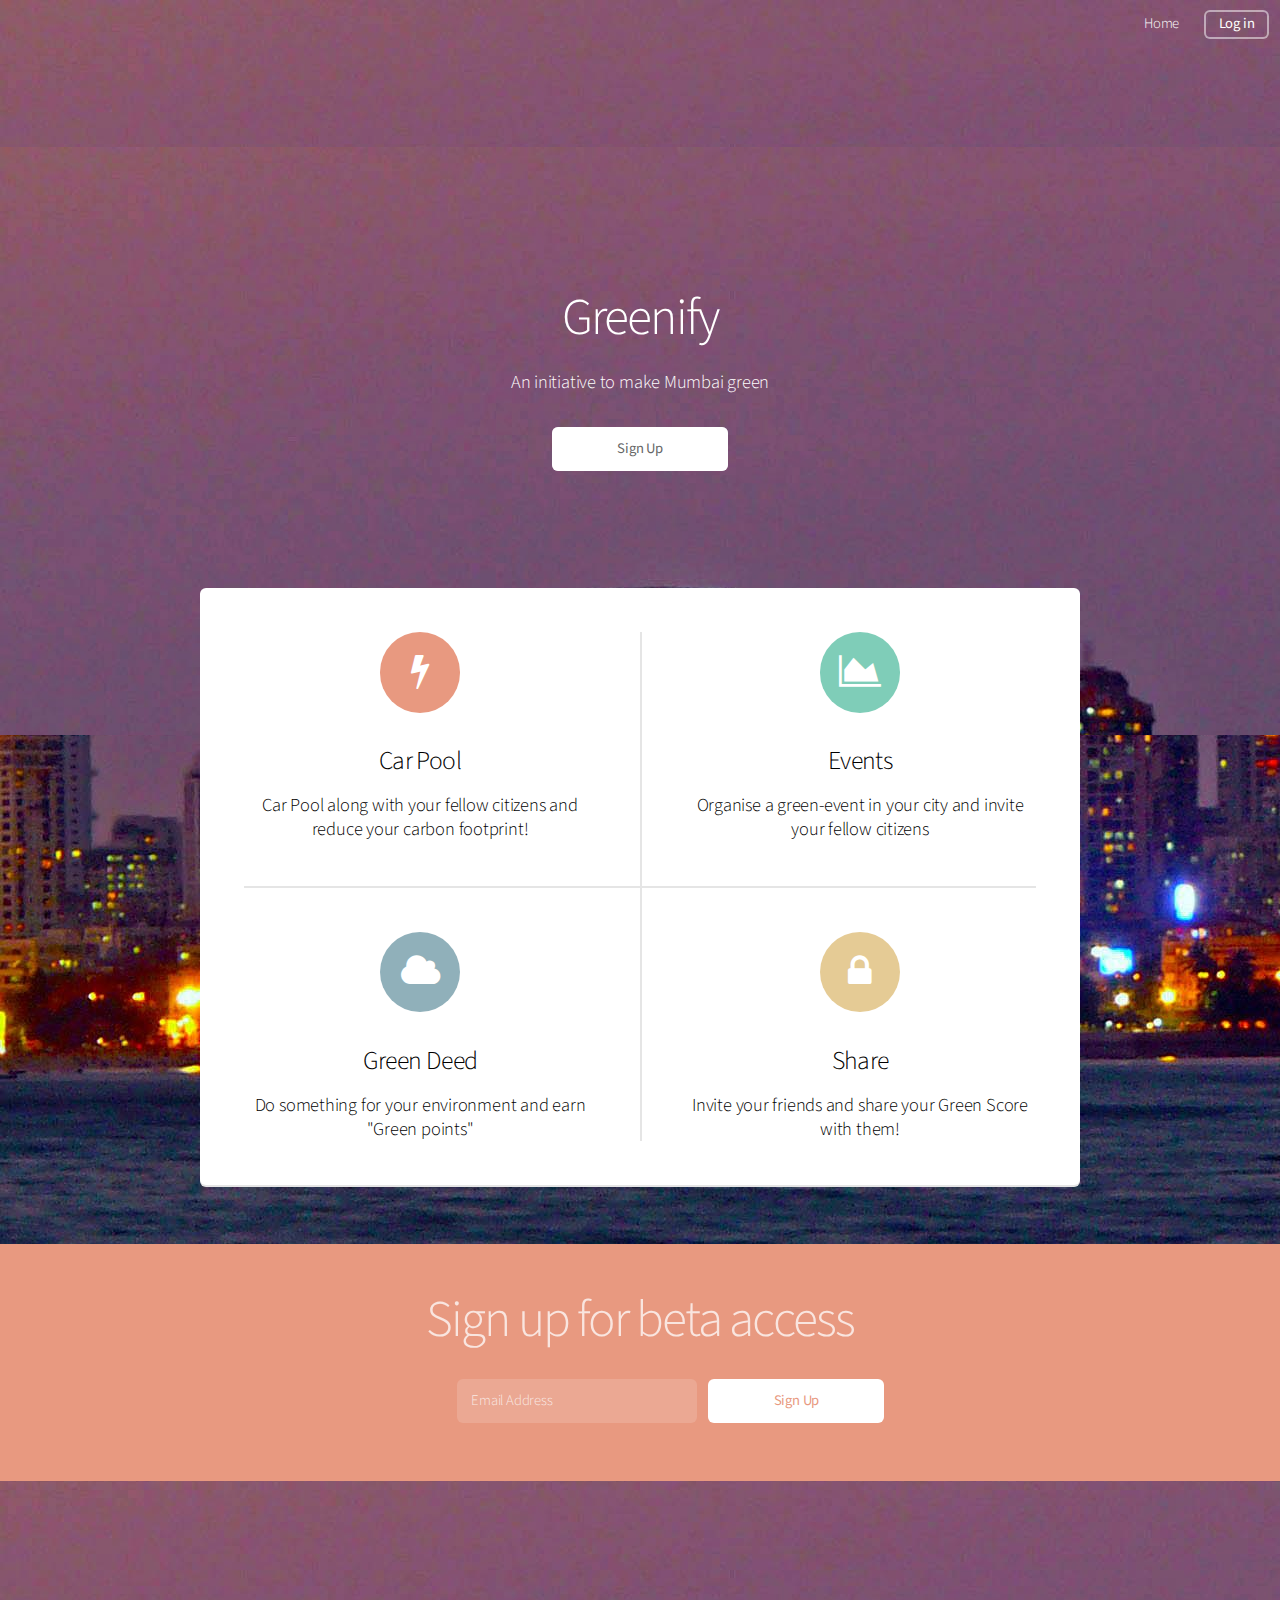
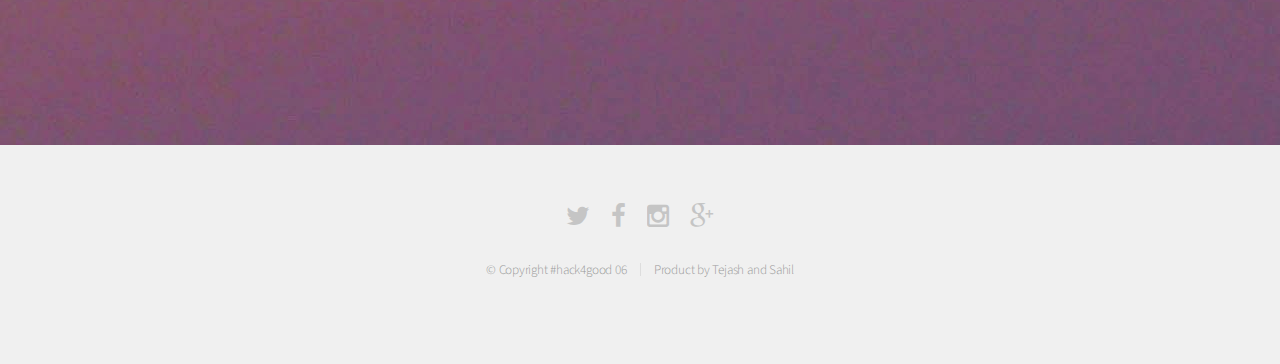
<file: war/index.html>
<!DOCTYPE HTML>
<!--
	Alpha by HTML5 UP
	html5up.net | @n33co
	Free for personal and commercial use under the CCA 3.0 license (html5up.net/license)
-->
<html>
	<head>
		<title>Greenify</title>
		<meta http-equiv="content-type" content="text/html; charset=utf-8" />
		<meta name="description" content="" />
		<meta name="keywords" content="" />
		<link rel="stylesheet" href="myStyles.css">
		<!--[if lte IE 8]><script src="css/ie/html5shiv.js"></script><![endif]-->
		<script src="js/jquery.min.js"></script>
		<script src="js/jquery.dropotron.min.js"></script>
		<script src="js/jquery.scrollgress.min.js"></script>
		<script src="js/skel.min.js"></script>
		<script src="js/skel-layers.min.js"></script>
		<script src="js/init.js"></script>
		<noscript>
			
			<link rel="stylesheet" href="css/skel.css" />
			<link rel="stylesheet" href="css/style.css" />
			<link rel="stylesheet" href="css/style-wide.css" />
		</noscript>
		<!--[if lte IE 8]><link rel="stylesheet" href="css/ie/v8.css" /><![endif]-->
	</head>
	<body class="landing">

		<!-- Header -->
			<header id="header" class="alt">
				<nav id="nav">
					<ul>
						<li><a href="index.html">Home</a></li>
						<li><a href="profile.html" class="button">Log in</a></li>
					</ul>
				</nav>
			</header>

		<!-- Banner -->
			<section id="banner">
			<div id ="banner">
				<h2>Greenify</h2>
				<p>An initiative to make Mumbai green</p>
				<ul class="actions">
					<li><a href="../RivendellCity/signUp.html" class="button special">Sign Up</a></li>
				</ul>
			</div>

		<!-- Main -->
			<section id="main" class="container">			
				<section class="box special features">
					<div class="features-row">
						<section>
							<span class="icon major fa-bolt accent2"></span>
							<h3 style="color: black">Car Pool</h3>
							<p style="color: black">Car Pool along with your fellow citizens and reduce your carbon footprint!</p>
						</section>
						<section>
							<span class="icon major fa-area-chart accent3"></span>
							<h3 style="color: black">Events</h3>
							<p style="color: black">Organise a green-event in your city and invite your fellow citizens</p>
						</section>
					</div>
					<div class="features-row">
						<section>
							<span class="icon major fa-cloud accent4"></span>
							<h3 style="color: black">Green Deed</h3>
							<p style="color: black">Do something for your environment and earn "Green points"</p>
						</section>
						<section>
							<span class="icon major fa-lock accent5"></span>
							<h3 style="color: black">Share</h3>
							<p style="color: black">Invite your friends and share your Green Score with them! </p>
						</section>
					</div>
				</section>
				</section>
			
		<!-- CTA -->
			<section id="cta">
				
				<h2>Sign up for beta access</h2>
				<p></p>
				
				<form>
					<div class="row uniform half collapse-at-2">
						<div class="8u">
							<input type="email" name="email" id="email" placeholder="Email Address" />
						</div>
						<div class="4u">
							<input type="submit" value="Sign Up" class="fit" />
						</div>
					</div>
				</form>
				
			</section>
			</section>
			
		<!-- Footer -->
			<footer id="footer">
				<ul class="icons">
					<li><a href="#" class="icon fa-twitter"><span class="label">Twitter</span></a></li>
					<li><a href="#" class="icon fa-facebook"><span class="label">Facebook</span></a></li>
					<li><a href="#" class="icon fa-instagram"><span class="label">Instagram</span></a></li>
					<li><a href="#" class="icon fa-google-plus"><span class="label">Google+</span></a></li>
				</ul>
				<ul class="copyright">
					<li>&copy; Copyright #hack4good 06</li><li class="pull right">Product by Tejash and Sahil</li>
				</ul>
			</footer>

			<div id="openModal" class="modalDialog">
	
	<div>
		<a href="#close" title="Close" class="close">X</a>
		<h2>Sign In</h2>
		<div class="col-md-5 col-md-offset-3">
                    <form class="form-horizontal">
					  <div class="form-group">
                        <label for="inputEmail" class="col-sm-5 control-label">Email</label>
						<div class="col-sm-10">
                          <input type="email" class="form-control" id="email1" name="email">
                        </div>
                      </div>
					  <div class="form-group">
                        <label for="inputPassword" class="col-sm-5 control-label">Password</label>
						<div class="col-sm-10">
                          <input type="password" class="form-control" id="password1" name="password">
                        </div>
						<br>
                      </div>
					  <div class="form-group">
						<div class="col-sm-10">
                           <button class="btn btn-success" id="login1">Log In</button>
                        </div>
                      </div>
					  </form>
					  </div>
		</div>
</div>
	</body>
	<script type="text/javascript">
	$('#login1').click(function() {
		var email = $('#email1').val();
		/* alert(email); */
		var pass = $('#password1').val();
		var data = '{"email":'+email+', "password":'+pass+'}';
		$.ajax({
			type: 		"post",
			url: 		"user",
			data: 		{actn:'login', data:data},

			success: 	function(data) {
			}, 
				window.location = "/profile.html";
            }
		}).complete(function(){  });
	});

	</script>
	
</html>
</file>
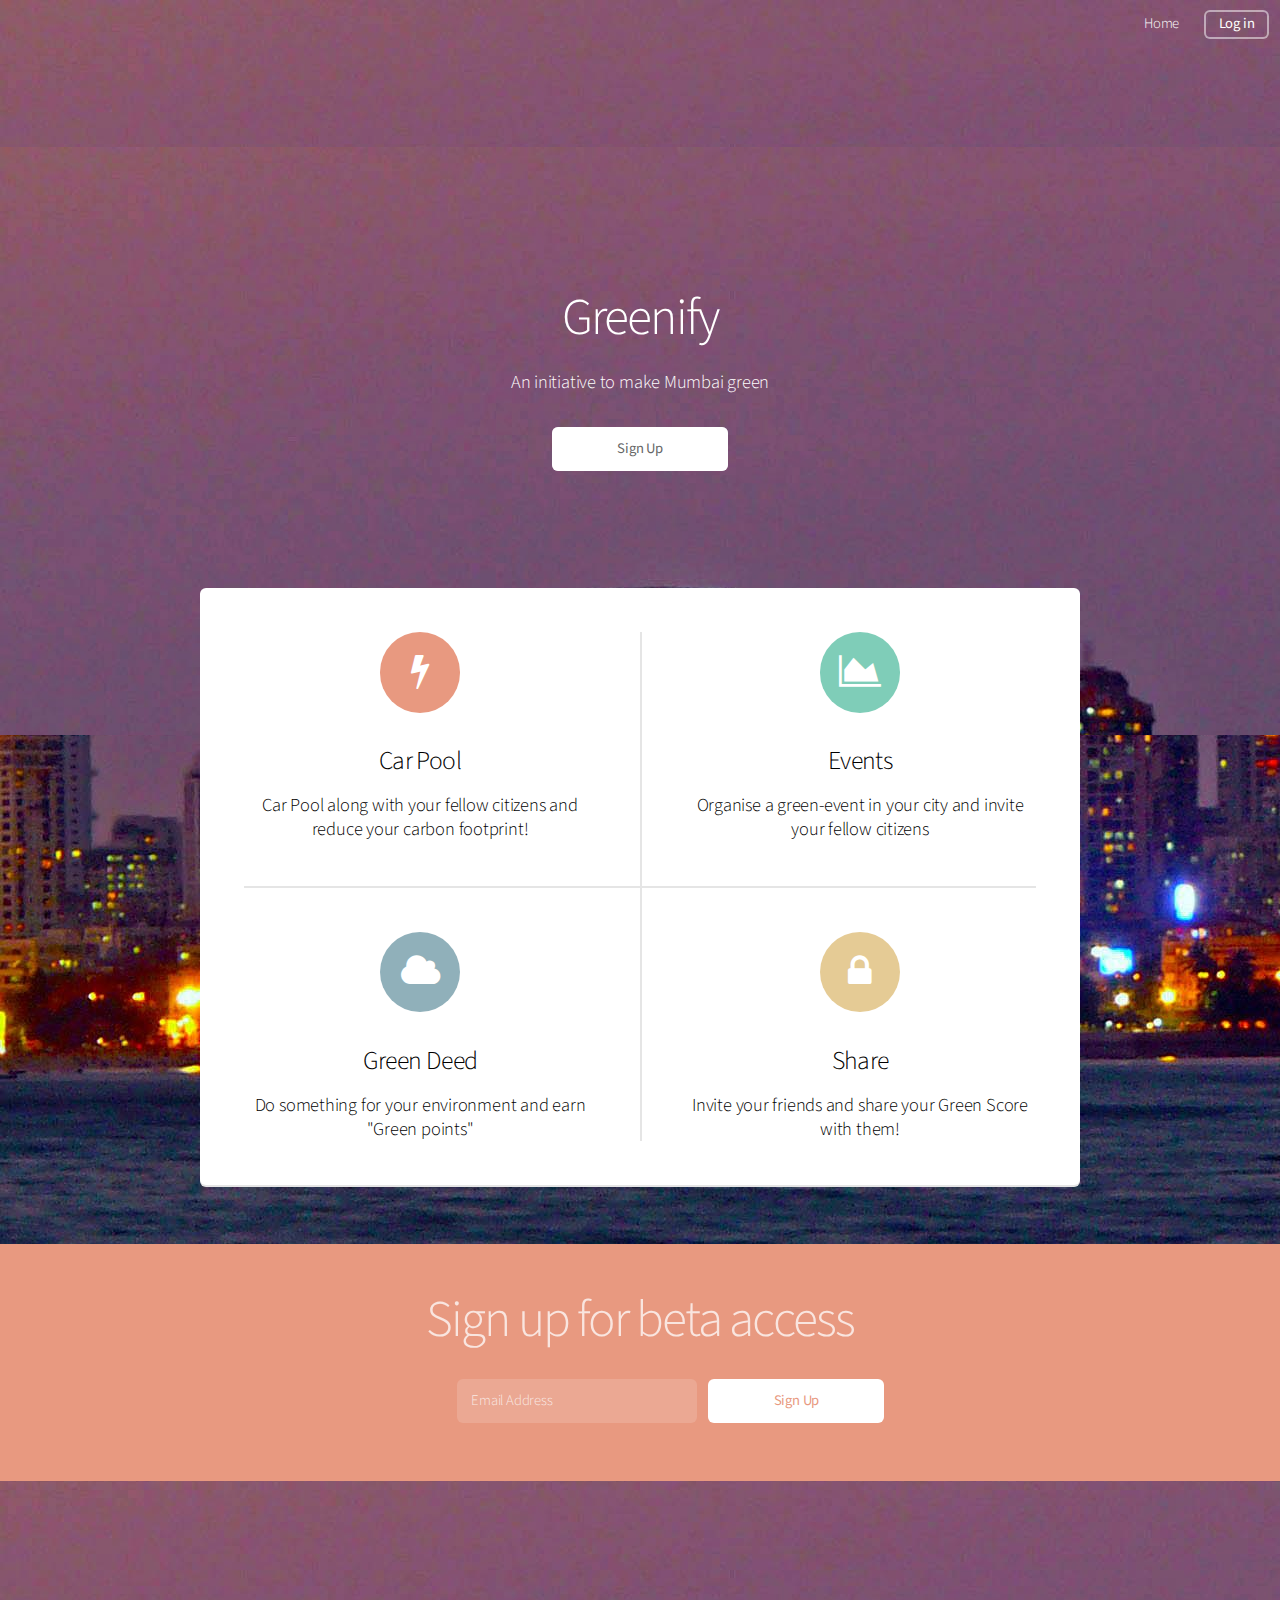
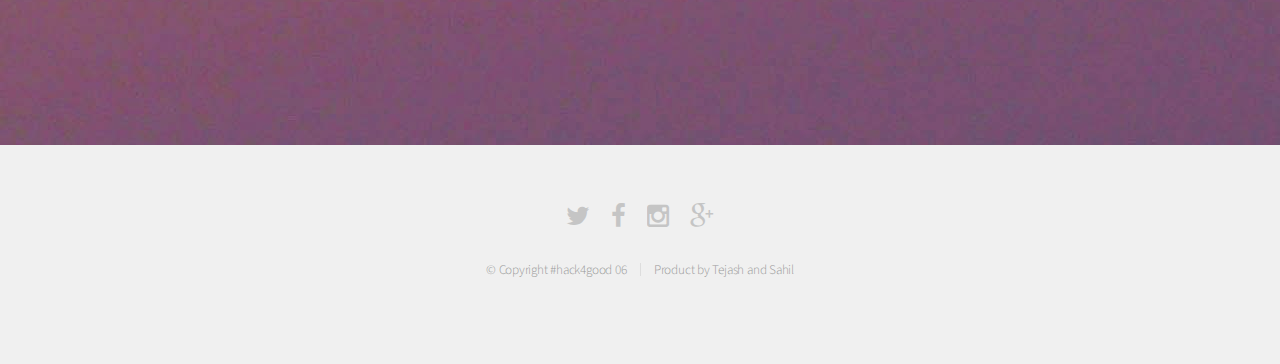
<file: war/bootstrap-3.1.1-dist/index.html>
<!DOCTYPE HTML>
<!--
	Alpha by HTML5 UP
	html5up.net | @n33co
	Free for personal and commercial use under the CCA 3.0 license (html5up.net/license)
-->
<html>
	<head>
		<title>Greenify</title>
		<meta http-equiv="content-type" content="text/html; charset=utf-8" />
		<meta name="description" content="" />
		<meta name="keywords" content="" />
		<link rel="stylesheet" href="myStyles.css">
		<!--[if lte IE 8]><script src="css/ie/html5shiv.js"></script><![endif]-->
		<script src="js/jquery.min.js"></script>
		<script src="js/jquery.dropotron.min.js"></script>
		<script src="js/jquery.scrollgress.min.js"></script>
		<script src="js/skel.min.js"></script>
		<script src="js/skel-layers.min.js"></script>
		<script src="js/init.js"></script>
		<noscript>
			
			<link rel="stylesheet" href="css/skel.css" />
			<link rel="stylesheet" href="css/style.css" />
			<link rel="stylesheet" href="css/style-wide.css" />
		</noscript>
		<!--[if lte IE 8]><link rel="stylesheet" href="css/ie/v8.css" /><![endif]-->
	</head>
	<body class="landing">

		<!-- Header -->
			<header id="header" class="alt">
				<nav id="nav">
					<ul>
						<li><a href="index.html">Home</a></li>
						<li><a href="#openModal" class="button">Log in</a></li>
					</ul>
				</nav>
			</header>

		<!-- Banner -->
			<section id="banner">
			<div id ="banner">
				<h2>Greenify</h2>
				<p>An initiative to make Mumbai green</p>
				<ul class="actions">
					<li><a href="../RivendellCity/signUp.html" class="button special">Sign Up</a></li>
				</ul>
			</div>

		<!-- Main -->
			<section id="main" class="container">			
				<section class="box special features">
					<div class="features-row">
						<section>
							<span class="icon major fa-bolt accent2"></span>
							<h3 style="color: black">Car Pool</h3>
							<p style="color: black">Car Pool along with your fellow citizens and reduce your carbon footprint!</p>
						</section>
						<section>
							<span class="icon major fa-area-chart accent3"></span>
							<h3 style="color: black">Events</h3>
							<p style="color: black">Organise a green-event in your city and invite your fellow citizens</p>
						</section>
					</div>
					<div class="features-row">
						<section>
							<span class="icon major fa-cloud accent4"></span>
							<h3 style="color: black">Green Deed</h3>
							<p style="color: black">Do something for your environment and earn "Green points"</p>
						</section>
						<section>
							<span class="icon major fa-lock accent5"></span>
							<h3 style="color: black">Share</h3>
							<p style="color: black">Invite your friends and share your Green Score with them! </p>
						</section>
					</div>
				</section>
				</section>
			
		<!-- CTA -->
			<section id="cta">
				
				<h2>Sign up for beta access</h2>
				<p></p>
				
				<form>
					<div class="row uniform half collapse-at-2">
						<div class="8u">
							<input type="email" name="email" id="email" placeholder="Email Address" />
						</div>
						<div class="4u">
							<input type="submit" value="Sign Up" class="fit" />
						</div>
					</div>
				</form>
				
			</section>
			</section>
			
		<!-- Footer -->
			<footer id="footer">
				<ul class="icons">
					<li><a href="#" class="icon fa-twitter"><span class="label">Twitter</span></a></li>
					<li><a href="#" class="icon fa-facebook"><span class="label">Facebook</span></a></li>
					<li><a href="#" class="icon fa-instagram"><span class="label">Instagram</span></a></li>
					<li><a href="#" class="icon fa-google-plus"><span class="label">Google+</span></a></li>
				</ul>
				<ul class="copyright">
					<li>&copy; Copyright #hack4good 06</li><li class="pull right">Product by Tejash and Sahil</li>
				</ul>
			</footer>

			<div id="openModal" class="modalDialog">
	
	<div>
		<a href="#close" title="Close" class="close">X</a>
		<h2>Sign In</h2>
		<div class="col-md-5 col-md-offset-3">
                    <form class="form-horizontal" role="form" action="signIn" method="post">
					  <div class="form-group">
                        <label for="inputEmail" class="col-sm-5 control-label">Email</label>
						<div class="col-sm-10">
                          <input type="email" class="form-control" id="email" name="email">
                        </div>
                      </div>
					  <div class="form-group">
                        <label for="inputPassword" class="col-sm-5 control-label">Password</label>
						<div class="col-sm-10">
                          <input type="password" class="form-control" id="password" name="password">
                        </div>
						<br>
                      </div>
					  <div class="form-group">
						<div class="col-sm-10">
                           <a class="btn btn-success" href="../RivendellCity/profile.html">Log In</a>
                        </div>
                      </div>
					  </form>
					  </div>
		</div>
</div>
	</body>
</html>
</file>
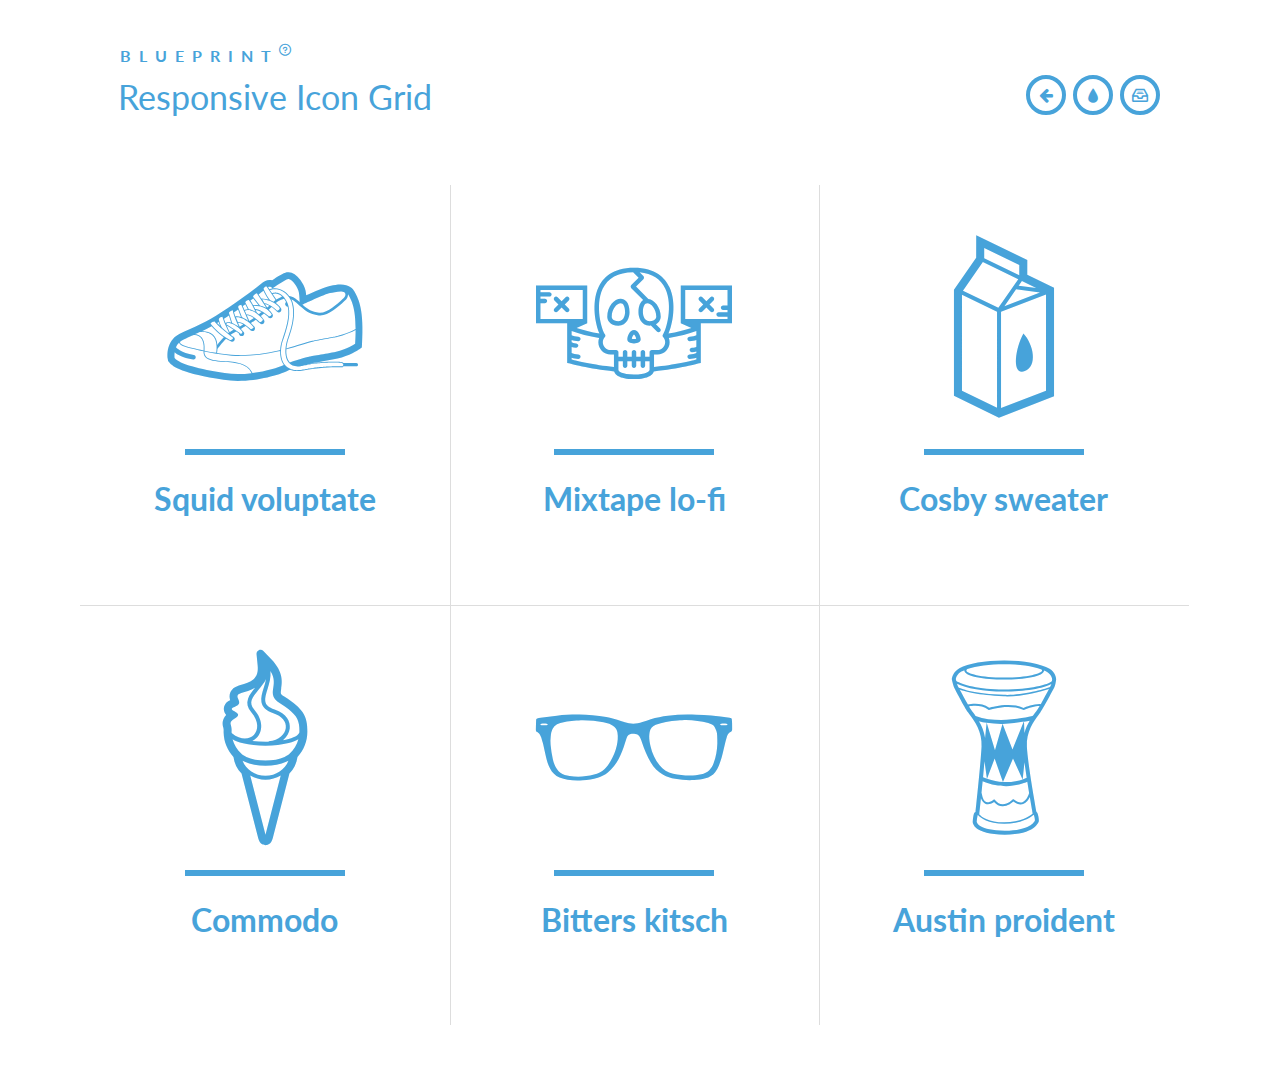
<file: war/ResponsiveIconGrid/index.html>
<!DOCTYPE html>
<html lang="en" class="no-js">
	<head>
		<meta charset="UTF-8" />
		<meta http-equiv="X-UA-Compatible" content="IE=edge,chrome=1"> 
		<meta name="viewport" content="width=device-width, initial-scale=1.0"> 
		<title>Blueprint: Responsive Icon Grid</title>
		<meta name="description" content="Blueprint: Responsive Icon Grid" />
		<meta name="keywords" content="icon grid, hover, responsive, portfolio, template" />
		<meta name="author" content="Codrops" />
		<link rel="shortcut icon" href="../favicon.ico">
		<link rel="stylesheet" type="text/css" href="css/default.css" />
		<link rel="stylesheet" type="text/css" href="css/component.css" />
		<script src="js/modernizr.custom.js"></script>
	</head>
	<body>
		<div class="container">
			<header class="clearfix">
				<span>Blueprint <span class="bp-icon bp-icon-about" data-content="The Blueprints are a collection of basic and minimal website concepts, components, plugins and layouts with minimal style for easy adaption and usage, or simply for inspiration."></span></span>
				<h1>Responsive Icon Grid</h1>
				<nav>
					<a href="http://tympanus.net/Blueprints/ViewModeSwitch/" class="bp-icon bp-icon-prev" data-info="previous Blueprint"><span>Previous Blueprint</span></a>
					<!--a href="" class="bp-icon bp-icon-next" data-info="next Blueprint"><span>Next Blueprint</span></a-->
					<a href="http://tympanus.net/codrops/?p=15657" class="bp-icon bp-icon-drop" data-info="back to the Codrops article"><span>back to the Codrops article</span></a>
					<a href="http://tympanus.net/codrops/category/blueprints/" class="bp-icon bp-icon-archive" data-info="Blueprints archive"><span>Go to the archive</span></a>
				</nav>
			</header>	
			<div class="main">
				<ul class="cbp-ig-grid">
					<li>
						<a href="#">
							<span class="cbp-ig-icon cbp-ig-icon-shoe"></span>
							<h3 class="cbp-ig-title">Squid voluptate</h3>
							<span class="cbp-ig-category">Fashion</span>
						</a>
					</li>
					<li>
						<a href="#">
							<span class="cbp-ig-icon cbp-ig-icon-ribbon"></span>
							<h3 class="cbp-ig-title">Mixtape lo-fi</h3>
							<span class="cbp-ig-category">Design</span>
						</a>
					</li>
					<li>
						<a href="#">
							<span class="cbp-ig-icon cbp-ig-icon-milk"></span>
							<h3 class="cbp-ig-title">Cosby sweater</h3>
							<span class="cbp-ig-category">Lifestyle</span>
						</a>
					</li>
					<li>
						<a href="#">
							<span class="cbp-ig-icon cbp-ig-icon-whippy"></span>
							<h3 class="cbp-ig-title">Commodo</h3>
							<span class="cbp-ig-category">Food</span>
						</a>
					</li>
					<li>
						<a href="#">
							<span class="cbp-ig-icon cbp-ig-icon-spectacles"></span>
							<h3 class="cbp-ig-title">Bitters kitsch</h3>
							<span class="cbp-ig-category">Gadgets</span>
						</a>
					</li>
					<li>
						<a href="#">
							<span class="cbp-ig-icon cbp-ig-icon-doumbek"></span>
							<h3 class="cbp-ig-title">Austin proident</h3>
							<span class="cbp-ig-category">Music</span>
						</a>
					</li>
				</ul>
			</div>
		</div>
	</body>
</html>
</file>
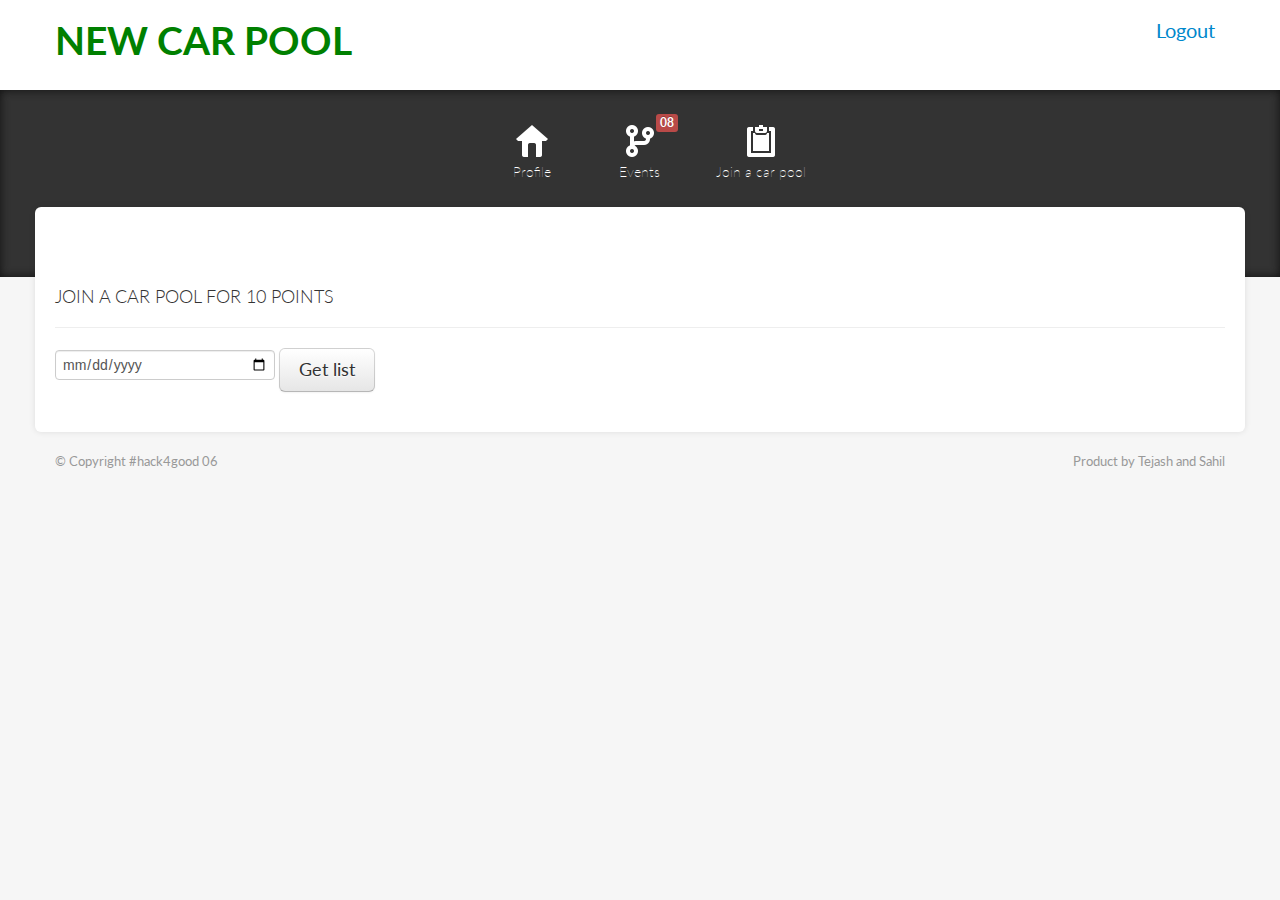
<file: war/carPoolJoin.html>
<!DOCTYPE html>
<html>
  <head>
    <meta charset="utf8">
    <meta http-equiv="X-UA-Compatible" content="IE=edge, chrome=1">
    <meta name="description" content="description of your site">
    <meta name="author" content="author of the site">
    <title>Greenify Mumbai - New Car Pool</title>
	<link rel="icon" type="image/png" href="./img/favicon.jpg">
    <link rel="stylesheet" href="css/bootstrap.css">
    <link rel="stylesheet" href="css/bootstrap-responsive.css">
    <link rel="stylesheet" href="http://fonts.googleapis.com/css?family=Lato:100,300,400,700,900,100italic,300italic,400italic,700italic,900italic">
    <link rel="stylesheet" href="css/styles.css">
  </head>
  <body>
  <div id="in-nav" style="height:80px">
      <div class="container">
        <div class="row">
          <div class="span12">
            <ul class="pull-right">
              <li style="font-size:20px"><a href="../html5up-alpha/index.html"><span class="glyphicon glyphicon-log-out"></span>&nbsp;Logout</a></li>
            </ul>
              <h1 class="namePlate" style="color:green"><strong>New Car Pool</strong></h1></a>
          </div>
        </div>
      </div>
    </div>
    <div id="in-sub-nav">
      <div class="container">
        <div class="row">
          <div class="span12">
            <ul>
              <li><a href="profile.html"><i class="batch home"></i><br>Profile</a></li>
              <li><span class="label label-important pull-right">08</span><a href="events.html"><i class="batch stream"></i><br>Events</a></li>
              <!-- <li><span class="label label-important pull-right">04</span><a href="messages.html"><i class="batch plane"></i><br>Messages</a></li> -->
              <li><a href="carPoolJoin.html"><i class="batch forms"></i><br>Join a car pool</a></li>
              <!-- <li><a href="users.html"><i class="batch users"></i><br>Users</a></li> -->
            </ul>
          </div>
        </div>
      </div>
    </div>
    <div class="page">
      <div class="page-container">
<div class="container">
  <div class="row">
    <div class="span12 header">
      <h4>Join a car pool for 10 points</h4>
    </div>
    <div class="span12">
		<input type="date" id="date1" placeholder="dd:mm:yyyy" name="requiredDate">
		<div class="btn btn-large" id="get_pool_list" value="Send">Get list</div>
    </div>
  </div>
  <div class="row">
  	<div class="span12">
  		<table id="list22" class="table table-striped sorted">	
  			
  			
  		</table>
  	</div>
  </div>
</div>
      </div>
    </div>
    <footer>
      <div class="container">
        <div class="row">
          <div class="span12">
            <p class="pull-right">Product by Tejash and Sahil</p>
            <p>&copy; Copyright #hack4good 06</p>
          </div>
        </div>
      </div>
    </footer>
  </body>
  <script src="jquery-2.1.0.min.js"></script>
  
  <script type="text/javascript">
  
  $('#list22').delegate('.req', 'click', function() {
				var var1 = $(this).attr("tripid");
				var var2 = $(this).attr("driverid");
				var data = '{driverid:'+var1+',tripid:'+var2+'}'
				$.ajax({
					  type: "post",
					  url: "request",
					  data: 		{actn:'create', data:data},
					  mimeType: 'application/json',
					  success: 	function(data) {}, 
					  
				  	}).complete(function(){  });

	});
  
  $('#get_pool_list').click(function() {
	  var date = $('#date1').val(); 
	  var res = date.split(":"); 
	  var day = res[0];
	  var month = res[1];
	  var year = res[2];
		var data = "{\"day\":\""+day+"\",\"month\":\""+month+"\",\"year\":\""+year+"\",\"hour\":\"00\",\"min\":\"00\",\"sec\":\"00\"}";
		$.ajax({
			type: 		"post",
			url: 		"trip",
			data: 		{actn:'get', data:data},
	        mimeType: 'application/json',
			success: 	function(data) {
							}, 
			statusCode : {
                200 : function(data, textStatus, jqXHR) {
					alert("200: " + data)
					var table = "<tr><th>Date</th><th>Origin</th><th>Destination</th><th>Ask</th><th></th></tr>";
					$('#list22').append(table);
					$.each(data, function(k,v) {
						/* <tr><td></td></tr> */
						alert("data of 0 "+data[0].tripid);
						var i = 0;
						  $.each(this, function(k, v) {						    
							  var ti = new String();
							  var di = new String();
								  ti =data[i].tripid;
								  di = data[i].driverid;
														  
						    $('#list22').append('<tr><td>'+data[i].time+'</td><td>'+data[i].origin_string+'</td><td>'+data[i].destination_string+'</td><td><a href="#" class="req" tripid='+ti+' driverid='+di+'>Request driver for a ride</a></td></tr>')
						    i = i+1;
						  });
						});
                }

            },
			
		}).complete(function(){  });
	});
  </script>
</html>
</file>
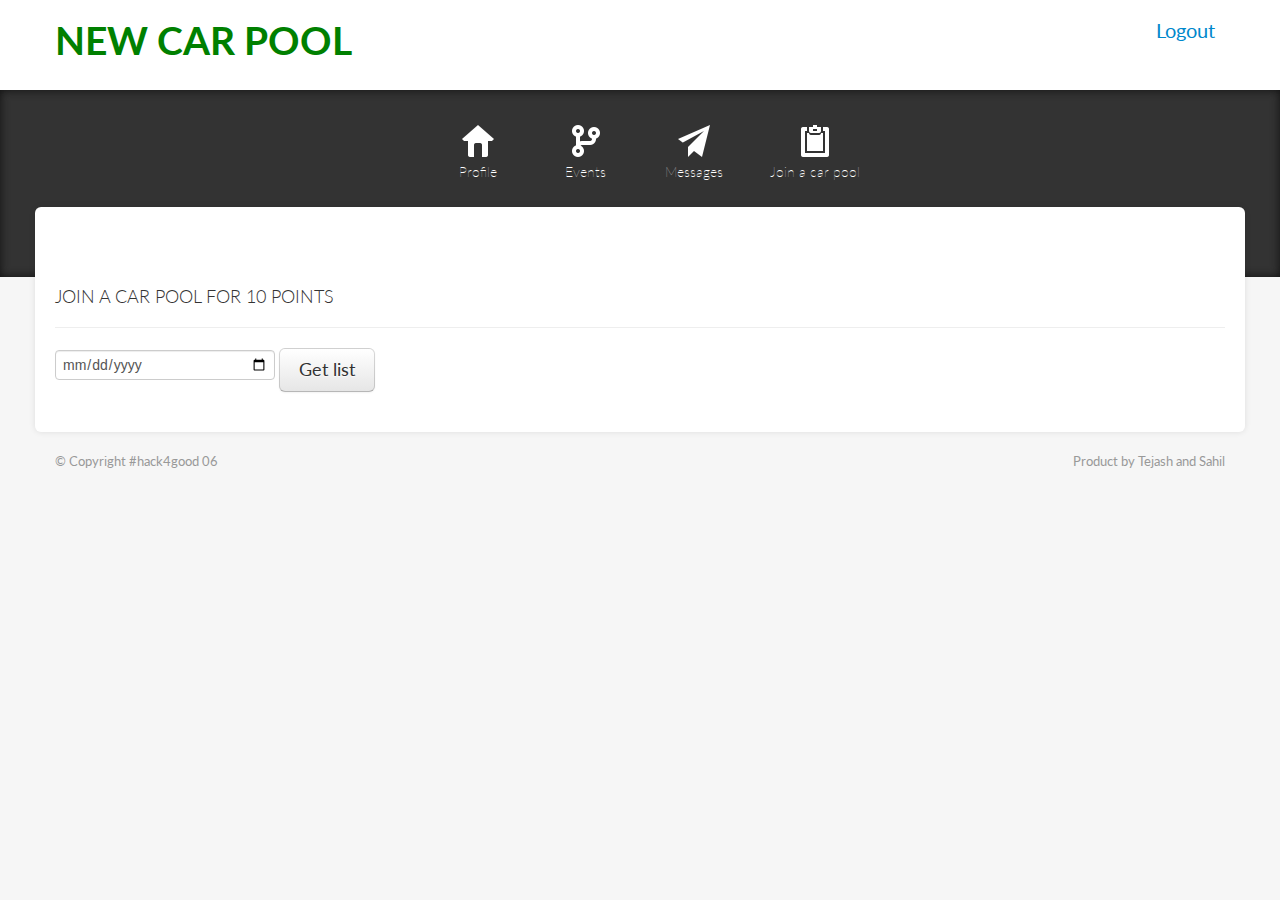
<file: war/carPoolJoin1.html>
<!DOCTYPE html>
<html>
  <head>
    <meta charset="utf8">
    <meta http-equiv="X-UA-Compatible" content="IE=edge, chrome=1">
    <meta name="description" content="description of your site">
    <meta name="author" content="author of the site">
    <title>Rivendell - New Car Pool</title>
	<link rel="icon" type="image/png" href="./img/favicon.jpg">
    <link rel="stylesheet" href="css/bootstrap.css">
    <link rel="stylesheet" href="css/bootstrap-responsive.css">
    <link rel="stylesheet" href="http://fonts.googleapis.com/css?family=Lato:100,300,400,700,900,100italic,300italic,400italic,700italic,900italic">
    <link rel="stylesheet" href="css/styles.css">
  </head>
  <body>
  <div id="in-nav" style="height:80px">
      <div class="container">
        <div class="row">
          <div class="span12">
            <ul class="pull-right">
              <li style="font-size:20px"><a href="index.html"><span class="glyphicon glyphicon-log-out"></span>&nbsp;Logout</a></li>
            </ul>
              <h1 class="namePlate" style="color:green"><strong>New Car Pool</strong></h1></a>
          </div>
        </div>
      </div>
    </div>
    <div id="in-sub-nav">
      <div class="container">
        <div class="row">
          <div class="span12">
            <ul>
              <li><a href="profile.html"><i class="batch home"></i><br>Profile</a></li>
              <li><span class="label label-important pull-right"></span><a href="events.html"><i class="batch stream"></i><br>Events</a></li>
              <li><span class="label label-important pull-right"></span><a href="messages.html"><i class="batch plane"></i><br>Messages</a></li>
              <li><a href="carPoolJoin.html"><i class="batch forms"></i><br>Join a car pool</a></li>
              <!-- <li><a href="users.html"><i class="batch users"></i><br>Users</a></li> -->
            </ul>
          </div>
        </div>
      </div>
    </div>
    <div class="page">
      <div class="page-container">
<div class="container">
  <div class="row">
    <div class="span12 header">
      <h4>Join a car pool for 10 points</h4>
    </div>
    <div class="span12">
		<input type="date" id="date1" placeholder="dd:mm:yyyy" name="requiredDate">
		<div class="btn btn-large" id="get_pool_list" value="Send">Get list</div>
    </div>
  </div>
  <div class="row">
  	<div class="span12">
  		<table id="list22" class="table table-striped sorted">	
  			
  			
  		</table>
  	</div>
  </div>
</div>
      </div>
    </div>
    <footer>
      <div class="container">
        <div class="row">
          <div class="span12">
            <p class="pull-right">Product by Tejash and Sahil</p>
            <p>&copy; Copyright #hack4good 06</p>
          </div>
        </div>
      </div>
    </footer>
  </body>
  <script src="jquery-2.1.0.min.js"></script>
  
  <script type="text/javascript">
  
  $('#list22').delegate('.req', 'click', function() {
				var var1 = $(this).attr("tripid");
				var var2 = $(this).attr("driverid");
				var data = '{driverid:'+var1+',tripid:'+var2+'}'
				$.ajax({
					  type: "post",
					  url: "request",
					  data: 		{actn:'create', data:data},
					  mimeType: 'application/json',
					  success: 	function(data) {}, 
					  
				  	}).complete(function(){  });

	});
  
  $('#get_pool_list').click(function() {
	  var date = $('#date1').val(); 
	  var res = date.split(":"); 
	  var day = res[0];
	  var month = res[1];
	  var year = res[2];
		var data = "{\"day\":\""+day+"\",\"month\":\""+month+"\",\"year\":\""+year+"\",\"hour\":\"00\",\"min\":\"00\",\"sec\":\"00\"}";
		$.ajax({
			type: 		"post",
			url: 		"trip",
			data: 		{actn:'get', data:data},
	        mimeType: 'application/json',
			success: 	function(data) {
							}, 
			statusCode : {
                200 : function(data, textStatus, jqXHR) {
					alert("200: " + data)
					var table = "<tr><th>Date</th><th>Origin</th><th>Destination</th><th>Ask</th><th></th></tr>";
					$('#list22').append(table);
					$.each(data, function(k,v) {
						/* <tr><td></td></tr> */
						alert("data of 0 "+data[0].tripid);
						var i = 0;
						  $.each(this, function(k, v) {						    
							  var ti = new String();
							  var di = new String();
								  ti =data[i].tripid;
								  di = data[i].driverid;
														  
						    $('#list22').append('<tr><td>'+data[i].time+'</td><td>'+data[i].origin_string+'</td><td>'+data[i].destination_string+'</td><td><a href="#" class="req" tripid='+ti+' driverid='+di+'>Request driver for a ride</a></td></tr>')
						    i = i+1;
						  });
						});
                }

            },
			
		}).complete(function(){  });
	});
  </script>
</html>
</file>
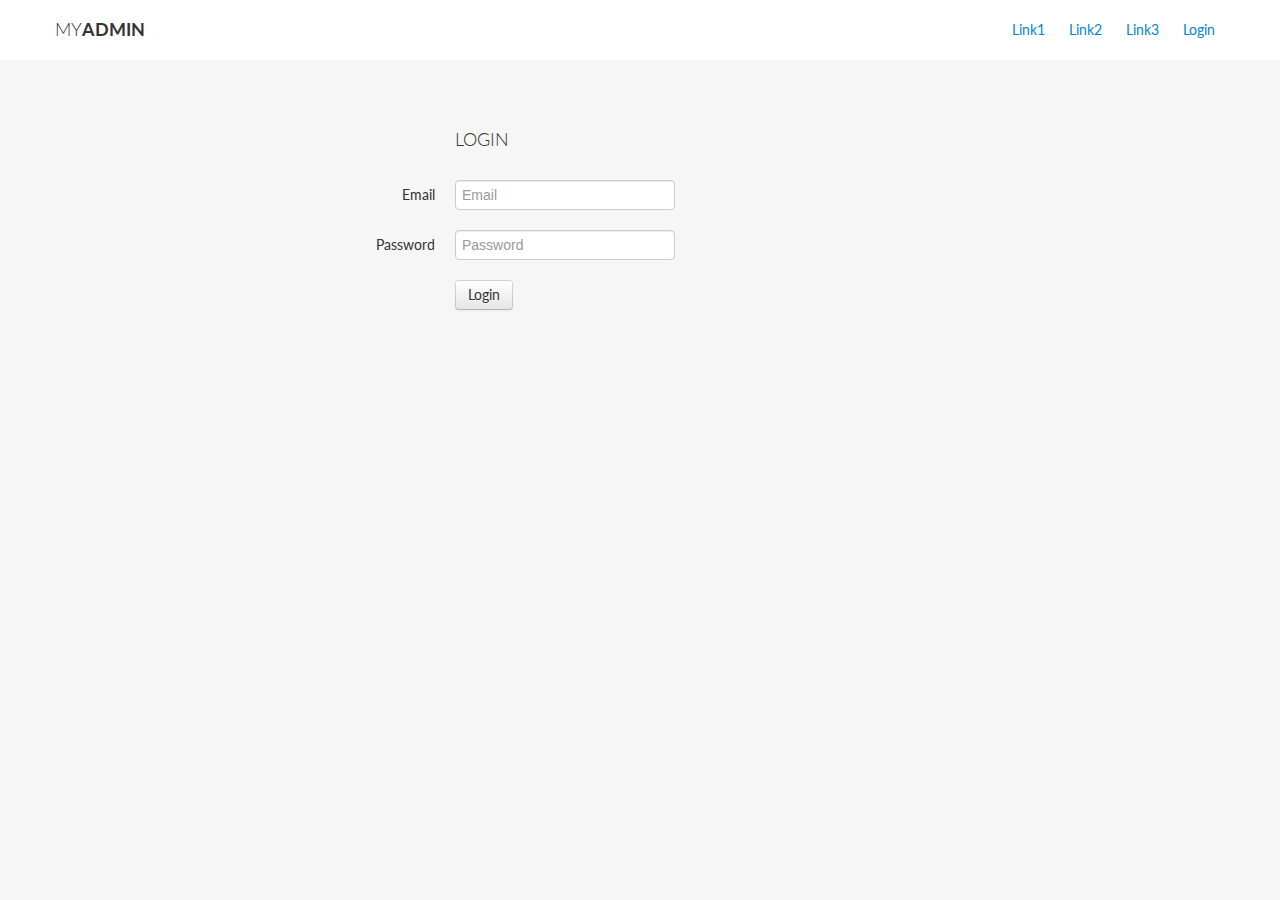
<file: war/login.html>
<!DOCTYPE html>
<html>
  <head>
    <meta charset="utf8">
    <meta http-equiv="X-UA-Compatible" content="IE=edge, chrome=1">
    <meta name="description" content="description of your site">
    <meta name="author" content="author of the site">
    <title>IndustryApp Template</title>
    <link rel="stylesheet" href="css/bootstrap.css">
    <link rel="stylesheet" href="css/bootstrap-responsive.css">
    <link rel="stylesheet" href="http://fonts.googleapis.com/css?family=Lato:100,300,400,700,900,100italic,300italic,400italic,700italic,900italic">
    <link rel="stylesheet" href="css/styles.css">
    <link rel="stylesheet" href="css/toastr.css">
    <link rel="stylesheet" href="css/fullcalendar.css">
    <script src="http://ajax.googleapis.com/ajax/libs/jquery/1.8.3/jquery.min.js"></script>
    <script src="js/bootstrap.js"></script>
    <script src="js/jquery.knob.js"></script>
    <script src="http://d3js.org/d3.v3.min.js"></script>
    <script src="js/jquery.sparkline.min.js"></script>
    <script src="js/toastr.js"></script>
    <script src="js/jquery.tablesorter.min.js"></script>
    <script src="js/jquery.peity.min.js"></script>
    <script src="js/fullcalendar.min.js"></script>
    <script src="js/gcal.js"></script>
    <script src="js/setup.js"></script>
  </head>
  <body>
    <div id="in-nav">
      <div class="container">
        <div class="row">
          <div class="span12">
            <ul class="pull-right">
              <li><a href="#">Link1</a></li>
              <li><a href="#">Link2</a></li>
              <li><a href="#">Link3</a></li>
              <li><a href="login.html">Login</a></li>
            </ul><a id="logo" href="index.html">
              <h4>My<strong>Admin</strong></h4></a>
          </div>
        </div>
      </div>
    </div>
<div class="container">
  <div class="row">
    <div class="span6 offset2">
      <div class="login">
        <form class="form-horizontal">
          <div class="control-group">
            <div class="controls">
              <h4>Login</h4>
            </div>
          </div>
          <div class="control-group">
            <label for="inputEmail" class="control-label">Email </label>
            <div class="controls">
              <input id="inputEmail" type="text" placeholder="Email"/>
            </div>
          </div>
          <div class="control-group">
            <label for="inputPassword" class="control-label">Password </label>
            <div class="controls">
              <input id="inputPassword" type="password" placeholder="Password"/>
            </div>
          </div>
          <div class="control-group"> 
            <div class="controls"><a href="index.html" class="btn">Login</a></div>
          </div>
        </form>
      </div>
    </div>
  </div>
</div>
  </body><script>protocol = window.location.protocol === 'http:' ? 'ws://' : 'wss://'; address = protocol + window.location.host + window.location.pathname + '/ws'; socket = new WebSocket(address);
socket.onmessage = function(msg) { msg.data == 'reload' && window.location.reload() }</script>
</html>
</file>
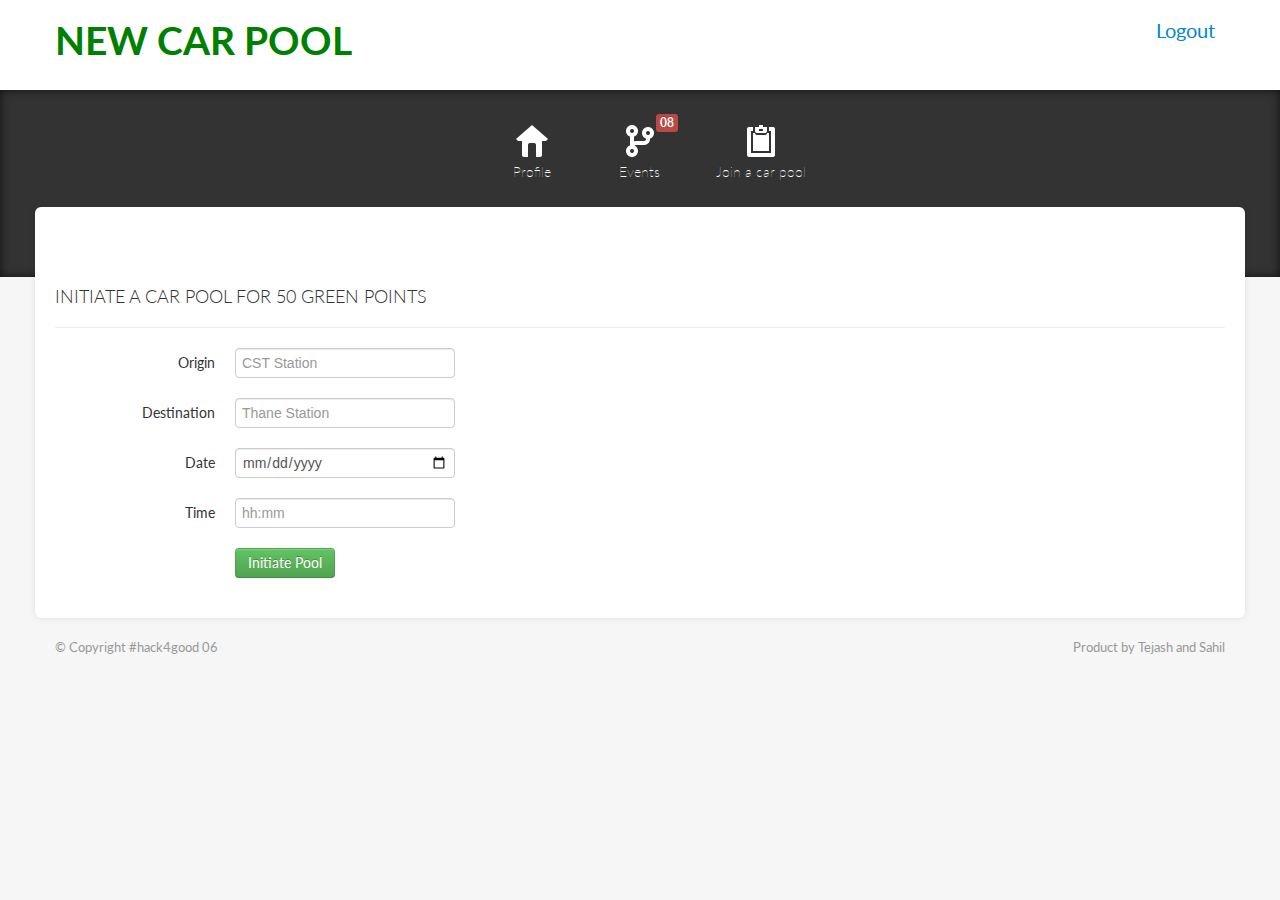
<file: war/newCarPool.html>
<!DOCTYPE html>
<html>
  <head>
    <meta charset="utf8">
    <meta http-equiv="X-UA-Compatible" content="IE=edge, chrome=1">
    <meta name="description" content="description of your site">
    <meta name="author" content="author of the site">
    <title>Greenify Mumbai - New Car Pool</title>
	<link rel="icon" type="image/png" href="./img/favicon.jpg">
    <link rel="stylesheet" href="css/bootstrap.css">
    <link rel="stylesheet" href="css/bootstrap-responsive.css">
    <link rel="stylesheet" href="http://fonts.googleapis.com/css?family=Lato:100,300,400,700,900,100italic,300italic,400italic,700italic,900italic">
    <link rel="stylesheet" href="css/styles.css">
  </head>
  <body>
  <div id="in-nav" style="height:80px">
      <div class="container">
        <div class="row">
          <div class="span12">
            <ul class="pull-right">
              <li style="font-size:20px"><a href="../html5up-alpha/index.html"><span class="glyphicon glyphicon-log-out"></span>&nbsp;Logout</a></li>
            </ul>
              <h1 class="namePlate" style="color:green"><strong>New Car Pool</strong></h1></a>
          </div>
        </div>
      </div>
    </div>
    <div id="in-sub-nav">
      <div class="container">
        <div class="row">
          <div class="span12">
            <ul>
              <li><a href="profile.html"><i class="batch home"></i><br>Profile</a></li>
              <li><span class="label label-important pull-right">08</span><a href="events.html"><i class="batch stream"></i><br>Events</a></li>
              <!-- <li><span class="label label-important pull-right">04</span><a href="messages.html"><i class="batch plane"></i><br>Messages</a></li> -->
              <li><a href="carPoolJoin.html"><i class="batch forms"></i><br>Join a car pool</a></li>
              <!-- <li><a href="users.html"><i class="batch users"></i><br>Users</a></li> -->
            </ul>
          </div>
        </div>
      </div>
    </div>
    <div class="page">
      <div class="page-container">
<div class="container">
  <div class="row">
    <div class="span12 header">
      <h4>Initiate a car pool for 50 green points</h4>
    </div>
    <div class="span12">
      <form class="form-horizontal">
        <div class="control-group">
          <label for="inputOrigin" class="control-label">Origin </label>
          <div class="controls">
            <input id="inputOrigin" type="text" placeholder="CST Station"/>
          </div>
        </div>
        <div class="control-group">
          <label for="inputDestination" class="control-label">Destination </label>
          <div class="controls">
            <input id="inputDestination" type="text" placeholder="Thane Station"/>
          </div>
        </div>
		 <div class="control-group">
          <label for="inputDate" class="control-label">Date</label>
          <div class="controls">
            <input id="inputDate" type="date" placeholder="dd:mm:yy"/>
          </div>
        </div>
        <div class="control-group">
          <label for="inputTime" class="control-label">Time </label>
          <div class="controls">
            <input id="inputTime" type="text" placeholder="hh:mm"/>
          </div>
        </div>
        <div class="control-group"> 
          <div class="controls">
            <div id="create_trip" class="btn btn-success">Initiate Pool</div>
          </div>
        </div>
      </form>
    </div>
    
  </div>
</div>
      </div>
    </div>
    <footer>
      <div class="container">
        <div class="row">
          <div class="span12">
            <p class="pull-right">Product by Tejash and Sahil</p>
            <p>&copy; Copyright #hack4good 06</p>
          </div>
        </div>
      </div>
    </footer>
  </body>
  <script src="jquery-2.1.0.min.js"></script>
  
  <script type="text/javascript">
  $('#create_trip').click(function() { 
	  var origin = $('#inputOrigin').val();
	  var destination = $('#inputDestination').val();
	  var date = $('#inputDate').val(); 
	  var res = date.split(":"); 
	  var day = res[0];
	  var month = res[1];
	  var year = res[2];
/* 	  alert(day+month+year);
 */	  var time = $('#inputTime').val(); 
	  res = time.split(":"); 
	  var hour = res[0];
	  var min = res[1];
	/*   alert(hour+min); */
	  var data = "{\"origin\":\"19.0782254,72.9073242,"+origin+"\", \"destination\":\"19.022393,72.855665,"+destination+"\",\"day\":\""+day+"\",\"month\":\""+month+"\",\"year\":\""+year+"\",\"hour\":\""+hour+"\",\"min\":\""+min+"\",\"sec\":\"00\"}";
/* 	  alert(data);
 */		$.ajax({
			type: 		"post",
			url: 		"trip",
			data: 		{actn:'create', data:data},
			}).complete(function(){  });
	});	
  </script>
</html>
</file>
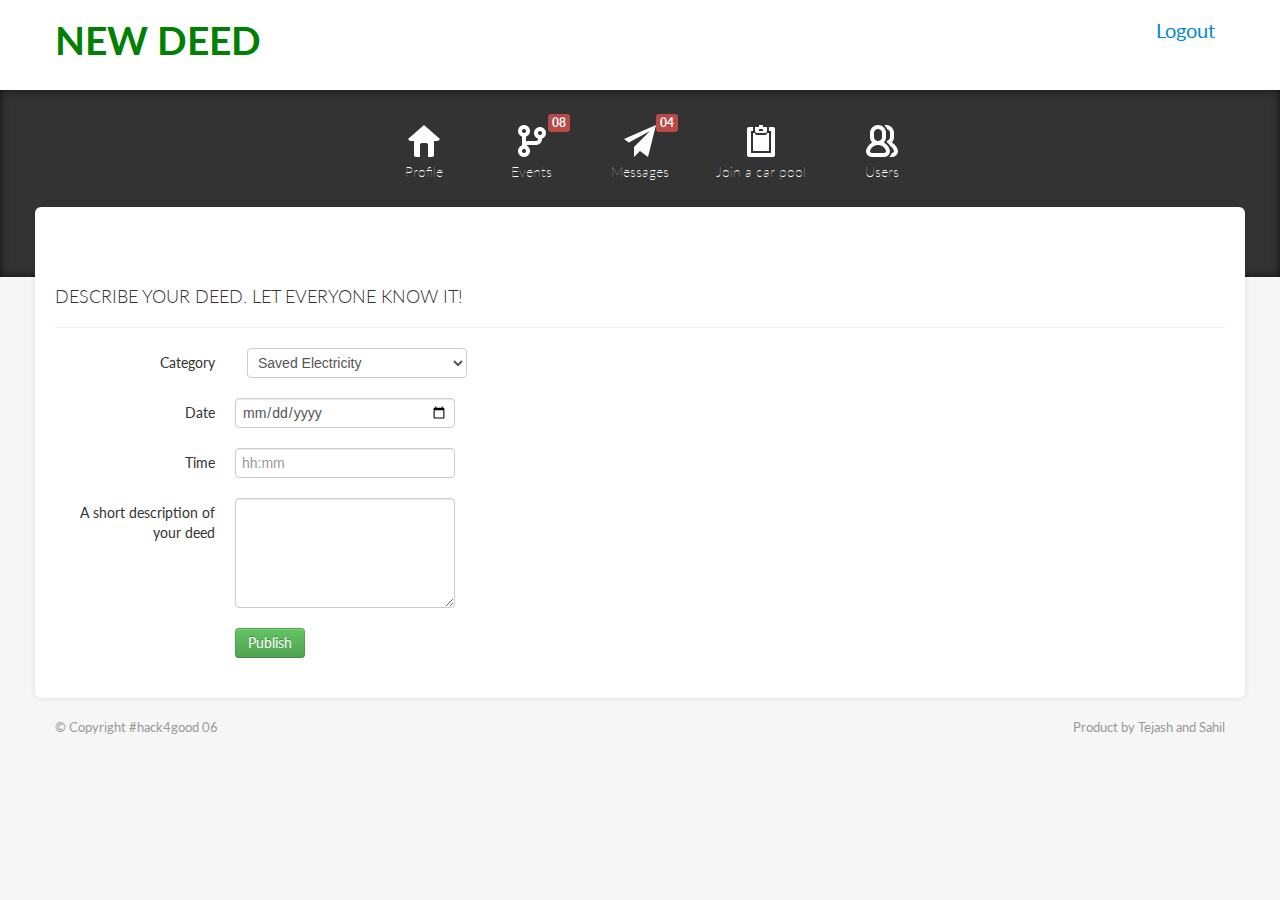
<file: war/newDeed.html>
<!DOCTYPE html>
<html>
  <head>
    <meta charset="utf8">
    <meta http-equiv="X-UA-Compatible" content="IE=edge, chrome=1">
    <meta name="description" content="description of your site">
    <meta name="author" content="author of the site">
    <title>Greenify Mumbai - New Deed</title>
	<link rel="icon" type="image/png" href="./img/favicon.jpg">
    <link rel="stylesheet" href="css/bootstrap.css">
    <link rel="stylesheet" href="css/bootstrap-responsive.css">
    <link rel="stylesheet" href="http://fonts.googleapis.com/css?family=Lato:100,300,400,700,900,100italic,300italic,400italic,700italic,900italic">
    <link rel="stylesheet" href="css/styles.css">
    <script src="http://d3js.org/d3.v3.min.js"></script>
  </head>
  <body>
  <div id="in-nav" style="height:80px">
      <div class="container">
        <div class="row">
          <div class="span12">
            <ul class="pull-right">
              <li style="font-size:20px"><a href="../html5up-alpha/index.html"><span class="glyphicon glyphicon-log-out"></span>&nbsp;Logout</a></li>
            </ul>
              <h1 class="namePlate" style="color:green"><strong>New Deed</strong></h1></a>
          </div>
        </div>
      </div>
    </div>
    <div id="in-sub-nav">
      <div class="container">
        <div class="row">
          <div class="span12">
            <ul>
              <li><a href="profile.html"><i class="batch home"></i><br>Profile</a></li>
              <li><span class="label label-important pull-right">08</span><a href="events.html"><i class="batch stream"></i><br>Events</a></li>
              <li><span class="label label-important pull-right">04</span><a href="messages.html"><i class="batch plane"></i><br>Messages</a></li>
              <li><a href="carPoolJoin.html"><i class="batch forms"></i><br>Join a car pool</a></li>
              <li><a href="users.html"><i class="batch users"></i><br>Users</a></li>
            </ul>
          </div>
        </div>
      </div>
    </div>
    <div class="page">
      <div class="page-container">
<div class="container">
  <div class="row">
    <div class="span12 header">
      <h4>Describe your deed. Let everyone know it!</h4>
    </div>
    <div class="span12">
      <form class="form-horizontal">
        <div class="control-group">
			<label for="deedMenu" class="control-label">Category</label>
			<div class="control">
				&nbsp; &nbsp; &nbsp; &nbsp;
			<select name="deedType" id="deedMenu">
			<option value="savedElectricity">Saved Electricity</option>
			<option value="savedWater">Saved Water</option>
			<option value="cleanliness">Cleanliness</option>
			<option value="other">Other</option>
			</select>
			</div>
        </div>
		 <div class="control-group">
          <label for="inputDate" class="control-label">Date</label>
          <div class="controls">
            <input id="inputDate" type="date" placeholder="dd:mm:yy"/>
          </div>
        </div>
        <div class="control-group">
          <label for="inputTime" class="control-label">Time </label>
          <div class="controls">
            <input id="inputTime" type="text" placeholder="hh:mm"/>
          </div>
        </div>
		<div class="control-group">
          <label for="inputText" class="control-label">A short description of your deed</label>
          <div class="controls">
            <textarea name="Text1" id="inputText" cols="40" rows="5" ... ></textarea>
          </div>
        </div>
        <div class="control-group"> 
          <div class="controls">
            <a type="submit" class="btn btn-success" href="publish.html">Publish</a>
          </div>
        </div>
      </form>
    </div>
    
  </div>
</div>
      </div>
    </div>
    <footer>
      <div class="container">
        <div class="row">
          <div class="span12">
            <p class="pull-right">Product by Tejash and Sahil</p>
            <p>&copy; Copyright #hack4good 06</p>
          </div>
        </div>
      </div>
    </footer>
  </body>
</html>
</file>
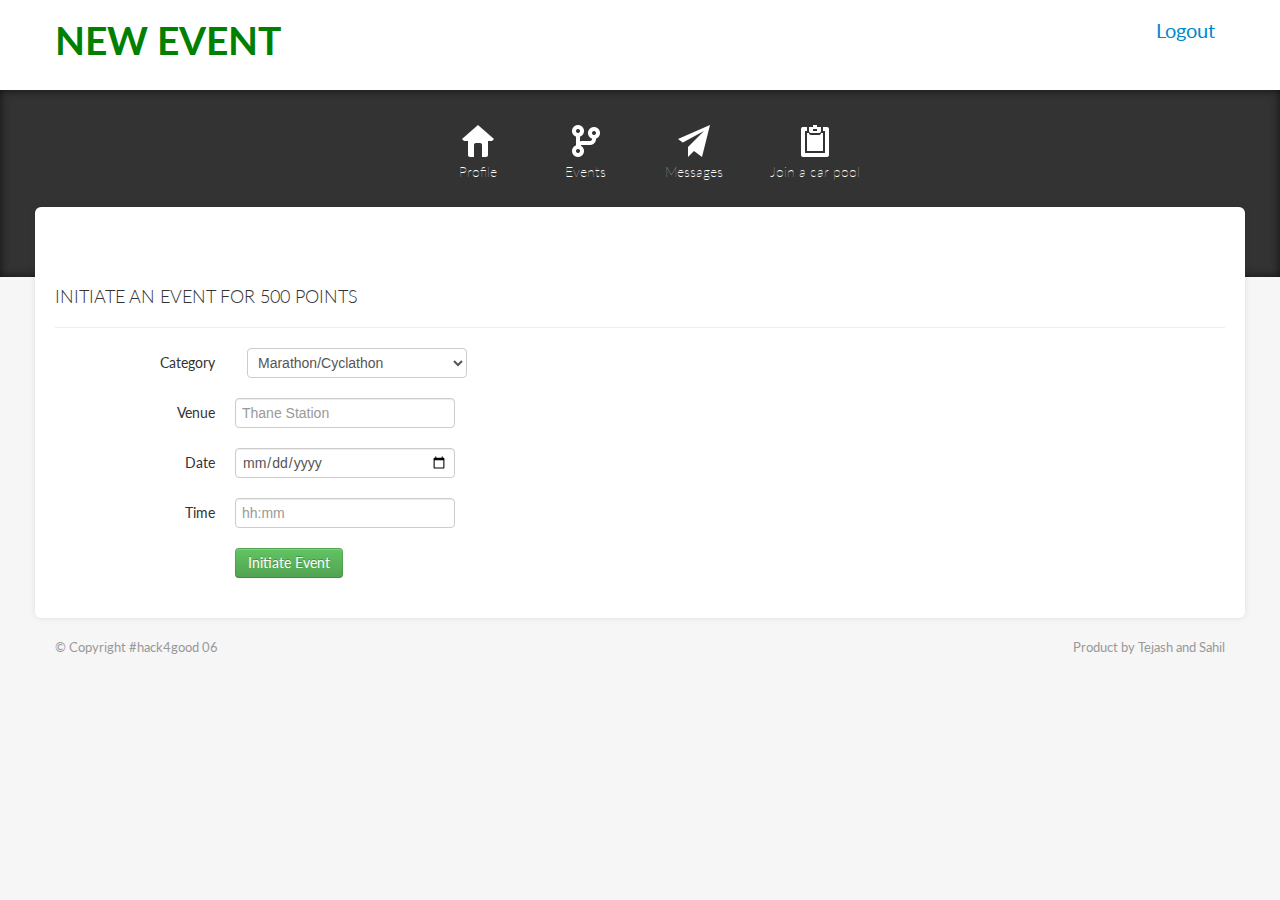
<file: war/newEvent.html>
<!DOCTYPE html>
<html>
  <head>
    <meta charset="utf8">
    <meta http-equiv="X-UA-Compatible" content="IE=edge, chrome=1">
    <meta name="description" content="description of your site">
    <meta name="author" content="author of the site">
    <title>Rivendell - New Event</title>
	<link rel="icon" type="image/png" href="./img/favicon.jpg">
    <link rel="stylesheet" href="css/bootstrap.css">
    <link rel="stylesheet" href="css/bootstrap-responsive.css">
    <link rel="stylesheet" href="http://fonts.googleapis.com/css?family=Lato:100,300,400,700,900,100italic,300italic,400italic,700italic,900italic">
    <link rel="stylesheet" href="css/styles.css">
    <script src="http://d3js.org/d3.v3.min.js"></script>
  </head>
  <body>
  <div id="in-nav" style="height:80px">
      <div class="container">
        <div class="row">
          <div class="span12">
            <ul class="pull-right">
              <li style="font-size:20px"><a href="index.html"><span class="glyphicon glyphicon-log-out"></span>&nbsp;Logout</a></li>
            </ul>
              <h1 class="namePlate" style="color:green"><strong>New Event</strong></h1></a>
          </div>
        </div>
      </div>
    </div>
    <div id="in-sub-nav">
      <div class="container">
        <div class="row">
          <div class="span12">
            <ul>
              <li><a href="profile.html"><i class="batch home"></i><br>Profile</a></li>
              <li><span class="label label-important pull-right"></span><a href="events.html"><i class="batch stream"></i><br>Events</a></li>
              <li><span class="label label-important pull-right"></span><a href="messages.html"><i class="batch plane"></i><br>Messages</a></li>
              <li><a href="carPoolJoin.html"><i class="batch forms"></i><br>Join a car pool</a></li>
              <!-- <li><a href="users.html"><i class="batch users"></i><br>Users</a></li> -->
            </ul>
          </div>
        </div>
      </div>
    </div>
    <div class="page">
      <div class="page-container">
<div class="container">
  <div class="row">
    <div class="span12 header">
      <h4>Initiate an event for 500 points</h4>
    </div>
    <div class="span12">
      <form class="form-horizontal">
        <div class="control-group">
			<label for="eventCategory" class="control-label">Category</label>
		<div class="control">
			&nbsp; &nbsp; &nbsp; &nbsp;
			<select name="eventType" id="eventCategory">
			<option value="Marathon/Cyclathon">Marathon/Cyclathon</option>
			<option value="cleanliness">Cleanliness Drive</option>
			<option value="plantation">Plantation Drive</option>
			<option value="other">Other</option>
			</select>
        </div>
		</div>
        <div class="control-group">
          <label for="inputVenue" class="control-label">Venue </label>
          <div class="controls">
            <input id="inputVenue" type="text" placeholder="Thane Station"/>
          </div>
        </div>
		 <div class="control-group">
          <label for="inputDate" class="control-label">Date</label>
          <div class="controls">
            <input id="inputDate" type="date" placeholder="dd:mm:yy"/>
          </div>
        </div>
        <div class="control-group">
          <label for="inputTime" class="control-label">Time </label>
          <div class="controls">
            <input id="inputTime" type="text" placeholder="hh:mm"/>
          </div>
        </div>
        <div class="control-group"> 
          <div class="controls">
            <div class="btn btn-success" id="create_event">Initiate Event</div>
          </div>
        </div>
      </form>
    </div>
    
  </div>
</div>
      </div>
    </div>
    <footer>
      <div class="container">
        <div class="row">
          <div class="span12">
            <p class="pull-right">Product by Tejash and Sahil</p>
            <p>&copy; Copyright #hack4good 06</p>
          </div>
        </div>
      </div>
    </footer>
  </body>
  <script src="jquery-2.1.0.min.js"></script>
  
  <script type="text/javascript">
  $('#create_event').click(function() { 
	  var category = $('#eventCategory').val();
	  var place = $('#inputVenue').val();
	  var date = $('#inputDate').val(); 
	  var res = date.split(":"); 
	  var day = res[0];
	  var month = res[1];
	  var year = res[2];
	  var time = $('#inputTime').val(); 
	  res = time.split(":"); 
	  var hour = res[0];
	  var min = res[1];
	  var data = "{\"category\":\""+category+"\", \"place\":\""+place+"\",\"day\":\""+day+"\",\"month\":\""+month+"\",\"year\":\""+year+"\",\"hour\":\""+hour+"\",\"min\":\""+min+"\",\"sec\":\"00\"}";
	/*   alert(data); */
		$.ajax({
			type: 		"post",
			url: 		"event",
			data: 		{actn:'create', data:data},
			}).complete(function(){  });
	});	
  </script>
</html>
</file>
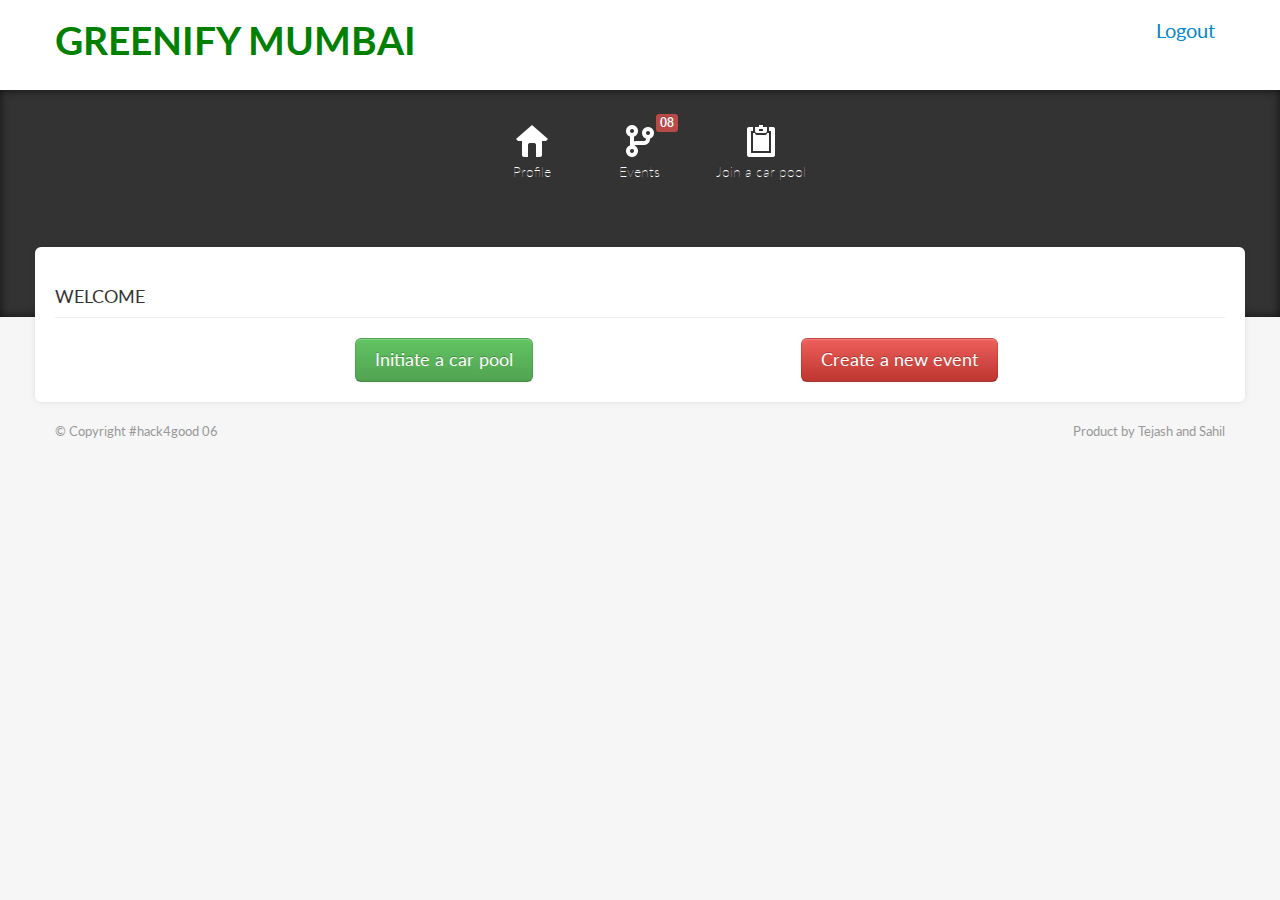
<file: war/profile.html>
<!DOCTYPE html>
<html>
  <head>
    <meta charset="utf8">
    <meta http-equiv="X-UA-Compatible" content="IE=edge, chrome=1">
    <meta name="description" content="description of your site">
    <meta name="author" content="author of the site">
    <title>Greenify Mumbai</title>
	<link rel="icon" type="image/png" href="./img/favicon.jpg">
    <link rel="stylesheet" href="css/bootstrap.css">
    <link rel="stylesheet" href="css/bootstrap-responsive.css">
    <link rel="stylesheet" href="http://fonts.googleapis.com/css?family=Lato:100,300,400,700,900,100italic,300italic,400italic,700italic,900italic">
    <link rel="stylesheet" href="css/styles.css">
    <script src="http://d3js.org/d3.v3.min.js"></script>
  </head>
  <body>
  <div id="in-nav" style="height:80px">
      <div class="container">
        <div class="row">
          <div class="span12">
            <ul class="pull-right">
              <li style="font-size:20px"><a href="../html5up-alpha/index.html"><span class="glyphicon glyphicon-log-out"></span>&nbsp;Logout</a></li>
            </ul>
              <h1 class="namePlate" style="color:green"><strong>Greenify Mumbai</strong></h1></a>
          </div>
        </div>
      </div>
    </div>
    <div id="in-sub-nav">
      <div class="container">
        <div class="row">
          <div class="span12">
            <ul>
              <li><a href="profile.html"><i class="batch home"></i><br>Profile</a></li>
              <li><span class="label label-important pull-right">08</span><a href="events.html"><i class="batch stream"></i><br>Events</a></li>
              <!-- <li><span class="label label-important pull-right">04</span><a href="messages.html"><i class="batch plane"></i><br>Messages</a></li> -->
              <li><a href="carPoolJoin.html"><i class="batch forms"></i><br>Join a car pool</a></li>
              <!-- <li><a href="users.html"><i class="batch users"></i><br>Users</a></li> -->
            </ul>
          </div>
        </div>
      </div>
	  <br>
	<br>
    </div>
    <div class="page">
      <div class="page-container">
<div class="container">
  <div class="row">
    <div class="span12">
      <h4 class="header"><b>Welcome</b></h4>
    </div>
	</div>
	<div class="row">
    <div class="span3">
      <div class="profile-sidebar">
        <!-- <h4>Your Green Points</h4>
        <p class="pull-center"><b>$(user.score)</b></p> -->
      </div>
    </div>
    <div class="span9">
        <div class="row-fluid">
          <div class="span6">
            <a type="button" class="btn btn-success btn-large" href="newCarPool.html">Initiate a car pool</a>
          </div>
          <div class="span6">
		  <a type="button" class="btn btn-danger btn-large" href="newEvent.html">Create a new event</a>
          </div>
          <!-- <div class="span3">
		  <a type="button" class="btn btn-primary btn-large" href="newDeed.html">Add a new deed</a>
          </div> -->
		  </div>
        </div>
      
    </div>
	</div>
  </div>
</div>
      </div>
    </div>
    <footer>
      <div class="container">
        <div class="row">
          <div class="span12">
            <p class="pull-right">Product by Tejash and Sahil</p>
            <p>&copy; Copyright #hack4good 06</p>
          </div>
        </div>
      </div>
    </footer>
  </body>
</html>
</file>
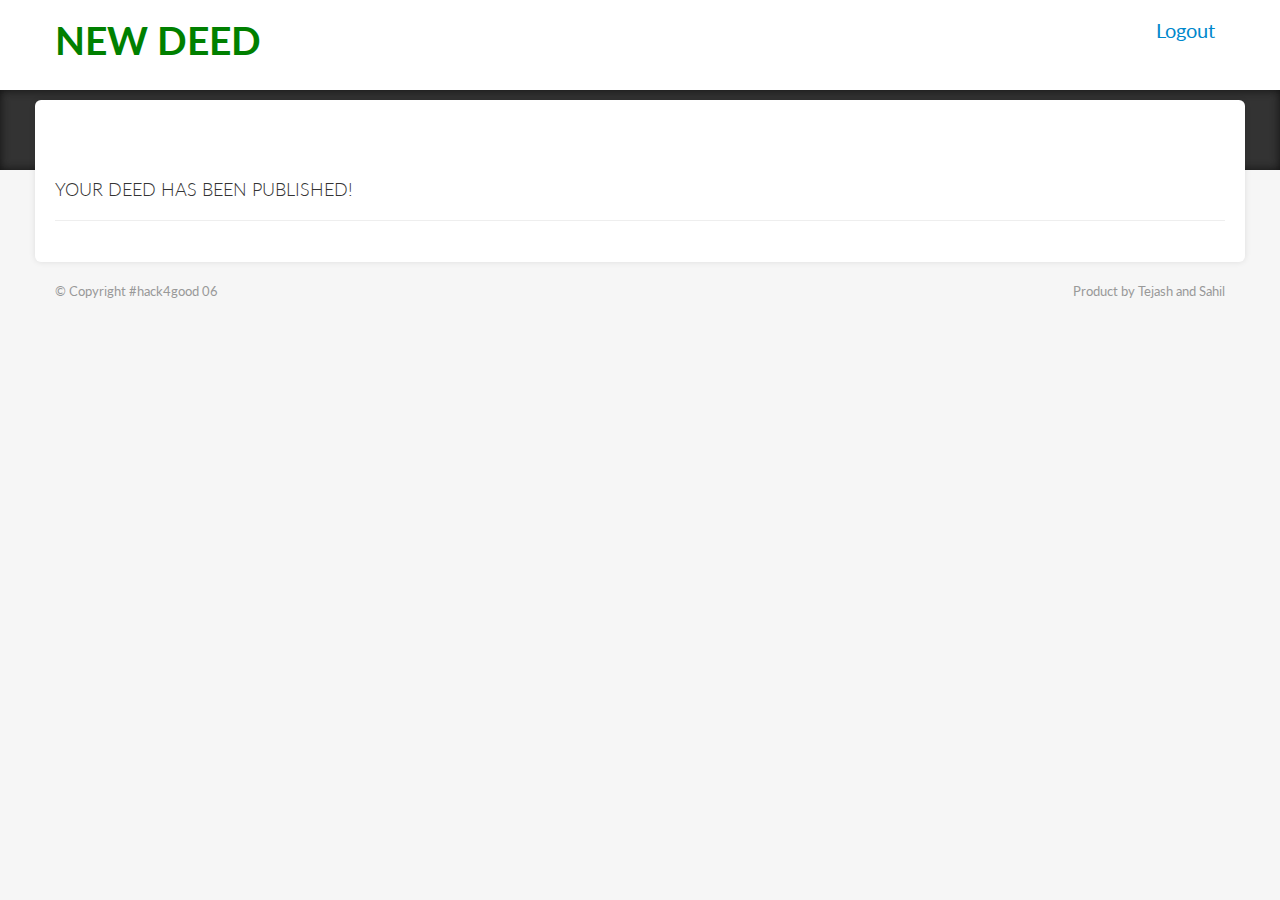
<file: war/publish.html>
<!DOCTYPE html>
<html>
  <head>
    <meta charset="utf8">
    <meta http-equiv="X-UA-Compatible" content="IE=edge, chrome=1">
    <meta name="description" content="description of your site">
    <meta name="author" content="author of the site">
    <title>RIvendell</title>
	<link rel="icon" type="image/png" href="./img/favicon.jpg">
    <link rel="stylesheet" href="css/bootstrap.css">
    <link rel="stylesheet" href="css/bootstrap-responsive.css">
    <link rel="stylesheet" href="http://fonts.googleapis.com/css?family=Lato:100,300,400,700,900,100italic,300italic,400italic,700italic,900italic">
    <link rel="stylesheet" href="css/styles.css">
    <script src="http://d3js.org/d3.v3.min.js"></script>
  </head>
  <body>
  <div id="fb-root"></div>
<script>(function(d, s, id) {
  var js, fjs = d.getElementsByTagName(s)[0];
  if (d.getElementById(id)) return;
  js = d.createElement(s); js.id = id;
  js.src = "//connect.facebook.net/en_US/sdk.js#xfbml=1&version=v2.0";
  fjs.parentNode.insertBefore(js, fjs);
}(document, 'script', 'facebook-jssdk'));</script>
  <div id="in-nav" style="height:80px">
      <div class="container">
        <div class="row">
          <div class="span12">
            <ul class="pull-right">
              <li style="font-size:20px"><a href="index.html"><span class="glyphicon glyphicon-log-out"></span>&nbsp;Logout</a></li>
            </ul>
              <h1 class="namePlate" style="color:green"><strong>New Deed</strong></h1></a>
          </div>
        </div>
      </div>
    </div>
    <div id="in-sub-nav">
      <div class="container">
        <div class="row">
          <div class="span12">
            <ul>
              <!-- <li><a href="profile.html"><i class="batch home"></i><br>Profile</a></li>
              <li><span class="label label-important pull-right">08</span><a href="events.html"><i class="batch stream"></i><br>Events</a></li>
              <li><span class="label label-important pull-right">04</span><a href="messages.html"><i class="batch plane"></i><br>Messages</a></li>
              <li><a href="carPoolJoin.html"><i class="batch forms"></i><br>Join a car pool</a></li>
              <li><a href="users.html"><i class="batch users"></i><br>Users</a></li> -->
            </ul>
          </div>
        </div>
      </div>
    </div>
    <div class="page">
      <div class="page-container">
<div class="container">
  <div class="row">
    <div class="span12 header">
      <h4>Your deed has been published!</h4>
    </div>
    <div class="span12">
      <div class="fb-share-button" data-href="https://developers.facebook.com/docs/plugins/"></div>
    </div>
    
  </div>
</div>
      </div>
    </div>
    <footer>
      <div class="container">
        <div class="row">
          <div class="span12">
            <p class="pull-right">Product by Tejash and Sahil</p>
            <p>&copy; Copyright #hack4good 06</p>
          </div>
        </div>
      </div>
    </footer>
  </body>
</html>
</file>
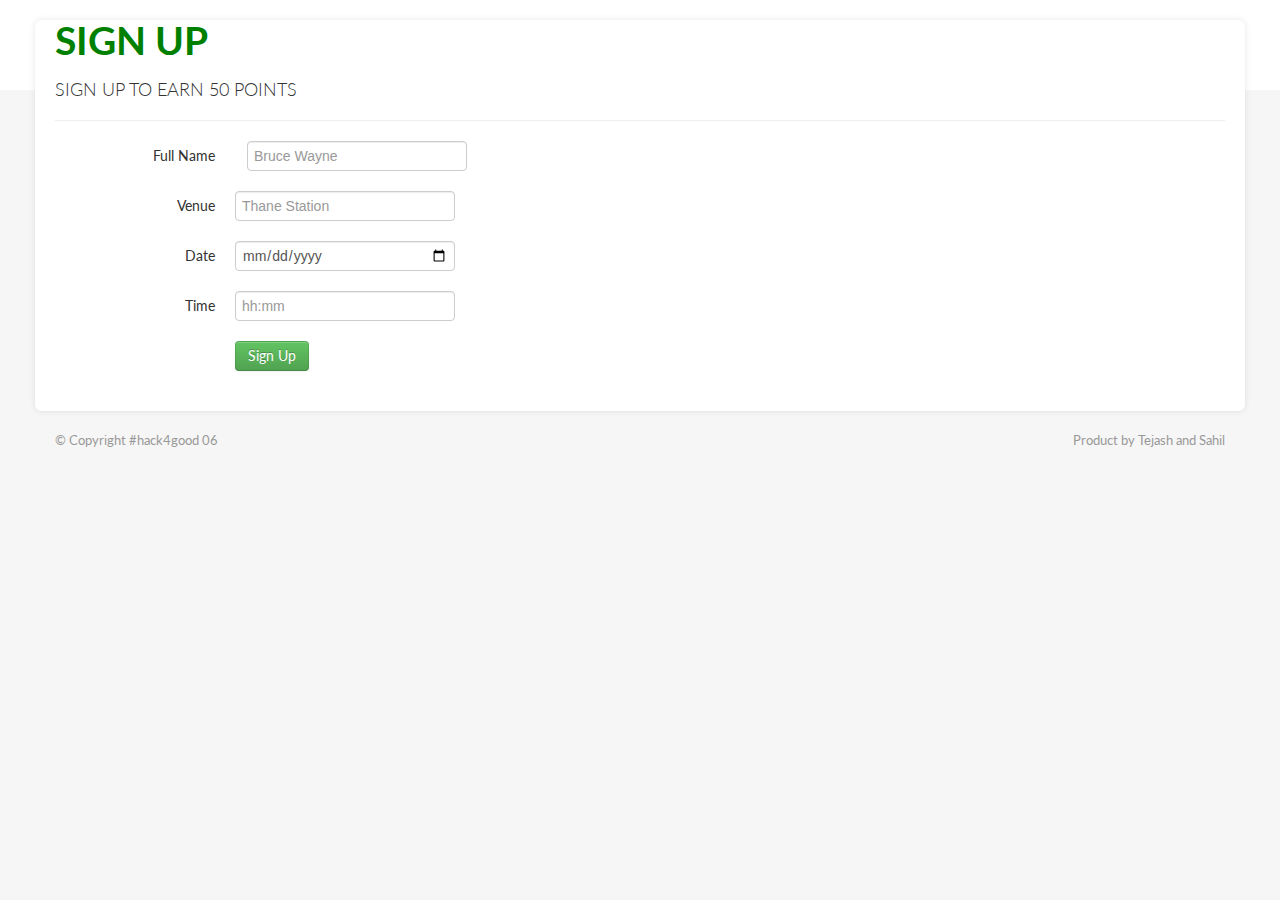
<file: war/signUp.html>
<!DOCTYPE html>
<html>
  <head>
    <meta charset="utf8">
    <meta http-equiv="X-UA-Compatible" content="IE=edge, chrome=1">
    <meta name="description" content="description of your site">
    <meta name="author" content="author of the site">
    <title>Greenify Mumbai - Sign Up</title>
	<link rel="icon" type="image/png" href="./img/favicon.jpg">
    <link rel="stylesheet" href="css/bootstrap.css">
    <link rel="stylesheet" href="css/bootstrap-responsive.css">
    <link rel="stylesheet" href="http://fonts.googleapis.com/css?family=Lato:100,300,400,700,900,100italic,300italic,400italic,700italic,900italic">
    <link rel="stylesheet" href="css/styles.css">
    <script src="http://d3js.org/d3.v3.min.js"></script>
  </head>
  <body>
  <div id="in-nav" style="height:80px">
      <div class="container">
        <div class="row">
          <div class="span12">
              <h1 class="namePlate" style="color:green"><strong>Sign Up</strong></h1></a>
          </div>
        </div>
      </div>
    </div>
    <div class="page">
      <div class="page-container">
<div class="container">
  <div class="row">
    <div class="span12 header">
      <h4>Sign Up to earn 50 points</h4>
    </div>
    <div class="span12">
      <form class="form-horizontal">
        <div class="control-group">
			<label for="name" class="control-label">Full Name</label>
		<div class="control">
			&nbsp; &nbsp; &nbsp; &nbsp;
			<input id="inputVenue" type="text" placeholder="Bruce Wayne"/>
        </div>
		</div>
        <div class="control-group">
          <label for="inputVenue" class="control-label">Venue </label>
          <div class="controls">
            <input id="inputVenue" type="text" placeholder="Thane Station"/>
          </div>
        </div>
		 <div class="control-group">
          <label for="inputDate" class="control-label">Date</label>
          <div class="controls">
            <input id="inputDate" type="date" placeholder="dd:mm:yy"/>
          </div>
        </div>
        <div class="control-group">
          <label for="inputTime" class="control-label">Time </label>
          <div class="controls">
            <input id="inputTime" type="text" placeholder="hh:mm"/>
          </div>
        </div>
        <div class="control-group"> 
          <div class="controls">
            <a class="btn btn-success" href="profile.html">Sign Up</a>
          </div>
        </div>
      </form>
    </div>
    
  </div>
</div>
      </div>
    </div>
    <footer>
      <div class="container">
        <div class="row">
          <div class="span12">
            <p class="pull-right">Product by Tejash and Sahil</p>
            <p>&copy; Copyright #hack4good 06</p>
          </div>
        </div>
      </div>
    </footer>
  </body>
</html>
</file>
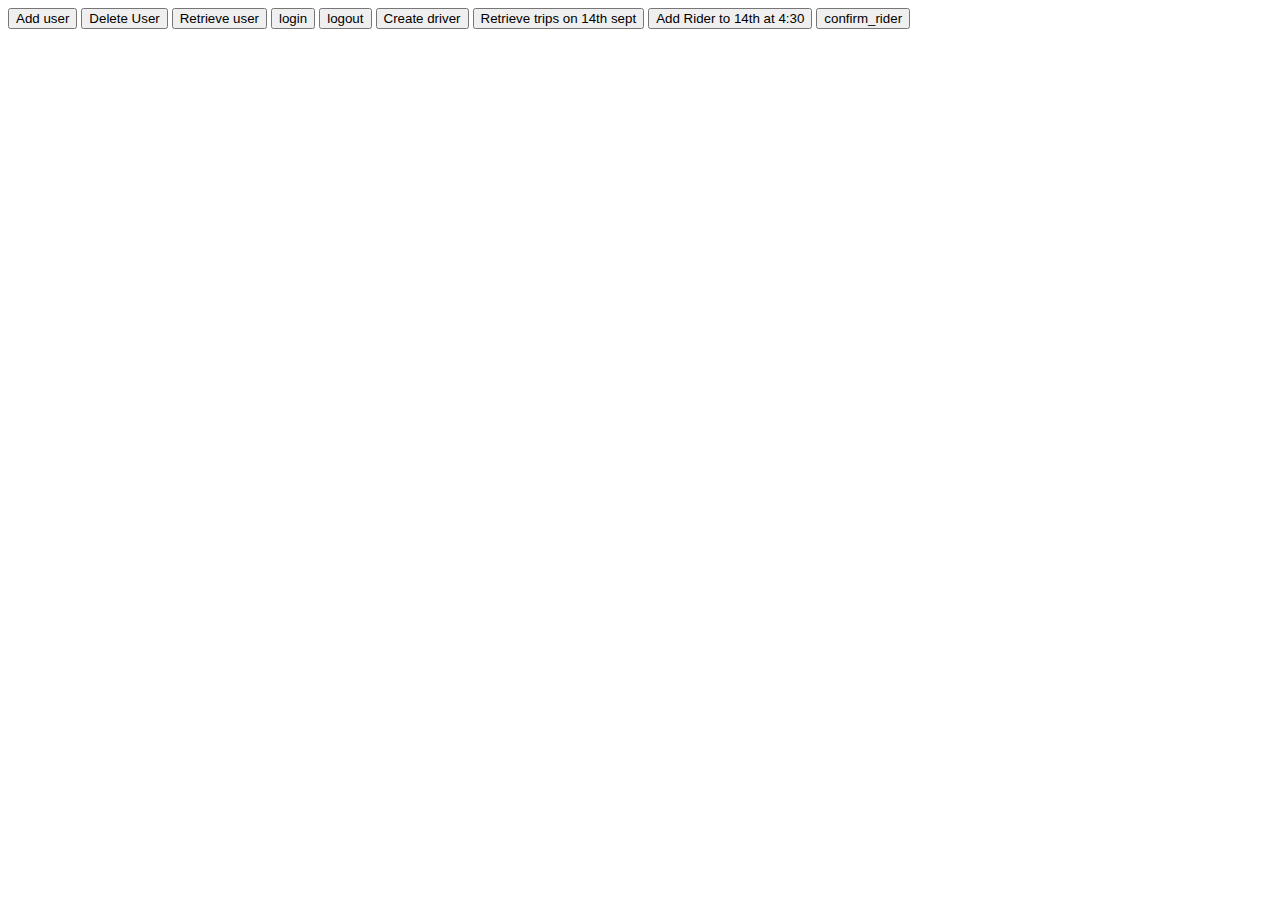
<file: war/test.html>
<!DOCTYPE html>
<html>
<head>
<meta charset="UTF-8">
<title>Rivendell City</title>
<script src="jquery-2.1.0.min.js"></script>
</head>
<body>
	<button id="user_create">Add user</button>
	<button id="delete-user">Delete User</button>
	<button id="user_retrieve">Retrieve user</button>
	<button id="login">login</button>
	<button id="logout">logout</button>
	<button id="create_contact">Create driver</button>	
	<button id="contact_retrieve">Retrieve trips on 14th sept</button>
	<button id="add_rider">Add Rider to 14th at 4:30</button>
	<button id="confirm_rider">confirm_rider</button>
	
	<script>
	$('#user_create').click(function() { 
		var data = "{\"email\":\"email@email.com\", \"password\":\"password\", \"firstname\":\"sahil\", \"lastname\":\"gandhi\",\"phone\":\"123456789\", \"country\":\"India\"}";
		$.ajax({
			type: 		"post",
			url: 		"user",
			data: 		{actn:'create', data:data},
			/* success: 	function(code) {
						alert(code.responseText);
			},  */
			statusCode : {
                201 : function(data, textStatus, jqXHR) {

                }

            },
			error: function(jqXHR, textStatus, errorThrown){
                alert('error: ' + textStatus + ': ' + errorThrown);
            }
		}).complete(function(){  });
	});
	$('#delete-user').click(function() {
		var data = "{\"email\":\"email@contactsync.com\", \"password\":\"password\"}";
		$.ajax({
			type: 		"post",
			url: 		"user",
			data: 		{actn:'delete', data: data},

			success: 	function(data) {
			}, 
			error: function(jqXHR, textStatus, errorThrown){
                alert('error:- ' + textStatus + ' ; ' + errorThrown);
            }
		}).complete(function(){  });
	});
	$('#user_retrieve').click(function() {
		var data = "{\"email\":\"email@email.com\", \"password\":\"password\"}";
		$.ajax({
			type: 		"post",
			url: 		"user",
			data: 		{actn:'get', data: data},
	        mimeType: 'application/json',
			success: 	function(data) {
			}, 
			error: function(jqXHR, textStatus, errorThrown){
                alert('error:- ' + textStatus + ' ; ' + errorThrown);
            }
		}).complete(function(){  });
	});
	$('#login').click(function() {
		var data = "{\"email\":\"email@email.com\", \"password\":\"password\"}";
		$.ajax({
			type: 		"post",
			url: 		"user",
			data: 		{actn:'login', data:data},

			success: 	function(data) {
			}, 
			error: function(jqXHR, textStatus, errorThrown){
                alert('error:- ' + textStatus + ' ; ' + errorThrown);
            }
		}).complete(function(){  });
	});
	$('#logout').click(function() {
		$.ajax({
			type: 		"post",
			url: 		"user",
			data: 		{actn:'logout'},

			success: 	function(data) {
			}, 
			error: function(jqXHR, textStatus, errorThrown){
                alert('error:- ' + textStatus + ' ; ' + errorThrown);
            }
		}).complete(function(){  });
	});

	$('#create_contact').click(function() { 
		var data = "{\"origin\":\"19.0782254,72.9073242, Ghatkopar East\", \"destination\":\"19.022393,72.855665,VJTI Matunga\",\"day\":\"14\",\"month\":\"8\",\"year\":\"2014\",\"hour\":\"8\",\"min\":\"0\",\"sec\":\"00\"}";
		$.ajax({
			type: 		"post",
			url: 		"trip",
			data: 		{actn:'create', data:data},
			statusCode : {
                201 : function(data, textStatus, jqXHR) {

                }

            },
			error: function(jqXHR, textStatus, errorThrown){
                alert('error: ' + textStatus + ': ' + errorThrown);
            }
		}).complete(function(){  });
	});	
	$('#contact_retrieve').click(function() {
		var data = "{\"day\":\"14\",\"month\":\"8\",\"year\":\"2014\",\"hour\":\"00\",\"min\":\"00\",\"sec\":\"00\"}";
		$.ajax({
			type: 		"post",
			url: 		"trip",
			data: 		{actn:'get', data:data},
	        mimeType: 'application/json',
			success: 	function(data) {
			}, 
			error: function(jqXHR, textStatus, errorThrown){
                alert('error:- ' + textStatus + ' ; ' + errorThrown);
            }
		}).complete(function(){  });
	});

	$('#add_rider').click(function() { 
		var data = "{\"tripid\":\"ag5yaXZlbmRlbGwtY2l0eXIqCxIEdXNlciIPZW1haWxAZW1haWwuY29tDAsSBHRyaXAYgICAgICAwAgM\", \"driverid\":\"ag5yaXZlbmRlbGwtY2l0eXIZCxIEdXNlciIPZW1haWxAZW1haWwuY29tDA\"}";
		$.ajax({
			type: 		"post",
			url: 		"/request",
			data: 		{actn:'create', data:data},
			/* success: 	function(code) {
						alert(code.responseText);
			},  */
			statusCode : {
                201 : function(data, textStatus, jqXHR) {

                }

            },
			error: function(jqXHR, textStatus, errorThrown){
                alert('error: ' + textStatus + ': ' + errorThrown);
            }
		}).complete(function(){  });
	});
	$('#confirm_rider').click(function() {
		var data = "{\"requestid\":\"ag5yaXZlbmRlbGwtY2l0eXJiCxIMcmVxdWVzdF9yaWRlIlBhZzV5YVhabGJtUmxiR3d0WTJsMGVYSXFDeElFZFhObGNpSVBaVzFoYVd4QVpXMWhhV3d1WTI5dERBc1NCSFJ5YVhBWWdJQ0FnSUNBd0FnTQw\"}";
		$.ajax({
			type: 		"post",
			url: 		"/request",
			data: 		{actn:'accept_request', data: data},
			success: 	function(data) {
			}, 
			error: function(jqXHR, textStatus, errorThrown){
                alert('error:- ' + textStatus + ' ; ' + errorThrown);
            }
		}).complete(function(){  });
	});
	
	</script>
</body>
</html>
</file>
<file: war/myStyles.css>
/*style for the name plate*/
.namePlate{
	text-shadow: 5px 5px 5px #FF0000;
	padding-top:0px;
	padding-left:0px;
	padding-bottom:10px;
}

/* for glyphicons */
span.glyphicon-search{
	font-size:1.5em;
}
span.glyphicon-text-width{
	font-size:1.5em;
}
span.glyphicon-plus{
	font-size:1.5em;
}
span.glyphicon-cog{
	font-size:1.5em;
}

/*for the tiles in the discover page */
#mobiles{
	float:left;
	width:50%;
	height:250px;
	text-align:center;
	padding-top:80px;
	padding-left:20px;
	background-color:#f5f5f5;
	border: 10px solid blue;
}
#laptops{
	float:right;
	width:50%;
	height:250px;
	text-align:center;
	padding-top:80px;
	padding-left:20px;
	background-color:#f5f5f5;
	box-sizing: border-box;
	border: 10px solid blue;
}
#automobiles{
	float:left;
	width:34%;
	height:250px;
	text-align:center;
	padding-top:80px;
	padding-left:20px;
	background-color:#f5f5f5;
	border: 10px solid blue;
}
#homeTheatres{
	float:right;
	width:33%;
	height:250px;
	text-align:center;
	padding-top:80px;
	padding-left:20px;
	background-color:#f5f5f5;
	border: 10px solid blue;
}
#softwares{
	float:right;
	width:33%;
	height:250px;
	text-align:center;
	padding-top:80px;
	padding-left:20px;
	background-color:#f5f5f5;
	border: 10px solid blue;
}

/* for sign-in modal*/
.modalDialog {
	position: fixed;
	font-family: Arial, Helvetica, sans-serif;
	top: 0;
	right: 0;
	bottom: 0;
	left: 0;
	background: rgba(0,0,0,0.8);
	z-index: 99999;
	opacity:0;
	-webkit-transition: opacity 400ms ease-in;
	-moz-transition: opacity 400ms ease-in;
	transition: opacity 400ms ease-in;
	pointer-events: none;
}

.modalDialog:target {
	opacity:1;
	pointer-events: auto;
}

.modalDialog > div {
	width: 400px;
	position: relative;
	margin: 10% auto;
	padding: 5px 20px 13px 20px;
	border-radius: 10px;
	background: #fff;
	background: -moz-linear-gradient(#fff, #999);
	background: -webkit-linear-gradient(#fff, #999);
	background: -o-linear-gradient(#fff, #999);
}

.close {
	background: #606061;
	color: #FFFFFF;
	line-height: 25px;
	position: absolute;
	right: -12px;
	text-align: center;
	top: -10px;
	width: 24px;
	text-decoration: none;
	font-weight: bold;
	-webkit-border-radius: 12px;
	-moz-border-radius: 12px;
	border-radius: 12px;
	-moz-box-shadow: 1px 1px 3px #000;
	-webkit-box-shadow: 1px 1px 3px #000;
	box-shadow: 1px 1px 3px #000;
}

/* for TV modal*/
.TVmodalDialog {
	position: fixed;
	font-family: Arial, Helvetica, sans-serif;
	top: 0;
	right: 0;
	bottom: 0;
	left: 0;
	background: rgba(0,0,0,0.8);
	z-index: 99999;
	opacity:0;
	-webkit-transition: opacity 400ms ease-in;
	-moz-transition: opacity 400ms ease-in;
	transition: opacity 400ms ease-in;
	pointer-events: none;
}

.TVmodalDialog:target {
	opacity:1;
	pointer-events: auto;
}

.TVmodalDialog > div {
	width: 800px;
	position: relative;
	margin: 10% auto;
	padding: 5px 20px 13px 20px;
	border-radius: 10px;
	background: #fff;
	background: -moz-linear-gradient(#fff, #999);
	background: -webkit-linear-gradient(#fff, #999);
	background: -o-linear-gradient(#fff, #999);
}
</file>
<file: war/css/style-wide.css>
/*
	Alpha by HTML5 UP
	html5up.net | @n33co
	Free for personal and commercial use under the CCA 3.0 license (html5up.net/license)
*/

/* Basic */

	body, input, select, textarea {
		font-size: 13pt;
	}

/* Banner */

	#banner {
		padding: 10em 0 18em 0;
	}
</file>
<file: war/css/ie/v8.css>
/*
	Alpha by HTML5 UP
	html5up.net | @n33co
	Free for personal and commercial use under the CCA 3.0 license (html5up.net/license)
*/

/* Basic */

	pre, code {
		position: relative;
		-ms-behavior: url("css/ie/PIE.htc");
	}

/* Form */

	input[type="text"],
	input[type="password"],
	input[type="email"],
	select,
	textarea {
		position: relative;
		-ms-behavior: url("css/ie/PIE.htc");
		line-height: 3em;
	}

	input[type="checkbox"],
	input[type="radio"] {
		opacity: 1;
		z-index: auto;
	}

		input[type="checkbox"] + label:before,
		input[type="radio"] + label:before {
			display: none;
		}

/* Button */

	input[type="submit"],
	input[type="reset"],
	input[type="button"],
	.button {
		position: relative;
		-ms-behavior: url("css/ie/PIE.htc");
	}

		input[type="submit"].alt,
		input[type="reset"].alt,
		input[type="button"].alt,
		.button.alt {
			border: solid 2px #e5e5e5;
		}

/* Box */

	.box {
		position: relative;
		-ms-behavior: url("css/ie/PIE.htc");
	}

		.box .image.featured {
			margin: 2em 0;
			width: 100%;
		}

/* Icon */

	.icon.major {
		position: relative;
		-ms-behavior: url("css/ie/PIE.htc");
	}

/* Image */

	.image {
		position: relative;
		-ms-behavior: url("css/ie/PIE.htc");
	}

		.image img {
			position: relative;
			-ms-behavior: url("css/ie/PIE.htc");
		}

/* Header */

	#header nav > ul > li a {
		color: #fff;
		display: inline-block;
		text-decoration: none;
		border: 0;
	}

		#header nav > ul > li a.icon:before {
			color: #fff;
			margin-right: 0.5em;
		}

	#header.alt {
		color: #fff;
	}

		#header.alt nav > ul > li a:not(.button).icon:before {
			color: rgba(255, 255, 255, 0.75);
		}

		#header.alt nav > ul > li.active a:not(.button) {
			background-color: rgba(255, 255, 255, 0.2);
		}

	.dropotron {
		border: solid 1px #e5e5e5;
	}

		.dropotron.level-0 {
			margin-top: 0;
		}

			.dropotron.level-0:before {
				display: none;
			}

/* Banner */

	#banner {
		background-attachment: scroll;
		background-image: url("../../images/banner.jpg");
		background-position: auto;
		background-repeat: no-repeat;
		background-size: cover;
		-ms-behavior: url("css/ie/backgroundsize.min.htc");
	}

		#banner input[type="submit"],
		#banner input[type="reset"],
		#banner input[type="button"],
		#banner .button {
			border: solid 2px #fff;
		}

/* Main */

	#main {
		position: relative;
		z-index: 1;
	}

/* CTA */

	#cta input[type="text"],
	#cta input[type="password"],
	#cta input[type="email"],
	#cta select,
	#cta textarea {
		background: #e89980;
		border: solid 2px #fff;
	}

	#cta .formerize-placeholder {
		color: #fff !important;
	}
</file>
<file: war/bootstrap-3.1.1-dist/myStyles.css>
/*style for the name plate*/
.namePlate{
	text-shadow: 5px 5px 5px #FF0000;
	padding-top:0px;
	padding-left:0px;
	padding-bottom:10px;
}

/* for glyphicons */
span.glyphicon-search{
	font-size:1.5em;
}
span.glyphicon-text-width{
	font-size:1.5em;
}
span.glyphicon-plus{
	font-size:1.5em;
}
span.glyphicon-cog{
	font-size:1.5em;
}

/*for the tiles in the discover page */
#mobiles{
	float:left;
	width:50%;
	height:250px;
	text-align:center;
	padding-top:80px;
	padding-left:20px;
	background-color:#f5f5f5;
	border: 10px solid blue;
}
#laptops{
	float:right;
	width:50%;
	height:250px;
	text-align:center;
	padding-top:80px;
	padding-left:20px;
	background-color:#f5f5f5;
	box-sizing: border-box;
	border: 10px solid blue;
}
#automobiles{
	float:left;
	width:34%;
	height:250px;
	text-align:center;
	padding-top:80px;
	padding-left:20px;
	background-color:#f5f5f5;
	border: 10px solid blue;
}
#homeTheatres{
	float:right;
	width:33%;
	height:250px;
	text-align:center;
	padding-top:80px;
	padding-left:20px;
	background-color:#f5f5f5;
	border: 10px solid blue;
}
#softwares{
	float:right;
	width:33%;
	height:250px;
	text-align:center;
	padding-top:80px;
	padding-left:20px;
	background-color:#f5f5f5;
	border: 10px solid blue;
}

/* for sign-in modal*/
.modalDialog {
	position: fixed;
	font-family: Arial, Helvetica, sans-serif;
	top: 0;
	right: 0;
	bottom: 0;
	left: 0;
	background: rgba(0,0,0,0.8);
	z-index: 99999;
	opacity:0;
	-webkit-transition: opacity 400ms ease-in;
	-moz-transition: opacity 400ms ease-in;
	transition: opacity 400ms ease-in;
	pointer-events: none;
}

.modalDialog:target {
	opacity:1;
	pointer-events: auto;
}

.modalDialog > div {
	width: 400px;
	position: relative;
	margin: 10% auto;
	padding: 5px 20px 13px 20px;
	border-radius: 10px;
	background: #fff;
	background: -moz-linear-gradient(#fff, #999);
	background: -webkit-linear-gradient(#fff, #999);
	background: -o-linear-gradient(#fff, #999);
}

.close {
	background: #606061;
	color: #FFFFFF;
	line-height: 25px;
	position: absolute;
	right: -12px;
	text-align: center;
	top: -10px;
	width: 24px;
	text-decoration: none;
	font-weight: bold;
	-webkit-border-radius: 12px;
	-moz-border-radius: 12px;
	border-radius: 12px;
	-moz-box-shadow: 1px 1px 3px #000;
	-webkit-box-shadow: 1px 1px 3px #000;
	box-shadow: 1px 1px 3px #000;
}

/* for TV modal*/
.TVmodalDialog {
	position: fixed;
	font-family: Arial, Helvetica, sans-serif;
	top: 0;
	right: 0;
	bottom: 0;
	left: 0;
	background: rgba(0,0,0,0.8);
	z-index: 99999;
	opacity:0;
	-webkit-transition: opacity 400ms ease-in;
	-moz-transition: opacity 400ms ease-in;
	transition: opacity 400ms ease-in;
	pointer-events: none;
}

.TVmodalDialog:target {
	opacity:1;
	pointer-events: auto;
}

.TVmodalDialog > div {
	width: 800px;
	position: relative;
	margin: 10% auto;
	padding: 5px 20px 13px 20px;
	border-radius: 10px;
	background: #fff;
	background: -moz-linear-gradient(#fff, #999);
	background: -webkit-linear-gradient(#fff, #999);
	background: -o-linear-gradient(#fff, #999);
}
</file>
<file: war/bootstrap-3.1.1-dist/css/style-wide.css>
/*
	Alpha by HTML5 UP
	html5up.net | @n33co
	Free for personal and commercial use under the CCA 3.0 license (html5up.net/license)
*/

/* Basic */

	body, input, select, textarea {
		font-size: 13pt;
	}

/* Banner */

	#banner {
		padding: 10em 0 18em 0;
	}
</file>
<file: war/bootstrap-3.1.1-dist/css/ie/v8.css>
/*
	Alpha by HTML5 UP
	html5up.net | @n33co
	Free for personal and commercial use under the CCA 3.0 license (html5up.net/license)
*/

/* Basic */

	pre, code {
		position: relative;
		-ms-behavior: url("css/ie/PIE.htc");
	}

/* Form */

	input[type="text"],
	input[type="password"],
	input[type="email"],
	select,
	textarea {
		position: relative;
		-ms-behavior: url("css/ie/PIE.htc");
		line-height: 3em;
	}

	input[type="checkbox"],
	input[type="radio"] {
		opacity: 1;
		z-index: auto;
	}

		input[type="checkbox"] + label:before,
		input[type="radio"] + label:before {
			display: none;
		}

/* Button */

	input[type="submit"],
	input[type="reset"],
	input[type="button"],
	.button {
		position: relative;
		-ms-behavior: url("css/ie/PIE.htc");
	}

		input[type="submit"].alt,
		input[type="reset"].alt,
		input[type="button"].alt,
		.button.alt {
			border: solid 2px #e5e5e5;
		}

/* Box */

	.box {
		position: relative;
		-ms-behavior: url("css/ie/PIE.htc");
	}

		.box .image.featured {
			margin: 2em 0;
			width: 100%;
		}

/* Icon */

	.icon.major {
		position: relative;
		-ms-behavior: url("css/ie/PIE.htc");
	}

/* Image */

	.image {
		position: relative;
		-ms-behavior: url("css/ie/PIE.htc");
	}

		.image img {
			position: relative;
			-ms-behavior: url("css/ie/PIE.htc");
		}

/* Header */

	#header nav > ul > li a {
		color: #fff;
		display: inline-block;
		text-decoration: none;
		border: 0;
	}

		#header nav > ul > li a.icon:before {
			color: #fff;
			margin-right: 0.5em;
		}

	#header.alt {
		color: #fff;
	}

		#header.alt nav > ul > li a:not(.button).icon:before {
			color: rgba(255, 255, 255, 0.75);
		}

		#header.alt nav > ul > li.active a:not(.button) {
			background-color: rgba(255, 255, 255, 0.2);
		}

	.dropotron {
		border: solid 1px #e5e5e5;
	}

		.dropotron.level-0 {
			margin-top: 0;
		}

			.dropotron.level-0:before {
				display: none;
			}

/* Banner */

	#banner {
		background-attachment: scroll;
		background-image: url("../../images/banner.jpg");
		background-position: auto;
		background-repeat: no-repeat;
		background-size: cover;
		-ms-behavior: url("css/ie/backgroundsize.min.htc");
	}

		#banner input[type="submit"],
		#banner input[type="reset"],
		#banner input[type="button"],
		#banner .button {
			border: solid 2px #fff;
		}

/* Main */

	#main {
		position: relative;
		z-index: 1;
	}

/* CTA */

	#cta input[type="text"],
	#cta input[type="password"],
	#cta input[type="email"],
	#cta select,
	#cta textarea {
		background: #e89980;
		border: solid 2px #fff;
	}

	#cta .formerize-placeholder {
		color: #fff !important;
	}
</file>
<file: war/ResponsiveIconGrid/css/default.css>
/* General Blueprint Style */
@import url(http://fonts.googleapis.com/css?family=Lato:300,400,700);
@font-face {
	font-family: 'bpicons';
	src:url('../fonts/bpicons/bpicons.eot');
	src:url('../fonts/bpicons/bpicons.eot?#iefix') format('embedded-opentype'),
		url('../fonts/bpicons/bpicons.woff') format('woff'),
		url('../fonts/bpicons/bpicons.ttf') format('truetype'),
		url('../fonts/bpicons/bpicons.svg#bpicons') format('svg');
	font-weight: normal;
	font-style: normal;
} /* Made with http://icomoon.io/ */

*, *:after, *:before { -webkit-box-sizing: border-box; -moz-box-sizing: border-box; box-sizing: border-box; }
body, html { font-size: 100%; padding: 0; margin: 0;}

/* Clearfix hack by Nicolas Gallagher: http://nicolasgallagher.com/micro-clearfix-hack/ */
.clearfix:before, .clearfix:after { content: " "; display: table; }
.clearfix:after { clear: both; }

body {
    font-family: 'Lato', Calibri, Arial, sans-serif;
    color: #47a3da;
}

a {
	color: #f0f0f0;
	text-decoration: none;
}

a:hover {
	color: #000;
}

.container > header {
	width: 90%;
	max-width: 69em;
	margin: 0 auto;
	padding: 2.875em 1.875em 1.875em;
}

.main {
	width: 90%;
	padding: 1em;
	margin: 0 auto;
}

.container > header h1 {
	font-size: 2.125em;
	line-height: 1.3;
	margin: 0 0 0.6em 0;
	float: left;
	font-weight: 400;
}

.container > header > span {
	display: block;
	position: relative;
	z-index: 9999;
	font-weight: 700;
	text-transform: uppercase;
	letter-spacing: 0.5em;
	padding: 0 0 0.6em 0.1em;
}

.container > header > span span:after {
	width: 30px;
	height: 30px;
	left: -12px;
	font-size: 50%;
	top: -8px;
	font-size: 75%;
	position: relative;
}

.container > header > span span:hover:before {
	content: attr(data-content);
	text-transform: none;
	text-indent: 0;
	letter-spacing: 0;
	font-weight: 300;
	font-size: 110%;
	padding: 0.8em 1em;
	line-height: 1.2;
	text-align: left;
	left: auto;
	margin-left: 4px;
	position: absolute;
	color: #fff;
	background: #47a3da;
}

.container > header nav {
	float: right;
	text-align: center;
}

.container > header nav a {
	display: inline-block;
	position: relative;
	text-align: left;
	width: 2.5em;
	height: 2.5em;
	background: #fff;
	border-radius: 50%;
	margin: 0 0.1em;
	border: 4px solid #47a3da;
}

.container > header nav a > span {
	display: none;
}

.container > header nav a:hover:before {
	content: attr(data-info);
	color: #47a3da;
	position: absolute;
	width: 600%;
	top: 120%;
	text-align: right;
	right: 0;
	pointer-events: none;
}

.container > header nav a:hover {
	background: #47a3da;
}

.bp-icon:after {
	font-family: 'bpicons';
	speak: none;
	font-style: normal;
	font-weight: normal;
	font-variant: normal;
	text-transform: none;
	text-align: center;
	color: #47a3da;
	-webkit-font-smoothing: antialiased;
}

.container > header nav .bp-icon:after {
	position: absolute;
	top: 0;
	left: 0;
	width: 100%;
	height: 100%;
	line-height: 2;
	text-indent: 0;
}

.container > header nav a:hover:after {
	color: #fff;
}

.bp-icon-next:after {
	content: "\e000";
}
.bp-icon-drop:after {
	content: "\e001";
}
.bp-icon-archive:after {
	content: "\e002";
}
.bp-icon-about:after {
	content: "\e003";
}
.bp-icon-prev:after {
	content: "\e004";
}

@media screen and (max-width: 55em) {

	.container > header h1,
	.container > header nav {
		float: none;
	}

	.container > header > span,
	.container > header h1 {
		text-align: center;
	}

	.container > header nav {
		margin: 0 auto;
	}

	.container > header > span {
		text-indent: 30px;
	}
}
</file>
<file: war/ResponsiveIconGrid/css/component.css>
@font-face {
	font-family: 'anyoldicon';
	src:url('../fonts/anyoldicon/anyoldicon.eot');
	src:url('../fonts/anyoldicon/anyoldicon.eot?#iefix') format('embedded-opentype'),
		url('../fonts/anyoldicon/anyoldicon.woff') format('woff'),
		url('../fonts/anyoldicon/anyoldicon.ttf') format('truetype'),
		url('../fonts/anyoldicon/anyoldicon.svg#anyoldicon') format('svg');
	font-weight: normal;
	font-style: normal;
}

/* General grid styles */
.cbp-ig-grid {
	list-style: none;
	padding: 0 0 50px 0;
	margin: 0;
}

/* Clear floats */
.cbp-ig-grid:before, 
.cbp-ig-grid:after { 
	content: " "; 
	display: table; 
}

.cbp-ig-grid:after { 
	clear: both; 
}

/* grid item */
.cbp-ig-grid li {
	width: 33%;
	float: left;
	height: 420px;
	text-align: center;
	border-top: 1px solid #ddd;
}

/* we are using a combination of borders and box shadows to control the grid lines */
.cbp-ig-grid li:nth-child(-n+3){
	border-top: none;
}

.cbp-ig-grid li:nth-child(3n-1),
.cbp-ig-grid li:nth-child(3n-2) {
	box-shadow: 1px 0 0 #ddd;
}

/* anchor style */
.cbp-ig-grid li > a {
	display: block;
	height: 100%;
	color: #47a3da;
	-webkit-transition: background 0.2s;
	-moz-transition: background 0.2s;
	transition: background 0.2s;
}

/* the icon with pseudo class for icon font */
.cbp-ig-icon {
	padding: 30px 0 0 0;
	display: block;
	-webkit-transition: -webkit-transform 0.2s;
	transition: -moz-transform 0.2s;
	transition: transform 0.2s;
}

.cbp-ig-icon:before {
	font-family: 'anyoldicon';
	font-size: 14em;
	speak: none;
	font-style: normal;
	font-weight: normal;
	font-variant: normal;
	text-transform: none;
	line-height: 1;
	-webkit-font-smoothing: antialiased;
}

.cbp-ig-icon-shoe:before {
	content: "\e000";
}

.cbp-ig-icon-ribbon:before {
	content: "\e001";
}

.cbp-ig-icon-milk:before {
	content: "\e002";
}

.cbp-ig-icon-whippy:before {
	content: "\e003";
}

.cbp-ig-icon-spectacles:before {
	content: "\e004";
}

.cbp-ig-icon-doumbek:before {
	content: "\e007";
}

/* title element */
.cbp-ig-grid .cbp-ig-title {
	margin: 20px 0 10px 0;
	padding: 20px 0 0 0;
	font-size: 2em;
	position: relative;
	-webkit-transition: -webkit-transform 0.2s;
	-moz-transition: -moz-transform 0.2s;
	transition: transform 0.2s;
}

.cbp-ig-grid .cbp-ig-title:before {
	content: '';
	position: absolute;
	background: #47a3da;
	width: 160px;
	height: 6px;
	top: 0px;
	left: 50%;
	margin: -10px 0 0 -80px;
	-webkit-transition: margin-top 0.2s; /* top or translate does not seem to work in Firefox */
	-moz-transition: margin-top 0.2s;
	transition: margin-top 0.2s;
}

.cbp-ig-grid .cbp-ig-category {
	text-transform: uppercase;
	display: inline-block;
	font-size: 1em;
	letter-spacing: 1px;
	color: #fff;
	-webkit-transform: translateY(10px);
	-moz-transform: -moz-translateY(10px);
	-ms-transform: -ms-translateY(10px);
	transform: translateY(10px);
	opacity: 0;
	-webkit-transition: -webkit-transform 0.3s, opacity 0.2s;
	-moz-transition: -moz-transform 0.3s, opacity 0.2s;
	-webkit-transition: transform 0.3s, opacity 0.2s;
}

.cbp-ig-grid li:hover .cbp-ig-category,
.touch .cbp-ig-grid li .cbp-ig-category {
	opacity: 1;
	-webkit-transform: translateY(0px);
	-moz-transform: translateY(0px);
	-ms-transform: translateY(0px);
	transform: translateY(0px);
}

/* Hover styles */

.cbp-ig-grid li > a:hover {
	background: #47a3da;
}

.cbp-ig-grid li > a:hover .cbp-ig-icon {
	-webkit-transform: translateY(10px);
	-moz-transform: translateY(10px);
	-ms-transform: translateY(10px);
	transform: translateY(10px);
}

.cbp-ig-grid li > a:hover .cbp-ig-icon:before,
.cbp-ig-grid li > a:hover .cbp-ig-title {
	color: #fff;
}

.cbp-ig-grid li > a:hover .cbp-ig-title {
	-webkit-transform: translateY(-30px);
	-moz-transform: translateY(-30px);
	-ms-transform: translateY(-30px);
	transform: translateY(-30px);
}

.cbp-ig-grid li > a:hover .cbp-ig-title:before {
	background: #fff;
	margin-top: 80px;
}


@media screen and (max-width: 62.75em) {
	.cbp-ig-grid li {
		width: 50%;
	}

	/* reset the grid lines */
	.cbp-ig-grid li:nth-child(-n+3){
		border-top: 1px solid #ddd;
	}

	.cbp-ig-grid li:nth-child(3n-1),
	.cbp-ig-grid li:nth-child(3n-2) {
		box-shadow: none;
	}

	.cbp-ig-grid li:nth-child(-n+2){
		border-top: none;
	}

	.cbp-ig-grid li:nth-child(2n-1) {
		box-shadow: 1px 0 0 #ddd;
	}
}

@media screen and (max-width: 41.6em) { 
	.cbp-ig-grid li {
		width: 100%;
	}

	.cbp-ig-grid li:nth-child(-n+2){
		border-top: 1px solid #ddd;
	}

	.cbp-ig-grid li:nth-child(2n-1) {
		box-shadow: none
	}

	.cbp-ig-grid li:first-child {
		border-top: none;
	}
}

@media screen and (max-width: 25em) { 
	.cbp-ig-grid {
		font-size: 80%;
	}

	.cbp-ig-grid .cbp-ig-category {
		margin-top: 20px;
	}
}
</file>
<file: war/css/styles.css>
body {
  background-color: #f6f6f6;
  font-family: Lato; }
  body p {
    font-size: 0.9em; }
  body p.sub {
    color: #999; }
  body h1, body h2, body h3, body h4, body h5, body h6 {
    text-transform: uppercase;
    font-weight: 300; }

#logo {
  color: #333; }

.page {
  width: 980px;
  margin: auto;
  background-color: #FFF;
  border-radius: 6px;
  margin-top: -70px;
  padding: 20px 0px;
  box-shadow: 0 0 6px rgba(0, 0, 0, 0.1); }
  .page .header {
    padding-bottom: 10px;
    margin-bottom: 20px;
    border-bottom: 1px solid #EEE; }

@media (min-width: 1200px) {
  .page {
    width: 1210px; } }
@media (min-width: 768px) and (max-width: 979px) {
  .page {
    width: 764px; } }
@media (max-width: 767px) {
  body {
    padding-left: 0;
    padding-right: 0; }

  .page {
    width: 100%; }

  .page-container {
    padding: 0px 20px; }

  #in-nav ul.pull-right {
    top: 0px !important; }

  .message-sidebar {
    margin-right: -20px !important; } }
#in-nav {
  background-color: white;
  background-repeat: repeat;
  height: 50px;
  padding-top: 10px; }
  #in-nav ul {
    position: relative;
    top: 10px; }
    #in-nav ul li {
      list-style-type: none;
      display: inline; }
      #in-nav ul li a {
        padding: 10px; }

#in-sub-nav {
  background-color: #333333;
  -moz-box-shadow: inset 0px 0px 10px #111111;
  -webkit-box-shadow: inset 0px 0px 10px #111111;
  box-shadow: inset 0px 0px 10px #111111; }
  #in-sub-nav ul {
    text-align: center;
    margin-bottom: 80px; }
  #in-sub-nav li {
    list-style-type: none;
    display: inline-block; }
    #in-sub-nav li a {
      display: block;
      border-radius: 6px;
      padding: 15px 10px 5px;
      min-height: 56px;
      min-width: 64px;
      margin: 20px 10px 10px;
      color: #FFF;
      font-weight: 100; }
    #in-sub-nav li a:hover, #in-sub-nav li a.active {
      background-color: #555;
      text-decoration: none; }
    #in-sub-nav li span.label.pull-right {
      position: relative;
      top: 24px;
      right: 14px; }

footer {
  padding-top: 20px;
  padding-bottom: 20px;
  color: #999; }
  footer a {
    color: #999; }

.divide {
  border-top: 1px solid #EEE;
  margin-top: 40px;
  padding-top: 40px; }

.small-divide {
  border-top: 1px solid #EEE;
  margin-top: 20px;
  padding-top: 20px; }

.batch {
  background-image: url(../img/white-batch-32.png);
  display: inline-block;
  height: 32px;
  width: 32px; }

.home {
  background-position: -128px -96px; }

.star {
  background-position: -192px -96px; }

.forms {
  background-position: -96px -32px; }

.stream {
  background-position: 0 -64px; }

.tables {
  background-position: -32px -32px; }

.settings {
  background-position: -288px -128px; }

.quill {
  background-position: -288px 0px; }

.users {
  background-position: 0 -96px; }

.plane {
  background-position: -256px -96px; }

.calendar {
  background-position: -160px -128px; }

.batch-big {
  background-image: url(../img/white-batch-64.png);
  display: inline-block;
  height: 64px;
  width: 64px; }

.b-wifi {
  background-position: -256px -64px; }

.b-code {
  background-position: -64px 0px; }

.b-comment {
  background-position: -192px -256px; }

.b-flag {
  background-position: -384px -256px; }

.b-database {
  background-position: -256px 0px; }

.b-alarm {
  background-position: -384px 0px; }

/* ============== messages ============== */
.message-sidebar {
  border-right: 1px solid #EEE;
  margin: -20px;
  margin-right: 0; }
  .message-sidebar a.message-preview {
    display: block;
    background-color: #F6F6F6;
    border-bottom: 1px solid #EEE;
    padding: 10px 20px; }
    .message-sidebar a.message-preview h4 {
      font-weight: 400;
      text-transform: none; }
    .message-sidebar a.message-preview p, .message-sidebar a.message-preview h5 {
      color: #999; }
  .message-sidebar a.new {
    background-color: #FFF; }
  .message-sidebar a.active {
    background-color: #008DCD;
    color: #FFF; }
    .message-sidebar a.active p, .message-sidebar a.active h5 {
      color: rgba(255, 255, 255, 0.8); }
  .message-sidebar a:hover {
    text-decoration: none;
    cursor: pointer; }
  .message-sidebar .load-more {
    text-align: center; }
    .message-sidebar .load-more a {
      padding: 20px;
      display: block; }

@media (min-width: 768px) {
  .message-sidebar {
    overflow: auto;
    height: 700px; } }
.messages h4 {
  text-transform: none;
  font-weight: 400; }
.messages .message {
  padding-bottom: 20px;
  border-bottom: 1px solid #EEE;
  margin-bottom: 20px; }
  .messages .message h5 {
    font-weight: 300; }
.messages .message-body {
  padding-left: 80px; }
  .messages .message-body textarea {
    height: 80px;
    margin-right: 20px;
    width: 96%; }

/* ============== login ============== */
.login {
  padding: 20px;
  margin-top: 40px;
  margin-bottom: 80px; }

/* ============== sidebar ============== */
.sidebar {
  border-top: 1px solid #EEE; }
  .sidebar ul {
    padding: 0;
    margin: 0; }
    .sidebar ul li {
      list-style-type: none; }
      .sidebar ul li a {
        display: block;
        padding: 10px;
        border-bottom: 1px solid #EEE;
        text-transform: uppercase; }
      .sidebar ul li a:hover {
        background-color: #EEE;
        /*        color: #FFF;*/
        text-decoration: none; }
      .sidebar ul li ul {
        background-color: #F6F6F6;
        box-shadow: inset 0 1px 10px #E0E0E0; }

/* ============== stat lists ============== */
ul.stat-list {
  margin: 0; }
  ul.stat-list li {
    list-style-type: none; }
    ul.stat-list li label, ul.stat-list li h4, ul.stat-list li small, ul.stat-list li p {
      display: inline-block; }
    ul.stat-list li label {
      height: 32px;
      width: 32px;
      border-radius: 2px;
      text-align: center;
      vertical-align: middle;
      margin-right: 10px; }
      ul.stat-list li label i {
        margin-top: 8px; }
    ul.stat-list li h4 {
      font-weight: 600;
      margin-right: 10px;
      min-width: 30px; }
    ul.stat-list li h4.sub {
      color: #999;
      font-weight: 300; }

.progress-small {
  height: 8px; }

/* ============== widgets ============== */
.widget {
  background-color: #eeeeee;
  color: #555555;
  padding: 20px;
  border-radius: 6px;
  margin-bottom: 20px; }
  .widget td.bar-label {
    width: 20%;
    text-align: right;
    padding-right: 20px;
    color: #999;
    font-weight: 300; }
  .widget td.bar-number, .widget td.bar-percent {
    width: 15%;
    font-weight: 600; }
  .widget td.bar-percent span {
    font-weight: 300; }
  .widget td .progress {
    margin-top: 10px;
    margin-bottom: 10px;
    border-radius: 4px;
    display: block;
    width: 100%;
    height: 8px;
    overflow: hidden; }

/* ============== sparks ============== */
.spark {
  margin-bottom: 20px; }
  .spark h4 {
    font-weight: 500; }
  .spark h4.sub {
    color: #999;
    font-weight: 300; }
    .spark h4.sub span.minus {
      color: #ea494a;
      float: right; }
    .spark h4.sub span.plus {
      color: #4cb158;
      float: right; }
  .spark .sparklines {
    float: right; }

/* ============== knobs ============== */
.knob {
  text-align: center; }

/* ============== table-panel ============== */
.table-panel i {
  margin: 4px; }
.table-panel table {
  border-top: 1px solid #EEE; }

/* ============== peity ============== */
.peity {
  margin-bottom: 20px; }
  .peity canvas {
    margin-right: 10px; }
  .peity h4 {
    display: inline-block;
    font-weight: 600;
    min-width: 30px;
    margin: 0; }
  .peity h4.sub {
    font-weight: 300;
    color: #999; }

/* ============== panels ============== */
.panel {
  width: 150px;
  background-color: #EEE;
  border-radius: 6px;
  text-align: center;
  display: inline-block;
  margin-bottom: 20px;
  margin-right: 20px; }
  .panel .top {
    border-top-left-radius: 6px;
    border-top-right-radius: 6px;
    background-color: #555555;
    padding-top: 20px; }
    .panel .top i {
      display: block;
      margin: 0px auto 20px; }
    .panel .top h6 {
      display: inline;
      background-color: #555555;
      position: relative;
      top: 5px;
      padding: 6px 12px;
      border-radius: 30px;
      color: #FFF;
      font-weight: 600;
      font-size: 0.7em; }
  .panel .bottom {
    padding-top: 20px;
    border-bottom-left-radius: 6px;
    border-bottom-right-radius: 6px;
    text-align: center;
    border-top: none; }
    .panel .bottom h2 {
      font-weight: 600;
      margin: 0; }
    .panel .bottom h6 {
      font-size: 0.7em;
      font-weight: 600;
      position: relative;
      bottom: 10px;
      color: #555555; }
  .panel .warning, .panel .warning h6 {
    background-color: #ffa93c;
    /*    box-shadow: inset 0 0 10px lighten($warning, 8%);
        border: 1px solid darken($warning, 20%)*/ }
  .panel .success, .panel .success h6 {
    background-color: #4cb158;
    /*    box-shadow: inset 0 0 10px lighten($success, 8%);
        border: 1px solid darken($success, 20%)*/ }
  .panel .danger, .panel .danger h6 {
    background-color: #ea494a;
    /*    box-shadow: inset 0 0 10px lighten($danger, 8%);
        border: 1px solid darken($danger, 20%)*/ }
  .panel .info, .panel .info h6 {
    background-color: #14b8d4;
    /*    box-shadow: inset 0 0 10px lighten($info, 8%);
        border: 1px solid darken($info, 20%)*/ }
  .panel .primary, .panel .primary h6 {
    background-color: #007ccd;
    /*    box-shadow: inset 0 0 10px lighten($primary, 8%);
        border: 1px solid darken($primary, 20%)*/ }
  .panel .purple, .panel .purple h6 {
    background-color: #7932ea;
    /*    box-shadow: inset 0 0 10px lighten($purple, 8%);
        border: 1px solid darken($purple, 20%)*/ }

/* ============== profile ============== */
.stats {
  text-align: center; }
  .stats .stat {
    background-color: #eeeeee;
    color: #555555;
    padding: 10px;
    border-radius: 6px;
    margin-bottom: 20px;
    text-align: center; }
    .stats .stat h2 {
      font-weight: 600; }
    .stats .stat h6 {
      margin-top: -10px; }
  .stats .warning {
    background-color: #ffa93c;
    color: #FFF; }
  .stats .success {
    background-color: #4cb158;
    color: #FFF; }
  .stats .danger {
    background-color: #ea494a;
    color: #FFF; }
  .stats .info {
    background-color: #14b8d4;
    color: #FFF; }
  .stats .primary {
    background-color: #007ccd;
    color: #FFF; }
  .stats .purple {
    background-color: #7932ea;
    color: #FFF; }
  .stats .inverse {
    background-color: #333;
    color: #FFF; }

.rating-star, .no-star, .half-star {
  display: inline-block;
  height: 16px;
  width: 16px;
  background-image: url(../img/stars.png); }

.no-star {
  background-position: 0 -16px; }

.half-star {
  background-position: 0 -32px; }

.profile-sidebar ul {
  margin: 0;
  margin-top: 20px; }
  .profile-sidebar ul li {
    list-style-type: none;
    border-top: 1px solid #EEE;
    padding: 10px 0px; }
    .profile-sidebar ul li i {
      margin-right: 5px; }

/* ============== tables ============== */
.tables code {
  display: inline-block;
  margin: 2px; }

/* ============== stream ============== */
.filters input[type="checkbox"] {
  float: left;
  margin-right: 10px; }
.filters h5 {
  margin-top: 20px;
  padding-bottom: 5px;
  border-bottom: 1px solid #EEE; }
.filters span {
  color: #999; }

.stream .item {
  border-bottom: 1px solid #EEE;
  padding: 10px 0px 30px 60px; }
  .stream .item .stream-icon {
    display: inline-block;
    background-color: #CCC;
    border-radius: 4px;
    height: 40px;
    width: 40px;
    text-align: center;
    margin-left: -40px;
    margin-bottom: -40px;
    position: relative;
    top: 15px;
    right: 20px;
    float: left; }
    .stream .item .stream-icon i {
      margin-top: 12px; }
  .stream .item .stream-success {
    background-color: #4cb158; }
  .stream .item .stream-danger {
    background-color: #ea494a; }
  .stream .item .stream-warning {
    background-color: #ffa93c; }
  .stream .item .stream-info {
    background-color: #14b8d4; }
  .stream .item .avatar {
    border-radius: 4px;
    margin-left: -40px;
    margin-bottom: -40px;
    height: 40px;
    position: relative;
    top: 15px;
    right: 20px;
    float: left; }
  .stream .item h4 {
    margin-bottom: 6px; }
  .stream .item p {
    color: #777; }
  .stream .item p.date {
    padding: 0;
    float: right;
    margin-top: 10px; }

/* ============== faq ============== */
.qa {
  border-bottom: 1px solid #EEE;
  padding-bottom: 20px;
  margin-bottom: 20px;
  margin-top: 20px; }
  .qa h4 {
    text-transform: none;
    font-weight: 400; }

/* ============== calendar ============== */
.event {
  display: inline-block;
  width: 100%;
  margin-bottom: 10px;
  border-top: 1px solid #EEE;
  padding-top: 10px; }
  .event p {
    color: #999; }
  .event h4 {
    text-transform: none !important;
    font-weight: 500;
    color: #008dcd;
    margin: 5px 0px; }
  .event .date {
    text-align: center;
    display: inline-block;
    border-left: 4px solid #EEE;
    padding-left: 16px;
    float: left;
    margin-right: 20px; }
    .event .date h1 {
      font-weight: 500;
      line-height: 0.8em; }
    .event .date h4 {
      line-height: 1em;
      color: #555555;
      font-weight: 300; }
  .event .success {
    border-color: #4cb158; }
  .event .danger {
    border-color: #ea494a; }
  .event .info {
    border-color: #14b8d4; }
  .event .primary {
    border-color: #007ccd; }
  .event .warning {
    border-color: #ffa93c; }
  .event .purple {
    border-color: #7932ea; }
  .event .inverse {
    border-color: #333; }

#events .load-more {
  text-align: center; }

@media (min-width: 768px) {
  #events {
    overflow: auto;
    height: 600px; } }
#calendar h2 {
  font-size: 17.5px; }
#calendar th {
  background-color: #EEE; }
#calendar th, #calendar td {
  border-color: #EEE; }
#calendar .fc-event-skin {
  background-color: #007ccd;
  border: 1px solid #007ccd;
  border-radius: 4px;
  text-align: center; }

/* ============== tags ============== */
.tag {
  display: inline-block;
  background-color: #EEE;
  padding: 3px 8px;
  margin-right: 5px;
  margin-bottom: 5px;
  border-radius: 4px; }

.tag:hover {
  background-color: #008dcd;
  color: #FFF;
  text-decoration: none; }

/* ============== settings ============== */
.settings-group {
  margin-top: 40px; }
</file>
<file: war/css/toastr.css>
.toast-title
{
    font-weight: bold;
}

.toast-message
{
    -ms-word-wrap: break-word;
    word-wrap: break-word;
}

    .toast-message a,
    .toast-message label
    {
        color: #FFF;
    }

        .toast-message a:hover
        {
            color: #CCC;
            text-decoration: none;
        }

.toast-top-left
{
    left: 12px;
    top: 12px;
}

.toast-bottom-right
{
    bottom: 12px;
    right: 12px;
}

.toast-bottom-left
{
    bottom: 12px;
    left: 12px;
}

#toast-container
{
    position: fixed;
    z-index: 9999;
}

    #toast-container > div
    {
        background-position: 15px center;
        background-repeat: no-repeat;
        -moz-border-radius: 3px 3px 3px 3px;
        -webkit-border-radius: 3px 3px 3px 3px;
        border-radius: 3px 3px 3px 3px;
        -moz-box-shadow: 0 0 12px #999999;
        -webkit-box-shadow: 0 0 12px #999999;
        box-shadow: 0 0 12px #999999;
        color: #FFFFFF;
        -ms-filter: "progid:DXImageTransform.Microsoft.Alpha(Opacity=80)";
        filter: alpha(opacity=80);
        margin: 0 0 6px;
        opacity: 0.8;
        padding: 15px 15px 15px 50px;
        width: 300px;
    }

.toast
{
    background-color: #030303;
}

.toast-success
{
    background-color: #51A351;
}

.toast-error
{
    background-color: #BD362F;
}

.toast-info
{
    background-color: #2F96B4;
}

.toast-warning
{
    background-color: #F89406;
}

.toast-top-right
{
    right: 12px;
    top: 12px;
}

#toast-container > :hover
{
    -moz-box-shadow: 0 0 12px #000000;
    -webkit-box-shadow: 0 0 12px #000000;
    box-shadow: 0 0 12px #000000;
    cursor: pointer;
    -ms-filter: "progid:DXImageTransform.Microsoft.Alpha(Opacity=100)";
    filter: alpha(opacity=100);
    opacity: 1;
}

#toast-container > .toast-info
{
    background-image: url("[data-uri]") !important;
}

#toast-container > .toast-error
{
    background-image: url("[data-uri]") !important;
}

#toast-container > .toast-success
{
    background-image: url("[data-uri]") !important;
}

#toast-container > .toast-warning
{
    background-image: url("[data-uri]") !important;
}

/*Responsive Design*/

@media all and (max-width: 240px)
{
    #toast-container > div
    {
        padding: 8px 8px 8px 50px;
        width: 108px;
    }
}

@media all and (min-width: 241px) and (max-width: 320px)
{
    #toast-container > div
    {
        padding: 8px 8px 8px 50px;
        width: 128px;
    }
}

@media all and (min-width: 321px) and (max-width: 480px)
{
    #toast-container > div
    {
        padding: 8px 8px 8px 50px;
        width: 192px;
    }
}

@media all and (min-width: 481px) and (max-width: 768px)
{
    #toast-container > div
    {
        padding: 15px 15px 15px 50px;
        width: 300px;
    }
}

@media all and (min-width: 769px)
{
    #toast-container > div
    {
        padding: 15px 15px 15px 50px;
        width: 300px;
    }
}
</file>
<file: war/css/fullcalendar.css>
/*
 * FullCalendar v1.5.4 Stylesheet
 *
 * Copyright (c) 2011 Adam Shaw
 * Dual licensed under the MIT and GPL licenses, located in
 * MIT-LICENSE.txt and GPL-LICENSE.txt respectively.
 *
 * Date: Tue Sep 4 23:38:33 2012 -0700
 *
 */


.fc {
	direction: ltr;
	text-align: left;
	}
	
.fc table {
	border-collapse: collapse;
	border-spacing: 0;
	}
	
html .fc,
.fc table {
	font-size: 1em;
	}
	
.fc td,
.fc th {
	padding: 0;
	vertical-align: top;
	}



/* Header
------------------------------------------------------------------------*/

.fc-header td {
	white-space: nowrap;
	}

.fc-header-left {
	width: 25%;
	text-align: left;
	}
	
.fc-header-center {
	text-align: center;
	}
	
.fc-header-right {
	width: 25%;
	text-align: right;
	}
	
.fc-header-title {
	display: inline-block;
	vertical-align: top;
	}
	
.fc-header-title h2 {
	margin-top: 0;
	white-space: nowrap;
	}
	
.fc .fc-header-space {
	padding-left: 10px;
	}
	
.fc-header .fc-button {
	margin-bottom: 1em;
	vertical-align: top;
	}
	
/* buttons edges butting together */

.fc-header .fc-button {
	margin-right: -1px;
	}
	
.fc-header .fc-corner-right {
	margin-right: 1px; /* back to normal */
	}
	
.fc-header .ui-corner-right {
	margin-right: 0; /* back to normal */
	}
	
/* button layering (for border precedence) */
	
.fc-header .fc-state-hover,
.fc-header .ui-state-hover {
	z-index: 2;
	}
	
.fc-header .fc-state-down {
	z-index: 3;
	}

.fc-header .fc-state-active,
.fc-header .ui-state-active {
	z-index: 4;
	}
	
	
	
/* Content
------------------------------------------------------------------------*/
	
.fc-content {
	clear: both;
	}
	
.fc-view {
	width: 100%; /* needed for view switching (when view is absolute) */
	overflow: hidden;
	}
	
	

/* Cell Styles
------------------------------------------------------------------------*/

.fc-widget-header,    /* <th>, usually */
.fc-widget-content {  /* <td>, usually */
	border: 1px solid #ccc;
	}
	
.fc-state-highlight { /* <td> today cell */ /* TODO: add .fc-today to <th> */
	background: #ffc;
	}
	
.fc-cell-overlay { /* semi-transparent rectangle while dragging */
	background: #9cf;
	opacity: .2;
	filter: alpha(opacity=20); /* for IE */
	}
	


/* Buttons
------------------------------------------------------------------------*/

.fc-button {
	position: relative;
	display: inline-block;
	cursor: pointer;
	}
	
.fc-state-default { /* non-theme */
	border-style: solid;
	border-width: 1px 0;
	}
	
.fc-button-inner {
	position: relative;
	float: left;
	overflow: hidden;
	}
	
.fc-state-default .fc-button-inner { /* non-theme */
	border-style: solid;
	border-width: 0 1px;
	}
	
.fc-button-content {
	position: relative;
	float: left;
	height: 1.9em;
	line-height: 1.9em;
	padding: 0 .6em;
	white-space: nowrap;
	}
	
/* icon (for jquery ui) */
	
.fc-button-content .fc-icon-wrap {
	position: relative;
	float: left;
	top: 50%;
	}
	
.fc-button-content .ui-icon {
	position: relative;
	float: left;
	margin-top: -50%;
	*margin-top: 0;
	*top: -50%;
	}
	
/* gloss effect */
	
.fc-state-default .fc-button-effect {
	position: absolute;
	top: 50%;
	left: 0;
	}
	
.fc-state-default .fc-button-effect span {
	position: absolute;
	top: -100px;
	left: 0;
	width: 500px;
	height: 100px;
	border-width: 100px 0 0 1px;
	border-style: solid;
	border-color: #fff;
	background: #444;
	opacity: .09;
	filter: alpha(opacity=9);
	}
	
/* button states (determines colors)  */
	
.fc-state-default,
.fc-state-default .fc-button-inner {
	border-style: solid;
	border-color: #ccc #bbb #aaa;
	background: #F3F3F3;
	color: #000;
	}
	
.fc-state-hover,
.fc-state-hover .fc-button-inner {
	border-color: #999;
	}
	
.fc-state-down,
.fc-state-down .fc-button-inner {
	border-color: #555;
	background: #777;
	}
	
.fc-state-active,
.fc-state-active .fc-button-inner {
	border-color: #555;
	background: #777;
	color: #fff;
	}
	
.fc-state-disabled,
.fc-state-disabled .fc-button-inner {
	color: #999;
	border-color: #ddd;
	}
	
.fc-state-disabled {
	cursor: default;
	}
	
.fc-state-disabled .fc-button-effect {
	display: none;
	}
	
	

/* Global Event Styles
------------------------------------------------------------------------*/
	 
.fc-event {
	border-style: solid;
	border-width: 0;
	font-size: .85em;
	cursor: default;
	}
	
a.fc-event,
.fc-event-draggable {
	cursor: pointer;
	}
	
a.fc-event {
	text-decoration: none;
	}
	
.fc-rtl .fc-event {
	text-align: right;
	}
	
.fc-event-skin {
	border-color: #36c;     /* default BORDER color */
	background-color: #36c; /* default BACKGROUND color */
	color: #fff;            /* default TEXT color */
	}
	
.fc-event-inner {
	position: relative;
	width: 100%;
	height: 100%;
	border-style: solid;
	border-width: 0;
	overflow: hidden;
	}
	
.fc-event-time,
.fc-event-title {
	padding: 0 1px;
	}
	
.fc .ui-resizable-handle { /*** TODO: don't use ui-resizable anymore, change class ***/
	display: block;
	position: absolute;
	z-index: 99999;
	overflow: hidden; /* hacky spaces (IE6/7) */
	font-size: 300%;  /* */
	line-height: 50%; /* */
	}
	
	
	
/* Horizontal Events
------------------------------------------------------------------------*/

.fc-event-hori {
	border-width: 1px 0;
	margin-bottom: 1px;
	}
	
/* resizable */
	
.fc-event-hori .ui-resizable-e {
	top: 0           !important; /* importants override pre jquery ui 1.7 styles */
	right: -3px      !important;
	width: 7px       !important;
	height: 100%     !important;
	cursor: e-resize;
	}
	
.fc-event-hori .ui-resizable-w {
	top: 0           !important;
	left: -3px       !important;
	width: 7px       !important;
	height: 100%     !important;
	cursor: w-resize;
	}
	
.fc-event-hori .ui-resizable-handle {
	_padding-bottom: 14px; /* IE6 had 0 height */
	}
	
	
	
/* Fake Rounded Corners (for buttons and events)
------------------------------------------------------------*/
	
.fc-corner-left {
	margin-left: 1px;
	}
	
.fc-corner-left .fc-button-inner,
.fc-corner-left .fc-event-inner {
	margin-left: -1px;
	}
	
.fc-corner-right {
	margin-right: 1px;
	}
	
.fc-corner-right .fc-button-inner,
.fc-corner-right .fc-event-inner {
	margin-right: -1px;
	}
	
.fc-corner-top {
	margin-top: 1px;
	}
	
.fc-corner-top .fc-event-inner {
	margin-top: -1px;
	}
	
.fc-corner-bottom {
	margin-bottom: 1px;
	}
	
.fc-corner-bottom .fc-event-inner {
	margin-bottom: -1px;
	}
	
	
	
/* Fake Rounded Corners SPECIFICALLY FOR EVENTS
-----------------------------------------------------------------*/
	
.fc-corner-left .fc-event-inner {
	border-left-width: 1px;
	}
	
.fc-corner-right .fc-event-inner {
	border-right-width: 1px;
	}
	
.fc-corner-top .fc-event-inner {
	border-top-width: 1px;
	}
	
.fc-corner-bottom .fc-event-inner {
	border-bottom-width: 1px;
	}
	
	
	
/* Reusable Separate-border Table
------------------------------------------------------------*/

table.fc-border-separate {
	border-collapse: separate;
	}
	
.fc-border-separate th,
.fc-border-separate td {
	border-width: 1px 0 0 1px;
	}
	
.fc-border-separate th.fc-last,
.fc-border-separate td.fc-last {
	border-right-width: 1px;
	}
	
.fc-border-separate tr.fc-last th,
.fc-border-separate tr.fc-last td {
	border-bottom-width: 1px;
	}
	
.fc-border-separate tbody tr.fc-first td,
.fc-border-separate tbody tr.fc-first th {
	border-top-width: 0;
	}
	
	

/* Month View, Basic Week View, Basic Day View
------------------------------------------------------------------------*/

.fc-grid th {
	text-align: center;
	}
	
.fc-grid .fc-day-number {
	float: right;
	padding: 0 2px;
	}
	
.fc-grid .fc-other-month .fc-day-number {
	opacity: 0.3;
	filter: alpha(opacity=30); /* for IE */
	/* opacity with small font can sometimes look too faded
	   might want to set the 'color' property instead
	   making day-numbers bold also fixes the problem */
	}
	
.fc-grid .fc-day-content {
	clear: both;
	padding: 2px 2px 1px; /* distance between events and day edges */
	}
	
/* event styles */
	
.fc-grid .fc-event-time {
	font-weight: bold;
	}
	
/* right-to-left */
	
.fc-rtl .fc-grid .fc-day-number {
	float: left;
	}
	
.fc-rtl .fc-grid .fc-event-time {
	float: right;
	}
	
	

/* Agenda Week View, Agenda Day View
------------------------------------------------------------------------*/

.fc-agenda table {
	border-collapse: separate;
	}
	
.fc-agenda-days th {
	text-align: center;
	}
	
.fc-agenda .fc-agenda-axis {
	width: 50px;
	padding: 0 4px;
	vertical-align: middle;
	text-align: right;
	white-space: nowrap;
	font-weight: normal;
	}
	
.fc-agenda .fc-day-content {
	padding: 2px 2px 1px;
	}
	
/* make axis border take precedence */
	
.fc-agenda-days .fc-agenda-axis {
	border-right-width: 1px;
	}
	
.fc-agenda-days .fc-col0 {
	border-left-width: 0;
	}
	
/* all-day area */
	
.fc-agenda-allday th {
	border-width: 0 1px;
	}
	
.fc-agenda-allday .fc-day-content {
	min-height: 34px; /* TODO: doesnt work well in quirksmode */
	_height: 34px;
	}
	
/* divider (between all-day and slots) */
	
.fc-agenda-divider-inner {
	height: 2px;
	overflow: hidden;
	}
	
.fc-widget-header .fc-agenda-divider-inner {
	background: #eee;
	}
	
/* slot rows */
	
.fc-agenda-slots th {
	border-width: 1px 1px 0;
	}
	
.fc-agenda-slots td {
	border-width: 1px 0 0;
	background: none;
	}
	
.fc-agenda-slots td div {
	height: 20px;
	}
	
.fc-agenda-slots tr.fc-slot0 th,
.fc-agenda-slots tr.fc-slot0 td {
	border-top-width: 0;
	}

.fc-agenda-slots tr.fc-minor th,
.fc-agenda-slots tr.fc-minor td {
	border-top-style: dotted;
	}
	
.fc-agenda-slots tr.fc-minor th.ui-widget-header {
	*border-top-style: solid; /* doesn't work with background in IE6/7 */
	}
	


/* Vertical Events
------------------------------------------------------------------------*/

.fc-event-vert {
	border-width: 0 1px;
	}
	
.fc-event-vert .fc-event-head,
.fc-event-vert .fc-event-content {
	position: relative;
	z-index: 2;
	width: 100%;
	overflow: hidden;
	}
	
.fc-event-vert .fc-event-time {
	white-space: nowrap;
	font-size: 10px;
	}
	
.fc-event-vert .fc-event-bg { /* makes the event lighter w/ a semi-transparent overlay  */
	position: absolute;
	z-index: 1;
	top: 0;
	left: 0;
	width: 100%;
	height: 100%;
	background: #fff;
	opacity: .3;
	filter: alpha(opacity=30);
	}
	
.fc .ui-draggable-dragging .fc-event-bg, /* TODO: something nicer like .fc-opacity */
.fc-select-helper .fc-event-bg {
	display: none\9; /* for IE6/7/8. nested opacity filters while dragging don't work */
	}
	
/* resizable */
	
.fc-event-vert .ui-resizable-s {
	bottom: 0        !important; /* importants override pre jquery ui 1.7 styles */
	width: 100%      !important;
	height: 8px      !important;
	overflow: hidden !important;
	line-height: 8px !important;
	font-size: 11px  !important;
	font-family: monospace;
	text-align: center;
	cursor: s-resize;
	}
	
.fc-agenda .ui-resizable-resizing { /* TODO: better selector */
	_overflow: hidden;
	}
</file>
<file: war/css/skel.css>
/* Resets (http://meyerweb.com/eric/tools/css/reset/ | v2.0 | 20110126 | License: none (public domain)) */

	html,body,div,span,applet,object,iframe,h1,h2,h3,h4,h5,h6,p,blockquote,pre,a,abbr,acronym,address,big,cite,code,del,dfn,em,img,ins,kbd,q,s,samp,small,strike,strong,sub,sup,tt,var,b,u,i,center,dl,dt,dd,ol,ul,li,fieldset,form,label,legend,table,caption,tbody,tfoot,thead,tr,th,td,article,aside,canvas,details,embed,figure,figcaption,footer,header,hgroup,menu,nav,output,ruby,section,summary,time,mark,audio,video{margin:0;padding:0;border:0;font-size:100%;font:inherit;vertical-align:baseline;}article,aside,details,figcaption,figure,footer,header,hgroup,menu,nav,section{display:block;}body{line-height:1;}ol,ul{list-style:none;}blockquote,q{quotes:none;}blockquote:before,blockquote:after,q:before,q:after{content:'';content:none;}table{border-collapse:collapse;border-spacing:0;}body{-webkit-text-size-adjust:none}

/* Box Model */

	*, *:before, *:after {
		-moz-box-sizing: border-box;
		-webkit-box-sizing: border-box;
		box-sizing: border-box;
	}

/* Container */

	body {
		/* min-width: (containers) */
		min-width: 60em;
	}

	.container {
		margin-left: auto;
		margin-right: auto;
		
		/* width: (containers) */
		width: 60em;
	}

	/* Modifiers */
	
		.container.small {
			/* width: (containers) * 0.75; */
			width: 45em;
		}

		.container.big {
			width: 100%;

			/* max-width: (containers) * 1.25; */
			max-width: 75em;

			/* min-width: (containers); */
			min-width: 60em;
		}

/* Grid */

	.\31 2u { width: 100% }
	.\31 1u { width: 91.6666666667% }
	.\31 0u { width: 83.3333333333% }
	.\39 u { width: 75% }
	.\38 u { width: 66.6666666667% }
	.\37 u { width: 58.3333333333% }
	.\36 u { width: 50% }
	.\35 u { width: 41.6666666667% }
	.\34 u { width: 33.3333333333% }
	.\33 u { width: 25% }
	.\32 u { width: 16.6666666667% }
	.\31 u { width: 8.3333333333% }
	.\-11u { margin-left: 91.6666666667% }
	.\-10u { margin-left: 83.3333333333% }
	.\-9u { margin-left: 75% }
	.\-8u { margin-left: 66.6666666667% }
	.\-7u { margin-left: 58.3333333333% }
	.\-6u { margin-left: 50% }
	.\-5u { margin-left: 41.6666666667% }
	.\-4u { margin-left: 33.3333333333% }
	.\-3u { margin-left: 25% }
	.\-2u { margin-left: 16.6666666667% }
	.\-1u { margin-left: 8.3333333333% }

	/* Rows */

		.row > * {
			float: left;
		}

		.row:after {
			content: '';
			display: block;
			clear: both;
			height: 0;
		}

		.row:first-child > * {
			padding-top: 0 !important;
		}

		/* Normal */

			.row > * {
				/* padding-left: (gutters.vertical) */
				padding-left: 2em;
			}

			.row + .row > * {
				/* padding: (gutters.horizontal) 0 0 (gutters.vertical) */
				padding: 0 0 0 2em;
			}

			.row {
				/* margin-left: -(gutters.vertical) */
				margin-left: -2em;
			}

			.row + .row.uniform > * {
				/* padding: (gutters.vertical) 0 0 (gutters.vertical) */
				padding: 0 0 0 2em;
			}

		/* Flush */

			.row.flush > * {
				padding-left: 0;
			}

			.row + .row.flush > * {
				padding: 0;
			}

			.row.flush {
				margin-left: 0;
			}

			.row + .row.uniform.flush > * {
				padding: 0;
			}

		/* Quarter */

			.row.quarter > * {
				/* padding-left: (gutters.vertical * 0.25) */
				padding-left: 0.5em;
			}

			.row + .row.quarter > * {
				/* padding: (gutters.horizontal * 0.25) 0 0 (gutters.vertical * 0.25) */
				padding: 0 0 0 0.5em;
			}

			.row.quarter {
				/* margin-left: -(gutters.vertical * 0.25) */
				margin-left: -0.5em;
			}

			.row + .row.uniform.quarter > * {
				/* padding: (gutters.vertical * 0.25) 0 0 (gutters.vertical * 0.25) */
				padding: 0 0 0 0.5em;
			}

		/* Half */

			.row.half > * {
				/* padding-left: (gutters.vertical * 0.5) */
				padding-left: 1em;
			}

			.row + .row.half > * {
				/* padding: (gutters.horizontal * 0.5) 0 0 (gutters.vertical * 0.5) */
				padding: 0 0 0 1em;
			}

			.row.half {
				/* margin-left: -(gutters.vertical * 0.5) */
				margin-left: -1em;
			}

			.row + .row.uniform.half > * {
				/* padding: (gutters.vertical * 0.5) 0 0 (gutters.vertical * 0.5) */
				padding: 0 0 0 1em;
			}

		/* One and (a) Half */

			.row.oneandhalf > * {
				/* padding-left: (gutters.vertical * 1.5) */
				padding-left: 3em;
			}

			.row + .row.oneandhalf > * {
				/* padding: (gutters.horizontal * 1.5) 0 0 (gutters.vertical * 1.5) */
				padding: 0 0 0 3em;
			}

			.row.oneandhalf {
				/* margin-left: -(gutters.vertical * 1.5) */
				margin-left: -3em;
			}

			.row + .row.uniform.oneandhalf > * {
				/* padding: (gutters.vertical * 1.5) 0 0 (gutters.vertical * 1.5) */
				padding: 0 0 0 3em;
			}

		/* Double */

			.row.double > * {
				/* padding-left: (gutters.vertical * 2) */
				padding-left: 4em;
			}

			.row + .row.double > * {
				/* padding: (gutters.horizontal * 2) 0 0 (gutters.vertical * 2) */
				padding: 0 0 0 4em;
			}

			.row.double {
				/* margin-left: -(gutters.vertical * 2) */
				margin-left: -4em;
			}

			.row + .row.uniform.double > * {
				/* padding: (gutters.vertical * 2) 0 0 (gutters.vertical * 2) */
				padding: 0 0 0 4em;
			}
</file>
<file: war/css/style.css>
@import url(font-awesome.min.css);
@import url("http://fonts.googleapis.com/css?family=Source+Sans+Pro:300,400,300italic,400italic");

/*
	Alpha by HTML5 UP
	html5up.net | @n33co
	Free for personal and commercial use under the CCA 3.0 license (html5up.net/license)
*/

/* Basic */

	body {
		background: #f5f5f5;
	}

	body, input, select, textarea {
		color: #777;
		font-family: "Source Sans Pro", sans-serif;
		font-size: 16pt;
		font-weight: 300;
		line-height: 1.65em;
		letter-spacing: -0.015em;
	}

	a {
		-moz-transition: color 0.2s ease-in-out, border-bottom-color 0.2s ease-in-out;
		-webkit-transition: color 0.2s ease-in-out, border-bottom-color 0.2s ease-in-out;
		-o-transition: color 0.2s ease-in-out, border-bottom-color 0.2s ease-in-out;
		-ms-transition: color 0.2s ease-in-out, border-bottom-color 0.2s ease-in-out;
		transition: color 0.2s ease-in-out, border-bottom-color 0.2s ease-in-out;
		border-bottom: dotted 1px;
		color: #e89980;
		text-decoration: none;
	}

		a:hover {
			border-bottom-color: transparent;
		}

	strong, b {
		color: #646464;
		font-weight: 400;
	}

	em, i {
		font-style: italic;
	}

	p {
		margin: 0 0 2em 0;
	}

	h1, h2, h3, h4, h5, h6 {
		color: #646464;
		font-weight: 300;
		line-height: 1em;
		margin: 0 0 0.5em 0;
	}

		h1 a, h2 a, h3 a, h4 a, h5 a, h6 a {
			color: inherit;
			text-decoration: none;
		}

	h2 {
		font-size: 2.25em;
		line-height: 1.5em;
		letter-spacing: -0.035em;
	}

	h3 {
		font-size: 1.75em;
		line-height: 1.5em;
		letter-spacing: -0.025em;
	}

	h4 {
		font-size: 1.1em;
		line-height: 1.5em;
		letter-spacing: 0;
	}

	h5 {
		font-size: 0.9em;
		line-height: 1.5em;
		letter-spacing: 0;
	}

	h6 {
		font-size: 0.7em;
		line-height: 1.5em;
		letter-spacing: 0;
	}

	sub {
		font-size: 0.8em;
		position: relative;
		top: 0.5em;
	}

	sup {
		font-size: 0.8em;
		position: relative;
		top: -0.5em;
	}

	hr {
		border: 0;
		border-bottom: solid 2px #e5e5e5;
		margin: 2em 0;
	}

		hr.major {
			margin: 3em 0;
		}

	blockquote {
		border-left: solid 4px #e5e5e5;
		font-style: italic;
		margin: 0 0 2em 0;
		padding: 0.5em 0 0.5em 2em;
	}

	pre {
		-webkit-overflow-scrolling: touch;
		background: #f8f8f8;
		border-radius: 6px;
		border: solid 1px #e5e5e5;
		font-family: monospace;
		font-size: 0.9em;
		line-height: 1.75em;
		margin: 0 0 2em 0;
		overflow-x: auto;
		padding: 1em 1.5em;
	}

	code {
		background: #f8f8f8;
		border-radius: 6px;
		border: solid 1px #e5e5e5;
		font-family: monospace;
		font-size: 0.9em;
		margin: 0 0.25em;
		padding: 0.25em 0.65em;
	}

	.align-left {
		text-align: left;
	}

	.align-center {
		text-align: center;
	}

	.align-right {
		text-align: right;
	}

/* Section/Article */

	section.special, article.special {
		text-align: center;
	}

	header p {
		color: #999;
		position: relative;
		margin: 0 0 1.5em 0;
		font-style: italic;
	}

	header h2 + p {
		font-size: 1.25em;
		margin-top: -1em;
		line-height: 1.5em;
	}

	header h3 + p {
		font-size: 1.1em;
		margin-top: -0.85em;
		line-height: 1.5em;
	}

	header h4 + p,
	header h5 + p,
	header h6 + p {
		font-size: 0.8em;
		margin-top: -0.5em;
		line-height: 1.5em;
	}

	header.major {
		padding: 1em 0;
		text-align: center;
	}

		header.major h2 {
			margin: 0;
		}

		header.major p {
			display: inline-block;
			border-top: solid 2px #e5e5e5;
			color: #777;
			margin: 1.5em 0 0 0;
			padding: 1.5em 0 0 0;
			font-style: normal;
		}

/* Form */

	form {
		margin: 0 0 2em 0;
	}

	label {
		color: #646464;
		display: block;
		font-size: 0.9em;
		font-weight: 300;
		margin: 0 0 1em 0;
	}

	input[type="text"],
	input[type="password"],
	input[type="email"],
	select,
	textarea {
		-moz-appearance: none;
		-webkit-appearance: none;
		-o-appearance: none;
		-ms-appearance: none;
		appearance: none;
		background: #f8f8f8;
		border-radius: 6px;
		border: solid 1px #e5e5e5;
		color: inherit;
		display: block;
		outline: 0;
		padding: 0 1em;
		text-decoration: none;
		width: 100%;
	}

		input[type="text"]:invalid,
		input[type="password"]:invalid,
		input[type="email"]:invalid,
		select:invalid,
		textarea:invalid {
			box-shadow: none;
		}

		input[type="text"]:focus,
		input[type="password"]:focus,
		input[type="email"]:focus,
		select:focus,
		textarea:focus {
			border-color: #e89980;
			box-shadow: 0 0 0 2px #e89980;
		}

	.select-wrapper {
		text-decoration: none;
		display: block;
		position: relative;
	}

		.select-wrapper:before {
			-moz-osx-font-smoothing: grayscale;
			-webkit-font-smoothing: antialiased;
			font-family: FontAwesome;
			font-style: normal;
			font-weight: normal;
			text-transform: none !important;
		}

		.select-wrapper:before {
			color: #e5e5e5;
			content: '\f078';
			display: block;
			height: 3em;
			line-height: 3em;
			pointer-events: none;
			position: absolute;
			right: 0;
			text-align: center;
			top: 0;
			width: 3em;
		}

		.select-wrapper select::-ms-expand {
			display: none;
		}

	input[type="text"],
	input[type="password"],
	input[type="email"],
	select {
		height: 3em;
	}

	textarea {
		padding: 0.75em 1em;
	}

	input[type="checkbox"],
	input[type="radio"] {
		-moz-appearance: none;
		-webkit-appearance: none;
		-o-appearance: none;
		-ms-appearance: none;
		appearance: none;
		display: block;
		float: left;
		margin-right: -2em;
		opacity: 0;
		width: 1em;
		z-index: -1;
	}

		input[type="checkbox"] + label,
		input[type="radio"] + label {
			text-decoration: none;
			color: #777;
			cursor: pointer;
			display: inline-block;
			font-size: 1em;
			font-weight: 300;
			padding-left: 2.55em;
			padding-right: 0.75em;
			position: relative;
		}

			input[type="checkbox"] + label:before,
			input[type="radio"] + label:before {
				-moz-osx-font-smoothing: grayscale;
				-webkit-font-smoothing: antialiased;
				font-family: FontAwesome;
				font-style: normal;
				font-weight: normal;
				text-transform: none !important;
			}

			input[type="checkbox"] + label:before,
			input[type="radio"] + label:before {
				background: #f8f8f8;
				border-radius: 6px;
				border: solid 1px #e5e5e5;
				content: '';
				display: inline-block;
				height: 1.8em;
				left: 0;
				line-height: 1.725em;
				position: absolute;
				text-align: center;
				top: 0;
				width: 1.8em;
			}

		input[type="checkbox"]:checked + label:before,
		input[type="radio"]:checked + label:before {
			background: #666;
			border-color: #666;
			color: #ffffff;
			content: '\f00c';
		}

		input[type="checkbox"]:focus + label:before,
		input[type="radio"]:focus + label:before {
			border-color: #e89980;
			box-shadow: 0 0 0 1px #e89980;
		}

	input[type="checkbox"] + label:before {
		border-radius: 6px;
	}

	input[type="radio"] + label:before {
		border-radius: 100%;
	}

	::-webkit-input-placeholder {
		color: #999 !important;
		opacity: 1.0;
	}

	:-moz-placeholder {
		color: #999 !important;
		opacity: 1.0;
	}

	::-moz-placeholder {
		color: #999 !important;
		opacity: 1.0;
	}

	:-ms-input-placeholder {
		color: #999 !important;
		opacity: 1.0;
	}

	.formerize-placeholder {
		color: #999 !important;
		opacity: 1.0;
	}

/* Box */

	.box {
		background: #fff;
		border-radius: 6px;
		box-shadow: 0 2px 0 0 #e5e5e5;
		margin: 0 0 2em 0;
		padding: 3em;
	}

		.box > :last-child {
			margin-bottom: 0;
		}

		.box.alt {
			background: none !important;
			border-radius: 0 !important;
			box-shadow: none !important;
			margin: 0 0 2em 0;
			padding: 0 !important;
		}

		.box.features .features-row {
			border-top: solid 2px #e5e5e5;
			position: relative;
		}

			.box.features .features-row:after {
				clear: both;
				content: '';
				display: block;
			}

			.box.features .features-row section {
				float: left;
				padding: 3em;
				width: 50%;
			}

				.box.features .features-row section :last-child {
					margin-bottom: 0;
				}

				.box.features .features-row section:nth-child(2n) {
					padding-right: 0;
				}

					.box.features .features-row section:nth-child(2n):before {
						background: #e5e5e5;
						content: '';
						display: block;
						height: 100%;
						margin-left: -3em;
						position: absolute;
						top: 0;
						width: 2px;
					}

				.box.features .features-row section:nth-child(2n-1) {
					padding-left: 0;
				}

			.box.features .features-row:first-child {
				border-top: 0;
			}

				.box.features .features-row:first-child section {
					padding-top: 0;
				}

			.box.features .features-row:last-child {
				padding-bottom: 0;
			}

				.box.features .features-row:last-child section {
					padding-bottom: 0;
				}

		.box.special {
			text-align: center;
		}

		.box .image.featured {
			border-radius: 0;
			display: block;
			margin: 3em 0 3em -3em;
			position: relative;
			width: calc(100% + 6em);
		}

			.box .image.featured img {
				border-radius: 0;
				display: block;
				width: 100%;
			}

			.box .image.featured:first-child {
				border-radius: 6px 6px 0 0;
				margin-bottom: 3em;
				margin-top: -3em;
			}

				.box .image.featured:first-child img {
					border-radius: 6px 6px 0 0;
				}

			.box .image.featured:last-child {
				border-radius: 0 0 6px 6px;
				margin-bottom: -3em;
				margin-top: 3em;
			}

				.box .image.featured:last-child img {
					border-radius: 0 0 6px 6px;
				}

/* Icon */

	.icon {
		text-decoration: none;
		border-bottom: none;
		position: relative;
	}

		.icon:before {
			-moz-osx-font-smoothing: grayscale;
			-webkit-font-smoothing: antialiased;
			font-family: FontAwesome;
			font-style: normal;
			font-weight: normal;
			text-transform: none !important;
		}

		.icon > .label {
			display: none;
		}

		.icon.major {
			background: #666;
			border-radius: 100%;
			color: #ffffff;
			cursor: default;
			display: inline-block;
			height: 5.5em;
			line-height: 5.5em;
			margin: 0 0 2em 0;
			width: 5.5em;
		}

			.icon.major:before {
				font-size: 2.5em;
			}

			.icon.major.accent1 {
				background: #666;
				color: #ffffff;
			}

			.icon.major.accent2 {
				background: #e89980;
				color: #ffffff;
			}

			.icon.major.accent3 {
				background: #7fcdb8;
				color: #ffffff;
			}

			.icon.major.accent4 {
				background: #90b0ba;
				color: #ffffff;
			}

			.icon.major.accent5 {
				background: #e5cb95;
				color: #ffffff;
			}

/* Image */

	.image {
		border-radius: 6px;
		border: 0;
		display: inline-block;
		position: relative;
	}

		.image img {
			border-radius: 6px;
			display: block;
		}

		.image.left {
			float: left;
			padding: 0 1.5em 1em 0;
			top: 0.25em;
		}

		.image.right {
			float: right;
			padding: 0 0 1em 1.5em;
			top: 0.25em;
		}

		.image.fit {
			display: block;
			margin: 0 0 2em 0;
			width: 100%;
		}

			.image.fit img {
				display: block;
				width: 100%;
			}

/* List */

	ol {
		list-style: decimal;
		margin: 0 0 2em 0;
		padding-left: 1.25em;
	}

		ol li {
			padding-left: 0.25em;
		}

	ul {
		list-style: disc;
		margin: 0 0 2em 0;
		padding-left: 1em;
	}

		ul li {
			padding-left: 0.5em;
		}

		ul.alt {
			list-style: none;
			padding-left: 0;
		}

			ul.alt li {
				border-top: solid 1px #e5e5e5;
				padding: 0.5em 0;
			}

				ul.alt li:first-child {
					border-top: 0;
					padding-top: 0;
				}

		ul.icons {
			cursor: default;
			list-style: none;
			padding-left: 0;
		}

			ul.icons li {
				display: inline-block;
				padding: 0 1.25em 0 0;
			}

				ul.icons li:last-child {
					padding-right: 0;
				}

				ul.icons li .icon {
					color: inherit;
				}

					ul.icons li .icon:before {
						font-size: 1.75em;
					}

		ul.actions {
			cursor: default;
			list-style: none;
			padding-left: 0;
		}

			ul.actions li {
				display: inline-block;
				padding: 0 1em 0 0;
				vertical-align: middle;
			}

				ul.actions li:last-child {
					padding-right: 0;
				}

			ul.actions.small li {
				padding: 0 0.5em 0 0;
			}

			ul.actions.vertical li {
				display: block;
				padding: 1em 0 0 0;
			}

				ul.actions.vertical li:first-child {
					padding-top: 0;
				}

				ul.actions.vertical li > * {
					margin-bottom: 0;
				}

			ul.actions.vertical.small li {
				padding: 0.5em 0 0 0;
			}

				ul.actions.vertical.small li:first-child {
					padding-top: 0;
				}

			ul.actions.fit {
				display: table;
				margin-left: -1em;
				padding: 0;
				table-layout: fixed;
				width: calc(100% + 1em);
			}

				ul.actions.fit li {
					display: table-cell;
					padding: 0 0 0 1em;
				}

					ul.actions.fit li > * {
						margin-bottom: 0;
					}

				ul.actions.fit.small {
					margin-left: -0.5em;
					width: calc(100% + 0.5em);
				}

					ul.actions.fit.small li {
						padding: 0 0 0 0.5em;
					}

	dl {
		margin: 0 0 2em 0;
	}

/* Table */

	.table-wrapper {
		-webkit-overflow-scrolling: touch;
		overflow-x: auto;
	}

	table {
		margin: 0 0 2em 0;
		width: 100%;
	}

		table tbody tr {
			border: solid 1px #e5e5e5;
			border-left: 0;
			border-right: 0;
		}

			table tbody tr:nth-child(2n + 1) {
				background-color: #f8f8f8;
			}

		table td {
			padding: 0.75em 0.75em;
		}

		table th {
			color: #646464;
			font-size: 0.9em;
			font-weight: 300;
			padding: 0 0.75em 0.75em 0.75em;
			text-align: left;
		}

		table thead {
			border-bottom: solid 2px #e5e5e5;
		}

		table tfoot {
			border-top: solid 2px #e5e5e5;
		}

		table.alt {
			border-collapse: separate;
		}

			table.alt tbody tr td {
				border: solid 1px #e5e5e5;
				border-left-width: 0;
				border-top-width: 0;
			}

				table.alt tbody tr td:first-child {
					border-left-width: 1px;
				}

			table.alt tbody tr:first-child td {
				border-top-width: 1px;
			}

			table.alt thead {
				border-bottom: 0;
			}

			table.alt tfoot {
				border-top: 0;
			}

/* Button */

	input[type="submit"],
	input[type="reset"],
	input[type="button"],
	.button {
		-moz-appearance: none;
		-webkit-appearance: none;
		-o-appearance: none;
		-ms-appearance: none;
		appearance: none;
		-moz-transition: background-color 0.2s ease-in-out, color 0.2s ease-in-out;
		-webkit-transition: background-color 0.2s ease-in-out, color 0.2s ease-in-out;
		-o-transition: background-color 0.2s ease-in-out, color 0.2s ease-in-out;
		-ms-transition: background-color 0.2s ease-in-out, color 0.2s ease-in-out;
		transition: background-color 0.2s ease-in-out, color 0.2s ease-in-out;
		background-color: #666;
		border-radius: 6px;
		border: 0;
		color: #ffffff;
		cursor: pointer;
		display: inline-block;
		font-weight: 400;
		height: 3em;
		line-height: 3em;
		padding: 0 2em;
		text-align: center;
		text-decoration: none;
		white-space: nowrap;
	}

		input[type="submit"]:hover,
		input[type="reset"]:hover,
		input[type="button"]:hover,
		.button:hover {
			background-color: #737373;
		}

		input[type="submit"]:active,
		input[type="reset"]:active,
		input[type="button"]:active,
		.button:active {
			background-color: #595959;
		}

		input[type="submit"].icon,
		input[type="reset"].icon,
		input[type="button"].icon,
		.button.icon {
			padding-left: 1.35em;
		}

			input[type="submit"].icon:before,
			input[type="reset"].icon:before,
			input[type="button"].icon:before,
			.button.icon:before {
				margin-right: 0.5em;
			}

		input[type="submit"].fit,
		input[type="reset"].fit,
		input[type="button"].fit,
		.button.fit {
			display: block;
			margin: 0 0 1em 0;
			width: 100%;
		}

		input[type="submit"].small,
		input[type="reset"].small,
		input[type="button"].small,
		.button.small {
			font-size: 0.8em;
			height: 2.7em;
			line-height: 2.7em;
		}

		input[type="submit"].big,
		input[type="reset"].big,
		input[type="button"].big,
		.button.big {
			font-size: 1.25em;
			height: 2.7em;
			line-height: 2.7em;
		}

		input[type="submit"].alt,
		input[type="reset"].alt,
		input[type="button"].alt,
		.button.alt {
			background-color: transparent;
			box-shadow: inset 0 0 0 2px #e5e5e5;
			color: #777;
		}

			input[type="submit"].alt:hover,
			input[type="reset"].alt:hover,
			input[type="button"].alt:hover,
			.button.alt:hover {
				background-color: #f8f8f8;
			}

			input[type="submit"].alt:active,
			input[type="reset"].alt:active,
			input[type="button"].alt:active,
			.button.alt:active {
				background-color: #f0f0f0;
			}

			input[type="submit"].alt.icon:before,
			input[type="reset"].alt.icon:before,
			input[type="button"].alt.icon:before,
			.button.alt.icon:before {
				color: #999;
			}

		input[type="submit"].special,
		input[type="reset"].special,
		input[type="button"].special,
		.button.special {
			background-color: #e89980;
			color: #ffffff !important;
		}

			input[type="submit"].special:hover,
			input[type="reset"].special:hover,
			input[type="button"].special:hover,
			.button.special:hover {
				background-color: #ecaa96;
			}

			input[type="submit"].special:active,
			input[type="reset"].special:active,
			input[type="button"].special:active,
			.button.special:active {
				background-color: #e4886a;
			}

		input[type="submit"].disabled, input[type="submit"]:disabled,
		input[type="reset"].disabled,
		input[type="reset"]:disabled,
		input[type="button"].disabled,
		input[type="button"]:disabled,
		.button.disabled,
		.button:disabled {
			background-color: #777 !important;
			box-shadow: inset 0 -0.15em 0 0 rgba(0, 0, 0, 0.15);
			color: #f5f5f5 !important;
			cursor: default;
			opacity: 0.25;
		}

/* Header */

	#skel-layers-wrapper {
		padding-top: 3em;
	}

	body.landing #skel-layers-wrapper {
		padding-top: 0;
	}
	@-moz-keyframes reveal-header { 0% { top: -5em; } 100% { top: 0; } }
	@-webkit-keyframes reveal-header { 0% { top: -5em; } 100% { top: 0; } }
	@-o-keyframes reveal-header { 0% { top: -5em; } 100% { top: 0; } }
	@-ms-keyframes reveal-header { 0% { top: -5em; } 100% { top: 0; } }
	@keyframes reveal-header { 0% { top: -5em; } 100% { top: 0; } }

	#header {
		background: #444;
		color: #bbb;
		cursor: default;
		height: 3.25em;
		left: 0;
		line-height: 3.25em;
		position: fixed;
		top: 0;
		width: 100%;
		z-index: 10000;
	}

		#header h1 {
			color: inherit;
			height: inherit;
			left: 1.25em;
			line-height: inherit;
			margin: 0;
			padding: 0;
			position: absolute;
			top: 0;
		}

			#header h1 a {
				color: #fff;
				font-weight: 400;
				border: 0;
			}

		#header nav {
			height: inherit;
			line-height: inherit;
			position: absolute;
			right: 0.75em;
			top: 0;
			vertical-align: middle;
		}

			#header nav > ul {
				list-style: none;
				margin: 0;
				padding-left: 0;
			}

				#header nav > ul > li {
					display: inline-block;
					padding-left: 0;
				}

					#header nav > ul > li > ul {
						display: none;
					}

					#header nav > ul > li a {
						display: inline-block;
						height: 2em;
						line-height: 1.95em;
						padding: 0 1em;
						border-radius: 6px;
					}

					#header nav > ul > li a:not(.button) {
						color: #fff;
						display: inline-block;
						text-decoration: none;
						border: 0;
					}

						#header nav > ul > li a:not(.button).icon:before {
							color: #999;
							margin-right: 0.5em;
						}

					#header nav > ul > li:first-child {
						margin-left: 0;
					}

					#header nav > ul > li.active a:not(.button) {
						background-color: rgba(153, 153, 153, 0.25);
					}

					#header nav > ul > li .button {
						margin: 0 0 0 0.5em;
						position: relative;
					}

		#header input[type="submit"],
		#header input[type="reset"],
		#header input[type="button"],
		#header .button {
			background-color: transparent;
			box-shadow: inset 0 0 0 2px #999;
			color: #fff;
		}

			#header input[type="submit"]:hover,
			#header input[type="reset"]:hover,
			#header input[type="button"]:hover,
			#header .button:hover {
				background-color: rgba(153, 153, 153, 0.25);
			}

			#header input[type="submit"]:active,
			#header input[type="reset"]:active,
			#header input[type="button"]:active,
			#header .button:active {
				background-color: rgba(153, 153, 153, 0.5);
			}

		#header .container {
			position: relative;
		}

			#header .container h1 {
				left: 0;
			}

			#header .container nav {
				right: 0;
			}

		#header.reveal {
			-moz-animation: reveal-header 0.5s;
			-webkit-animation: reveal-header 0.5s;
			-o-animation: reveal-header 0.5s;
			-ms-animation: reveal-header 0.5s;
			animation: reveal-header 0.5s;
		}

		#header.alt {
			-moz-animation: none;
			-webkit-animation: none;
			-o-animation: none;
			-ms-animation: none;
			animation: none;
			background: none;
			color: rgba(255, 255, 255, 0.75);
			position: absolute;
		}

			#header.alt nav > ul > li a:not(.button).icon:before {
				color: rgba(255, 255, 255, 0.75);
			}

			#header.alt nav > ul > li.active a:not(.button) {
				background-color: rgba(255, 255, 255, 0.2);
			}

			#header.alt input[type="submit"],
			#header.alt input[type="reset"],
			#header.alt input[type="button"],
			#header.alt .button {
				box-shadow: inset 0 0 0 2px rgba(255, 255, 255, 0.5);
			}

				#header.alt input[type="submit"]:hover,
				#header.alt input[type="reset"]:hover,
				#header.alt input[type="button"]:hover,
				#header.alt .button:hover {
					background-color: rgba(255, 255, 255, 0.1);
				}

				#header.alt input[type="submit"]:active,
				#header.alt input[type="reset"]:active,
				#header.alt input[type="button"]:active,
				#header.alt .button:active {
					background-color: rgba(255, 255, 255, 0.2);
				}

	.dropotron {
		background: #fff;
		border-radius: 6px;
		box-shadow: 0 2px 0 0 rgba(0, 0, 0, 0.065), inset 0 -1px 0 0 #fff, inset 0 0 0 1px rgba(229, 229, 229, 0.5);
		list-style: none;
		margin: calc(-0.5em + 1px) 0 0 1px;
		padding: 0.5em 0;
		width: 11em;
	}

		.dropotron li {
			padding: 0;
		}

			.dropotron li a, .dropotron li span {
				-moz-transition: none;
				-webkit-transition: none;
				-o-transition: none;
				-ms-transition: none;
				transition: none;
				border: 0;
				border-top: solid 1px #f2f2f2;
				color: inherit;
				display: block;
				padding: 0.15em 1em;
			}

			.dropotron li:first-child > a, .dropotron li:first-child > span {
				border-top: 0;
			}

			.dropotron li.active > a, .dropotron li.active > span, .dropotron li:hover > a, .dropotron li:hover > span {
				background: #e89980;
				color: #ffffff;
			}

		.dropotron.level-0 {
			font-size: 0.9em;
			margin: 1em 0 0 0;
		}

			.dropotron.level-0:before {
				-moz-transform: rotate(45deg);
				-webkit-transform: rotate(45deg);
				-o-transform: rotate(45deg);
				-ms-transform: rotate(45deg);
				transform: rotate(45deg);
				background: #fff;
				border: solid 1px rgba(229, 229, 229, 0.5);
				border-bottom: 0;
				border-right: 0;
				box-shadow: -0.25em -0.125em 0.125em 0 rgba(0, 0, 0, 0.015);
				content: '';
				display: block;
				height: 0.75em;
				position: absolute;
				right: 1.25em;
				top: -0.375em;
				width: 0.75em;
				z-index: 0;
			}

/* Banner */

	#banner {
		background-attachment: scroll,							fixed;
		background-image: url("../images/mumbai.jpg");
		background-position: top left,						center center;
		background-repeat: repeat,							no-repeat;
		background-size: auto,							cover;
		color: #fff;
		padding: 0 0 20em 0;
		text-align: center;
	}

		#banner :last-child {
			margin-bottom: 0;
		}

		#banner h2, #banner h3, #banner h4, #banner h5, #banner h6 {
			color: #fff;
		}

		#banner h2 {
			font-size: 3.5em;
			line-height: 1em;
			margin: 0 0 0.5em 0;
			padding: 0;
		}

		#banner p {
			font-size: 1.25em;
			margin-bottom: 1.75em;
		}

		#banner input[type="submit"],
		#banner input[type="reset"],
		#banner input[type="button"],
		#banner .button {
			background-color: transparent;
			box-shadow: inset 0 0 0 2px rgba(255, 255, 255, 0.5);
			color: #fff;
			min-width: 12em;
		}

			#banner input[type="submit"]:hover,
			#banner input[type="reset"]:hover,
			#banner input[type="button"]:hover,
			#banner .button:hover {
				background-color: rgba(255, 255, 255, 0.1);
			}

			#banner input[type="submit"]:active,
			#banner input[type="reset"]:active,
			#banner input[type="button"]:active,
			#banner .button:active {
				background-color: rgba(255, 255, 255, 0.2);
			}

			#banner input[type="submit"].special,
			#banner input[type="reset"].special,
			#banner input[type="button"].special,
			#banner .button.special {
				background: #fff;
				color: #666 !important;
			}

/* Main */

	#main {
		padding: 4em 0;
	}

		#main > header {
			text-align: center;
			margin: 0 0 3em 0;
		}

			#main > header h2 {
				font-size: 2.75em;
				margin: 0;
			}

			#main > header p {
				border-top: solid 2px #e5e5e5;
				color: #777;
				display: inline-block;
				font-style: normal;
				margin: 1em 0 0 0;
				padding: 1em 0 1.25em 0;
			}

	body.landing #main {
		margin-top: -14em;
	}

/* Footer */

	#footer {
		background: #f0f0f0;
		padding: 4em 0 6em 0;
		text-align: center;
	}

		#footer .icons a {
			-moz-transition: opacity 0.2s ease-in-out;
			-webkit-transition: opacity 0.2s ease-in-out;
			-o-transition: opacity 0.2s ease-in-out;
			-ms-transition: opacity 0.2s ease-in-out;
			transition: opacity 0.2s ease-in-out;
			opacity: 0.35;
		}

			#footer .icons a:hover {
				opacity: 0.75;
			}

		#footer .copyright {
			color: #999;
			font-size: 0.9em;
			line-height: 1em;
			margin: 2em 0 0 0;
			padding: 0;
			text-align: center;
		}

			#footer .copyright a {
				color: inherit;
			}

			#footer .copyright li {
				border-left: solid 1px #dddddd;
				display: inline-block;
				list-style: none;
				margin-left: 1em;
				padding-left: 1em;
			}

				#footer .copyright li:first-child {
					border-left: 0;
					margin-left: 0;
					padding-left: 0;
				}

/* CTA */

	#cta {
		background: #e89980;
		color: #f9e5df;
		padding: 3.5em 0 4em 0;
		text-align: center;
	}

		#cta h2, #cta h3, #cta h4, #cta h5, #cta h6 {
			color: inherit;
		}

		#cta form {
			margin: 0 auto;
			max-width: 100%;
			width: 25em;
		}

		#cta input[type="submit"],
		#cta input[type="reset"],
		#cta input[type="button"],
		#cta .button {
			box-shadow: none;
			background: #fff;
			color: #e89980;
		}

		#cta input[type="text"],
		#cta input[type="password"],
		#cta input[type="email"],
		#cta select,
		#cta textarea {
			color: #ffffff;
			background: rgba(255, 255, 255, 0.15);
			border: 0;
		}

			#cta input[type="text"]:focus,
			#cta input[type="password"]:focus,
			#cta input[type="email"]:focus,
			#cta select:focus,
			#cta textarea:focus {
				box-shadow: inset 0 0 0 2px #fff;
			}

		#cta ::-webkit-input-placeholder {
			color: rgba(255, 255, 255, 0.75) !important;
		}

		#cta :-moz-placeholder {
			color: rgba(255, 255, 255, 0.75) !important;
		}

		#cta ::-moz-placeholder {
			color: rgba(255, 255, 255, 0.75) !important;
		}

		#cta :-ms-input-placeholder {
			color: rgba(255, 255, 255, 0.75) !important;
		}

		#cta .formerize-placeholder {
			color: rgba(255, 255, 255, 0.75) !important;
		}
</file>
<file: war/bootstrap-3.1.1-dist/css/skel.css>
/* Resets (http://meyerweb.com/eric/tools/css/reset/ | v2.0 | 20110126 | License: none (public domain)) */

	html,body,div,span,applet,object,iframe,h1,h2,h3,h4,h5,h6,p,blockquote,pre,a,abbr,acronym,address,big,cite,code,del,dfn,em,img,ins,kbd,q,s,samp,small,strike,strong,sub,sup,tt,var,b,u,i,center,dl,dt,dd,ol,ul,li,fieldset,form,label,legend,table,caption,tbody,tfoot,thead,tr,th,td,article,aside,canvas,details,embed,figure,figcaption,footer,header,hgroup,menu,nav,output,ruby,section,summary,time,mark,audio,video{margin:0;padding:0;border:0;font-size:100%;font:inherit;vertical-align:baseline;}article,aside,details,figcaption,figure,footer,header,hgroup,menu,nav,section{display:block;}body{line-height:1;}ol,ul{list-style:none;}blockquote,q{quotes:none;}blockquote:before,blockquote:after,q:before,q:after{content:'';content:none;}table{border-collapse:collapse;border-spacing:0;}body{-webkit-text-size-adjust:none}

/* Box Model */

	*, *:before, *:after {
		-moz-box-sizing: border-box;
		-webkit-box-sizing: border-box;
		box-sizing: border-box;
	}

/* Container */

	body {
		/* min-width: (containers) */
		min-width: 60em;
	}

	.container {
		margin-left: auto;
		margin-right: auto;
		
		/* width: (containers) */
		width: 60em;
	}

	/* Modifiers */
	
		.container.small {
			/* width: (containers) * 0.75; */
			width: 45em;
		}

		.container.big {
			width: 100%;

			/* max-width: (containers) * 1.25; */
			max-width: 75em;

			/* min-width: (containers); */
			min-width: 60em;
		}

/* Grid */

	.\31 2u { width: 100% }
	.\31 1u { width: 91.6666666667% }
	.\31 0u { width: 83.3333333333% }
	.\39 u { width: 75% }
	.\38 u { width: 66.6666666667% }
	.\37 u { width: 58.3333333333% }
	.\36 u { width: 50% }
	.\35 u { width: 41.6666666667% }
	.\34 u { width: 33.3333333333% }
	.\33 u { width: 25% }
	.\32 u { width: 16.6666666667% }
	.\31 u { width: 8.3333333333% }
	.\-11u { margin-left: 91.6666666667% }
	.\-10u { margin-left: 83.3333333333% }
	.\-9u { margin-left: 75% }
	.\-8u { margin-left: 66.6666666667% }
	.\-7u { margin-left: 58.3333333333% }
	.\-6u { margin-left: 50% }
	.\-5u { margin-left: 41.6666666667% }
	.\-4u { margin-left: 33.3333333333% }
	.\-3u { margin-left: 25% }
	.\-2u { margin-left: 16.6666666667% }
	.\-1u { margin-left: 8.3333333333% }

	/* Rows */

		.row > * {
			float: left;
		}

		.row:after {
			content: '';
			display: block;
			clear: both;
			height: 0;
		}

		.row:first-child > * {
			padding-top: 0 !important;
		}

		/* Normal */

			.row > * {
				/* padding-left: (gutters.vertical) */
				padding-left: 2em;
			}

			.row + .row > * {
				/* padding: (gutters.horizontal) 0 0 (gutters.vertical) */
				padding: 0 0 0 2em;
			}

			.row {
				/* margin-left: -(gutters.vertical) */
				margin-left: -2em;
			}

			.row + .row.uniform > * {
				/* padding: (gutters.vertical) 0 0 (gutters.vertical) */
				padding: 0 0 0 2em;
			}

		/* Flush */

			.row.flush > * {
				padding-left: 0;
			}

			.row + .row.flush > * {
				padding: 0;
			}

			.row.flush {
				margin-left: 0;
			}

			.row + .row.uniform.flush > * {
				padding: 0;
			}

		/* Quarter */

			.row.quarter > * {
				/* padding-left: (gutters.vertical * 0.25) */
				padding-left: 0.5em;
			}

			.row + .row.quarter > * {
				/* padding: (gutters.horizontal * 0.25) 0 0 (gutters.vertical * 0.25) */
				padding: 0 0 0 0.5em;
			}

			.row.quarter {
				/* margin-left: -(gutters.vertical * 0.25) */
				margin-left: -0.5em;
			}

			.row + .row.uniform.quarter > * {
				/* padding: (gutters.vertical * 0.25) 0 0 (gutters.vertical * 0.25) */
				padding: 0 0 0 0.5em;
			}

		/* Half */

			.row.half > * {
				/* padding-left: (gutters.vertical * 0.5) */
				padding-left: 1em;
			}

			.row + .row.half > * {
				/* padding: (gutters.horizontal * 0.5) 0 0 (gutters.vertical * 0.5) */
				padding: 0 0 0 1em;
			}

			.row.half {
				/* margin-left: -(gutters.vertical * 0.5) */
				margin-left: -1em;
			}

			.row + .row.uniform.half > * {
				/* padding: (gutters.vertical * 0.5) 0 0 (gutters.vertical * 0.5) */
				padding: 0 0 0 1em;
			}

		/* One and (a) Half */

			.row.oneandhalf > * {
				/* padding-left: (gutters.vertical * 1.5) */
				padding-left: 3em;
			}

			.row + .row.oneandhalf > * {
				/* padding: (gutters.horizontal * 1.5) 0 0 (gutters.vertical * 1.5) */
				padding: 0 0 0 3em;
			}

			.row.oneandhalf {
				/* margin-left: -(gutters.vertical * 1.5) */
				margin-left: -3em;
			}

			.row + .row.uniform.oneandhalf > * {
				/* padding: (gutters.vertical * 1.5) 0 0 (gutters.vertical * 1.5) */
				padding: 0 0 0 3em;
			}

		/* Double */

			.row.double > * {
				/* padding-left: (gutters.vertical * 2) */
				padding-left: 4em;
			}

			.row + .row.double > * {
				/* padding: (gutters.horizontal * 2) 0 0 (gutters.vertical * 2) */
				padding: 0 0 0 4em;
			}

			.row.double {
				/* margin-left: -(gutters.vertical * 2) */
				margin-left: -4em;
			}

			.row + .row.uniform.double > * {
				/* padding: (gutters.vertical * 2) 0 0 (gutters.vertical * 2) */
				padding: 0 0 0 4em;
			}
</file>
<file: war/bootstrap-3.1.1-dist/css/style.css>
@import url(font-awesome.min.css);
@import url("http://fonts.googleapis.com/css?family=Source+Sans+Pro:300,400,300italic,400italic");

/*
	Alpha by HTML5 UP
	html5up.net | @n33co
	Free for personal and commercial use under the CCA 3.0 license (html5up.net/license)
*/

/* Basic */

	body {
		background: #f5f5f5;
	}

	body, input, select, textarea {
		color: #777;
		font-family: "Source Sans Pro", sans-serif;
		font-size: 16pt;
		font-weight: 300;
		line-height: 1.65em;
		letter-spacing: -0.015em;
	}

	a {
		-moz-transition: color 0.2s ease-in-out, border-bottom-color 0.2s ease-in-out;
		-webkit-transition: color 0.2s ease-in-out, border-bottom-color 0.2s ease-in-out;
		-o-transition: color 0.2s ease-in-out, border-bottom-color 0.2s ease-in-out;
		-ms-transition: color 0.2s ease-in-out, border-bottom-color 0.2s ease-in-out;
		transition: color 0.2s ease-in-out, border-bottom-color 0.2s ease-in-out;
		border-bottom: dotted 1px;
		color: #e89980;
		text-decoration: none;
	}

		a:hover {
			border-bottom-color: transparent;
		}

	strong, b {
		color: #646464;
		font-weight: 400;
	}

	em, i {
		font-style: italic;
	}

	p {
		margin: 0 0 2em 0;
	}

	h1, h2, h3, h4, h5, h6 {
		color: #646464;
		font-weight: 300;
		line-height: 1em;
		margin: 0 0 0.5em 0;
	}

		h1 a, h2 a, h3 a, h4 a, h5 a, h6 a {
			color: inherit;
			text-decoration: none;
		}

	h2 {
		font-size: 2.25em;
		line-height: 1.5em;
		letter-spacing: -0.035em;
	}

	h3 {
		font-size: 1.75em;
		line-height: 1.5em;
		letter-spacing: -0.025em;
	}

	h4 {
		font-size: 1.1em;
		line-height: 1.5em;
		letter-spacing: 0;
	}

	h5 {
		font-size: 0.9em;
		line-height: 1.5em;
		letter-spacing: 0;
	}

	h6 {
		font-size: 0.7em;
		line-height: 1.5em;
		letter-spacing: 0;
	}

	sub {
		font-size: 0.8em;
		position: relative;
		top: 0.5em;
	}

	sup {
		font-size: 0.8em;
		position: relative;
		top: -0.5em;
	}

	hr {
		border: 0;
		border-bottom: solid 2px #e5e5e5;
		margin: 2em 0;
	}

		hr.major {
			margin: 3em 0;
		}

	blockquote {
		border-left: solid 4px #e5e5e5;
		font-style: italic;
		margin: 0 0 2em 0;
		padding: 0.5em 0 0.5em 2em;
	}

	pre {
		-webkit-overflow-scrolling: touch;
		background: #f8f8f8;
		border-radius: 6px;
		border: solid 1px #e5e5e5;
		font-family: monospace;
		font-size: 0.9em;
		line-height: 1.75em;
		margin: 0 0 2em 0;
		overflow-x: auto;
		padding: 1em 1.5em;
	}

	code {
		background: #f8f8f8;
		border-radius: 6px;
		border: solid 1px #e5e5e5;
		font-family: monospace;
		font-size: 0.9em;
		margin: 0 0.25em;
		padding: 0.25em 0.65em;
	}

	.align-left {
		text-align: left;
	}

	.align-center {
		text-align: center;
	}

	.align-right {
		text-align: right;
	}

/* Section/Article */

	section.special, article.special {
		text-align: center;
	}

	header p {
		color: #999;
		position: relative;
		margin: 0 0 1.5em 0;
		font-style: italic;
	}

	header h2 + p {
		font-size: 1.25em;
		margin-top: -1em;
		line-height: 1.5em;
	}

	header h3 + p {
		font-size: 1.1em;
		margin-top: -0.85em;
		line-height: 1.5em;
	}

	header h4 + p,
	header h5 + p,
	header h6 + p {
		font-size: 0.8em;
		margin-top: -0.5em;
		line-height: 1.5em;
	}

	header.major {
		padding: 1em 0;
		text-align: center;
	}

		header.major h2 {
			margin: 0;
		}

		header.major p {
			display: inline-block;
			border-top: solid 2px #e5e5e5;
			color: #777;
			margin: 1.5em 0 0 0;
			padding: 1.5em 0 0 0;
			font-style: normal;
		}

/* Form */

	form {
		margin: 0 0 2em 0;
	}

	label {
		color: #646464;
		display: block;
		font-size: 0.9em;
		font-weight: 300;
		margin: 0 0 1em 0;
	}

	input[type="text"],
	input[type="password"],
	input[type="email"],
	select,
	textarea {
		-moz-appearance: none;
		-webkit-appearance: none;
		-o-appearance: none;
		-ms-appearance: none;
		appearance: none;
		background: #f8f8f8;
		border-radius: 6px;
		border: solid 1px #e5e5e5;
		color: inherit;
		display: block;
		outline: 0;
		padding: 0 1em;
		text-decoration: none;
		width: 100%;
	}

		input[type="text"]:invalid,
		input[type="password"]:invalid,
		input[type="email"]:invalid,
		select:invalid,
		textarea:invalid {
			box-shadow: none;
		}

		input[type="text"]:focus,
		input[type="password"]:focus,
		input[type="email"]:focus,
		select:focus,
		textarea:focus {
			border-color: #e89980;
			box-shadow: 0 0 0 2px #e89980;
		}

	.select-wrapper {
		text-decoration: none;
		display: block;
		position: relative;
	}

		.select-wrapper:before {
			-moz-osx-font-smoothing: grayscale;
			-webkit-font-smoothing: antialiased;
			font-family: FontAwesome;
			font-style: normal;
			font-weight: normal;
			text-transform: none !important;
		}

		.select-wrapper:before {
			color: #e5e5e5;
			content: '\f078';
			display: block;
			height: 3em;
			line-height: 3em;
			pointer-events: none;
			position: absolute;
			right: 0;
			text-align: center;
			top: 0;
			width: 3em;
		}

		.select-wrapper select::-ms-expand {
			display: none;
		}

	input[type="text"],
	input[type="password"],
	input[type="email"],
	select {
		height: 3em;
	}

	textarea {
		padding: 0.75em 1em;
	}

	input[type="checkbox"],
	input[type="radio"] {
		-moz-appearance: none;
		-webkit-appearance: none;
		-o-appearance: none;
		-ms-appearance: none;
		appearance: none;
		display: block;
		float: left;
		margin-right: -2em;
		opacity: 0;
		width: 1em;
		z-index: -1;
	}

		input[type="checkbox"] + label,
		input[type="radio"] + label {
			text-decoration: none;
			color: #777;
			cursor: pointer;
			display: inline-block;
			font-size: 1em;
			font-weight: 300;
			padding-left: 2.55em;
			padding-right: 0.75em;
			position: relative;
		}

			input[type="checkbox"] + label:before,
			input[type="radio"] + label:before {
				-moz-osx-font-smoothing: grayscale;
				-webkit-font-smoothing: antialiased;
				font-family: FontAwesome;
				font-style: normal;
				font-weight: normal;
				text-transform: none !important;
			}

			input[type="checkbox"] + label:before,
			input[type="radio"] + label:before {
				background: #f8f8f8;
				border-radius: 6px;
				border: solid 1px #e5e5e5;
				content: '';
				display: inline-block;
				height: 1.8em;
				left: 0;
				line-height: 1.725em;
				position: absolute;
				text-align: center;
				top: 0;
				width: 1.8em;
			}

		input[type="checkbox"]:checked + label:before,
		input[type="radio"]:checked + label:before {
			background: #666;
			border-color: #666;
			color: #ffffff;
			content: '\f00c';
		}

		input[type="checkbox"]:focus + label:before,
		input[type="radio"]:focus + label:before {
			border-color: #e89980;
			box-shadow: 0 0 0 1px #e89980;
		}

	input[type="checkbox"] + label:before {
		border-radius: 6px;
	}

	input[type="radio"] + label:before {
		border-radius: 100%;
	}

	::-webkit-input-placeholder {
		color: #999 !important;
		opacity: 1.0;
	}

	:-moz-placeholder {
		color: #999 !important;
		opacity: 1.0;
	}

	::-moz-placeholder {
		color: #999 !important;
		opacity: 1.0;
	}

	:-ms-input-placeholder {
		color: #999 !important;
		opacity: 1.0;
	}

	.formerize-placeholder {
		color: #999 !important;
		opacity: 1.0;
	}

/* Box */

	.box {
		background: #fff;
		border-radius: 6px;
		box-shadow: 0 2px 0 0 #e5e5e5;
		margin: 0 0 2em 0;
		padding: 3em;
	}

		.box > :last-child {
			margin-bottom: 0;
		}

		.box.alt {
			background: none !important;
			border-radius: 0 !important;
			box-shadow: none !important;
			margin: 0 0 2em 0;
			padding: 0 !important;
		}

		.box.features .features-row {
			border-top: solid 2px #e5e5e5;
			position: relative;
		}

			.box.features .features-row:after {
				clear: both;
				content: '';
				display: block;
			}

			.box.features .features-row section {
				float: left;
				padding: 3em;
				width: 50%;
			}

				.box.features .features-row section :last-child {
					margin-bottom: 0;
				}

				.box.features .features-row section:nth-child(2n) {
					padding-right: 0;
				}

					.box.features .features-row section:nth-child(2n):before {
						background: #e5e5e5;
						content: '';
						display: block;
						height: 100%;
						margin-left: -3em;
						position: absolute;
						top: 0;
						width: 2px;
					}

				.box.features .features-row section:nth-child(2n-1) {
					padding-left: 0;
				}

			.box.features .features-row:first-child {
				border-top: 0;
			}

				.box.features .features-row:first-child section {
					padding-top: 0;
				}

			.box.features .features-row:last-child {
				padding-bottom: 0;
			}

				.box.features .features-row:last-child section {
					padding-bottom: 0;
				}

		.box.special {
			text-align: center;
		}

		.box .image.featured {
			border-radius: 0;
			display: block;
			margin: 3em 0 3em -3em;
			position: relative;
			width: calc(100% + 6em);
		}

			.box .image.featured img {
				border-radius: 0;
				display: block;
				width: 100%;
			}

			.box .image.featured:first-child {
				border-radius: 6px 6px 0 0;
				margin-bottom: 3em;
				margin-top: -3em;
			}

				.box .image.featured:first-child img {
					border-radius: 6px 6px 0 0;
				}

			.box .image.featured:last-child {
				border-radius: 0 0 6px 6px;
				margin-bottom: -3em;
				margin-top: 3em;
			}

				.box .image.featured:last-child img {
					border-radius: 0 0 6px 6px;
				}

/* Icon */

	.icon {
		text-decoration: none;
		border-bottom: none;
		position: relative;
	}

		.icon:before {
			-moz-osx-font-smoothing: grayscale;
			-webkit-font-smoothing: antialiased;
			font-family: FontAwesome;
			font-style: normal;
			font-weight: normal;
			text-transform: none !important;
		}

		.icon > .label {
			display: none;
		}

		.icon.major {
			background: #666;
			border-radius: 100%;
			color: #ffffff;
			cursor: default;
			display: inline-block;
			height: 5.5em;
			line-height: 5.5em;
			margin: 0 0 2em 0;
			width: 5.5em;
		}

			.icon.major:before {
				font-size: 2.5em;
			}

			.icon.major.accent1 {
				background: #666;
				color: #ffffff;
			}

			.icon.major.accent2 {
				background: #e89980;
				color: #ffffff;
			}

			.icon.major.accent3 {
				background: #7fcdb8;
				color: #ffffff;
			}

			.icon.major.accent4 {
				background: #90b0ba;
				color: #ffffff;
			}

			.icon.major.accent5 {
				background: #e5cb95;
				color: #ffffff;
			}

/* Image */

	.image {
		border-radius: 6px;
		border: 0;
		display: inline-block;
		position: relative;
	}

		.image img {
			border-radius: 6px;
			display: block;
		}

		.image.left {
			float: left;
			padding: 0 1.5em 1em 0;
			top: 0.25em;
		}

		.image.right {
			float: right;
			padding: 0 0 1em 1.5em;
			top: 0.25em;
		}

		.image.fit {
			display: block;
			margin: 0 0 2em 0;
			width: 100%;
		}

			.image.fit img {
				display: block;
				width: 100%;
			}

/* List */

	ol {
		list-style: decimal;
		margin: 0 0 2em 0;
		padding-left: 1.25em;
	}

		ol li {
			padding-left: 0.25em;
		}

	ul {
		list-style: disc;
		margin: 0 0 2em 0;
		padding-left: 1em;
	}

		ul li {
			padding-left: 0.5em;
		}

		ul.alt {
			list-style: none;
			padding-left: 0;
		}

			ul.alt li {
				border-top: solid 1px #e5e5e5;
				padding: 0.5em 0;
			}

				ul.alt li:first-child {
					border-top: 0;
					padding-top: 0;
				}

		ul.icons {
			cursor: default;
			list-style: none;
			padding-left: 0;
		}

			ul.icons li {
				display: inline-block;
				padding: 0 1.25em 0 0;
			}

				ul.icons li:last-child {
					padding-right: 0;
				}

				ul.icons li .icon {
					color: inherit;
				}

					ul.icons li .icon:before {
						font-size: 1.75em;
					}

		ul.actions {
			cursor: default;
			list-style: none;
			padding-left: 0;
		}

			ul.actions li {
				display: inline-block;
				padding: 0 1em 0 0;
				vertical-align: middle;
			}

				ul.actions li:last-child {
					padding-right: 0;
				}

			ul.actions.small li {
				padding: 0 0.5em 0 0;
			}

			ul.actions.vertical li {
				display: block;
				padding: 1em 0 0 0;
			}

				ul.actions.vertical li:first-child {
					padding-top: 0;
				}

				ul.actions.vertical li > * {
					margin-bottom: 0;
				}

			ul.actions.vertical.small li {
				padding: 0.5em 0 0 0;
			}

				ul.actions.vertical.small li:first-child {
					padding-top: 0;
				}

			ul.actions.fit {
				display: table;
				margin-left: -1em;
				padding: 0;
				table-layout: fixed;
				width: calc(100% + 1em);
			}

				ul.actions.fit li {
					display: table-cell;
					padding: 0 0 0 1em;
				}

					ul.actions.fit li > * {
						margin-bottom: 0;
					}

				ul.actions.fit.small {
					margin-left: -0.5em;
					width: calc(100% + 0.5em);
				}

					ul.actions.fit.small li {
						padding: 0 0 0 0.5em;
					}

	dl {
		margin: 0 0 2em 0;
	}

/* Table */

	.table-wrapper {
		-webkit-overflow-scrolling: touch;
		overflow-x: auto;
	}

	table {
		margin: 0 0 2em 0;
		width: 100%;
	}

		table tbody tr {
			border: solid 1px #e5e5e5;
			border-left: 0;
			border-right: 0;
		}

			table tbody tr:nth-child(2n + 1) {
				background-color: #f8f8f8;
			}

		table td {
			padding: 0.75em 0.75em;
		}

		table th {
			color: #646464;
			font-size: 0.9em;
			font-weight: 300;
			padding: 0 0.75em 0.75em 0.75em;
			text-align: left;
		}

		table thead {
			border-bottom: solid 2px #e5e5e5;
		}

		table tfoot {
			border-top: solid 2px #e5e5e5;
		}

		table.alt {
			border-collapse: separate;
		}

			table.alt tbody tr td {
				border: solid 1px #e5e5e5;
				border-left-width: 0;
				border-top-width: 0;
			}

				table.alt tbody tr td:first-child {
					border-left-width: 1px;
				}

			table.alt tbody tr:first-child td {
				border-top-width: 1px;
			}

			table.alt thead {
				border-bottom: 0;
			}

			table.alt tfoot {
				border-top: 0;
			}

/* Button */

	input[type="submit"],
	input[type="reset"],
	input[type="button"],
	.button {
		-moz-appearance: none;
		-webkit-appearance: none;
		-o-appearance: none;
		-ms-appearance: none;
		appearance: none;
		-moz-transition: background-color 0.2s ease-in-out, color 0.2s ease-in-out;
		-webkit-transition: background-color 0.2s ease-in-out, color 0.2s ease-in-out;
		-o-transition: background-color 0.2s ease-in-out, color 0.2s ease-in-out;
		-ms-transition: background-color 0.2s ease-in-out, color 0.2s ease-in-out;
		transition: background-color 0.2s ease-in-out, color 0.2s ease-in-out;
		background-color: #666;
		border-radius: 6px;
		border: 0;
		color: #ffffff;
		cursor: pointer;
		display: inline-block;
		font-weight: 400;
		height: 3em;
		line-height: 3em;
		padding: 0 2em;
		text-align: center;
		text-decoration: none;
		white-space: nowrap;
	}

		input[type="submit"]:hover,
		input[type="reset"]:hover,
		input[type="button"]:hover,
		.button:hover {
			background-color: #737373;
		}

		input[type="submit"]:active,
		input[type="reset"]:active,
		input[type="button"]:active,
		.button:active {
			background-color: #595959;
		}

		input[type="submit"].icon,
		input[type="reset"].icon,
		input[type="button"].icon,
		.button.icon {
			padding-left: 1.35em;
		}

			input[type="submit"].icon:before,
			input[type="reset"].icon:before,
			input[type="button"].icon:before,
			.button.icon:before {
				margin-right: 0.5em;
			}

		input[type="submit"].fit,
		input[type="reset"].fit,
		input[type="button"].fit,
		.button.fit {
			display: block;
			margin: 0 0 1em 0;
			width: 100%;
		}

		input[type="submit"].small,
		input[type="reset"].small,
		input[type="button"].small,
		.button.small {
			font-size: 0.8em;
			height: 2.7em;
			line-height: 2.7em;
		}

		input[type="submit"].big,
		input[type="reset"].big,
		input[type="button"].big,
		.button.big {
			font-size: 1.25em;
			height: 2.7em;
			line-height: 2.7em;
		}

		input[type="submit"].alt,
		input[type="reset"].alt,
		input[type="button"].alt,
		.button.alt {
			background-color: transparent;
			box-shadow: inset 0 0 0 2px #e5e5e5;
			color: #777;
		}

			input[type="submit"].alt:hover,
			input[type="reset"].alt:hover,
			input[type="button"].alt:hover,
			.button.alt:hover {
				background-color: #f8f8f8;
			}

			input[type="submit"].alt:active,
			input[type="reset"].alt:active,
			input[type="button"].alt:active,
			.button.alt:active {
				background-color: #f0f0f0;
			}

			input[type="submit"].alt.icon:before,
			input[type="reset"].alt.icon:before,
			input[type="button"].alt.icon:before,
			.button.alt.icon:before {
				color: #999;
			}

		input[type="submit"].special,
		input[type="reset"].special,
		input[type="button"].special,
		.button.special {
			background-color: #e89980;
			color: #ffffff !important;
		}

			input[type="submit"].special:hover,
			input[type="reset"].special:hover,
			input[type="button"].special:hover,
			.button.special:hover {
				background-color: #ecaa96;
			}

			input[type="submit"].special:active,
			input[type="reset"].special:active,
			input[type="button"].special:active,
			.button.special:active {
				background-color: #e4886a;
			}

		input[type="submit"].disabled, input[type="submit"]:disabled,
		input[type="reset"].disabled,
		input[type="reset"]:disabled,
		input[type="button"].disabled,
		input[type="button"]:disabled,
		.button.disabled,
		.button:disabled {
			background-color: #777 !important;
			box-shadow: inset 0 -0.15em 0 0 rgba(0, 0, 0, 0.15);
			color: #f5f5f5 !important;
			cursor: default;
			opacity: 0.25;
		}

/* Header */

	#skel-layers-wrapper {
		padding-top: 3em;
	}

	body.landing #skel-layers-wrapper {
		padding-top: 0;
	}
	@-moz-keyframes reveal-header { 0% { top: -5em; } 100% { top: 0; } }
	@-webkit-keyframes reveal-header { 0% { top: -5em; } 100% { top: 0; } }
	@-o-keyframes reveal-header { 0% { top: -5em; } 100% { top: 0; } }
	@-ms-keyframes reveal-header { 0% { top: -5em; } 100% { top: 0; } }
	@keyframes reveal-header { 0% { top: -5em; } 100% { top: 0; } }

	#header {
		background: #444;
		color: #bbb;
		cursor: default;
		height: 3.25em;
		left: 0;
		line-height: 3.25em;
		position: fixed;
		top: 0;
		width: 100%;
		z-index: 10000;
	}

		#header h1 {
			color: inherit;
			height: inherit;
			left: 1.25em;
			line-height: inherit;
			margin: 0;
			padding: 0;
			position: absolute;
			top: 0;
		}

			#header h1 a {
				color: #fff;
				font-weight: 400;
				border: 0;
			}

		#header nav {
			height: inherit;
			line-height: inherit;
			position: absolute;
			right: 0.75em;
			top: 0;
			vertical-align: middle;
		}

			#header nav > ul {
				list-style: none;
				margin: 0;
				padding-left: 0;
			}

				#header nav > ul > li {
					display: inline-block;
					padding-left: 0;
				}

					#header nav > ul > li > ul {
						display: none;
					}

					#header nav > ul > li a {
						display: inline-block;
						height: 2em;
						line-height: 1.95em;
						padding: 0 1em;
						border-radius: 6px;
					}

					#header nav > ul > li a:not(.button) {
						color: #fff;
						display: inline-block;
						text-decoration: none;
						border: 0;
					}

						#header nav > ul > li a:not(.button).icon:before {
							color: #999;
							margin-right: 0.5em;
						}

					#header nav > ul > li:first-child {
						margin-left: 0;
					}

					#header nav > ul > li.active a:not(.button) {
						background-color: rgba(153, 153, 153, 0.25);
					}

					#header nav > ul > li .button {
						margin: 0 0 0 0.5em;
						position: relative;
					}

		#header input[type="submit"],
		#header input[type="reset"],
		#header input[type="button"],
		#header .button {
			background-color: transparent;
			box-shadow: inset 0 0 0 2px #999;
			color: #fff;
		}

			#header input[type="submit"]:hover,
			#header input[type="reset"]:hover,
			#header input[type="button"]:hover,
			#header .button:hover {
				background-color: rgba(153, 153, 153, 0.25);
			}

			#header input[type="submit"]:active,
			#header input[type="reset"]:active,
			#header input[type="button"]:active,
			#header .button:active {
				background-color: rgba(153, 153, 153, 0.5);
			}

		#header .container {
			position: relative;
		}

			#header .container h1 {
				left: 0;
			}

			#header .container nav {
				right: 0;
			}

		#header.reveal {
			-moz-animation: reveal-header 0.5s;
			-webkit-animation: reveal-header 0.5s;
			-o-animation: reveal-header 0.5s;
			-ms-animation: reveal-header 0.5s;
			animation: reveal-header 0.5s;
		}

		#header.alt {
			-moz-animation: none;
			-webkit-animation: none;
			-o-animation: none;
			-ms-animation: none;
			animation: none;
			background: none;
			color: rgba(255, 255, 255, 0.75);
			position: absolute;
		}

			#header.alt nav > ul > li a:not(.button).icon:before {
				color: rgba(255, 255, 255, 0.75);
			}

			#header.alt nav > ul > li.active a:not(.button) {
				background-color: rgba(255, 255, 255, 0.2);
			}

			#header.alt input[type="submit"],
			#header.alt input[type="reset"],
			#header.alt input[type="button"],
			#header.alt .button {
				box-shadow: inset 0 0 0 2px rgba(255, 255, 255, 0.5);
			}

				#header.alt input[type="submit"]:hover,
				#header.alt input[type="reset"]:hover,
				#header.alt input[type="button"]:hover,
				#header.alt .button:hover {
					background-color: rgba(255, 255, 255, 0.1);
				}

				#header.alt input[type="submit"]:active,
				#header.alt input[type="reset"]:active,
				#header.alt input[type="button"]:active,
				#header.alt .button:active {
					background-color: rgba(255, 255, 255, 0.2);
				}

	.dropotron {
		background: #fff;
		border-radius: 6px;
		box-shadow: 0 2px 0 0 rgba(0, 0, 0, 0.065), inset 0 -1px 0 0 #fff, inset 0 0 0 1px rgba(229, 229, 229, 0.5);
		list-style: none;
		margin: calc(-0.5em + 1px) 0 0 1px;
		padding: 0.5em 0;
		width: 11em;
	}

		.dropotron li {
			padding: 0;
		}

			.dropotron li a, .dropotron li span {
				-moz-transition: none;
				-webkit-transition: none;
				-o-transition: none;
				-ms-transition: none;
				transition: none;
				border: 0;
				border-top: solid 1px #f2f2f2;
				color: inherit;
				display: block;
				padding: 0.15em 1em;
			}

			.dropotron li:first-child > a, .dropotron li:first-child > span {
				border-top: 0;
			}

			.dropotron li.active > a, .dropotron li.active > span, .dropotron li:hover > a, .dropotron li:hover > span {
				background: #e89980;
				color: #ffffff;
			}

		.dropotron.level-0 {
			font-size: 0.9em;
			margin: 1em 0 0 0;
		}

			.dropotron.level-0:before {
				-moz-transform: rotate(45deg);
				-webkit-transform: rotate(45deg);
				-o-transform: rotate(45deg);
				-ms-transform: rotate(45deg);
				transform: rotate(45deg);
				background: #fff;
				border: solid 1px rgba(229, 229, 229, 0.5);
				border-bottom: 0;
				border-right: 0;
				box-shadow: -0.25em -0.125em 0.125em 0 rgba(0, 0, 0, 0.015);
				content: '';
				display: block;
				height: 0.75em;
				position: absolute;
				right: 1.25em;
				top: -0.375em;
				width: 0.75em;
				z-index: 0;
			}

/* Banner */

	#banner {
		background-attachment: scroll,							fixed;
		background-image: url("../images/mumbai.jpg");
		background-position: top left,						center center;
		background-repeat: repeat,							no-repeat;
		background-size: auto,							cover;
		color: #fff;
		padding: 0 0 20em 0;
		text-align: center;
	}

		#banner :last-child {
			margin-bottom: 0;
		}

		#banner h2, #banner h3, #banner h4, #banner h5, #banner h6 {
			color: #fff;
		}

		#banner h2 {
			font-size: 3.5em;
			line-height: 1em;
			margin: 0 0 0.5em 0;
			padding: 0;
		}

		#banner p {
			font-size: 1.25em;
			margin-bottom: 1.75em;
		}

		#banner input[type="submit"],
		#banner input[type="reset"],
		#banner input[type="button"],
		#banner .button {
			background-color: transparent;
			box-shadow: inset 0 0 0 2px rgba(255, 255, 255, 0.5);
			color: #fff;
			min-width: 12em;
		}

			#banner input[type="submit"]:hover,
			#banner input[type="reset"]:hover,
			#banner input[type="button"]:hover,
			#banner .button:hover {
				background-color: rgba(255, 255, 255, 0.1);
			}

			#banner input[type="submit"]:active,
			#banner input[type="reset"]:active,
			#banner input[type="button"]:active,
			#banner .button:active {
				background-color: rgba(255, 255, 255, 0.2);
			}

			#banner input[type="submit"].special,
			#banner input[type="reset"].special,
			#banner input[type="button"].special,
			#banner .button.special {
				background: #fff;
				color: #666 !important;
			}

/* Main */

	#main {
		padding: 4em 0;
	}

		#main > header {
			text-align: center;
			margin: 0 0 3em 0;
		}

			#main > header h2 {
				font-size: 2.75em;
				margin: 0;
			}

			#main > header p {
				border-top: solid 2px #e5e5e5;
				color: #777;
				display: inline-block;
				font-style: normal;
				margin: 1em 0 0 0;
				padding: 1em 0 1.25em 0;
			}

	body.landing #main {
		margin-top: -14em;
	}

/* Footer */

	#footer {
		background: #f0f0f0;
		padding: 4em 0 6em 0;
		text-align: center;
	}

		#footer .icons a {
			-moz-transition: opacity 0.2s ease-in-out;
			-webkit-transition: opacity 0.2s ease-in-out;
			-o-transition: opacity 0.2s ease-in-out;
			-ms-transition: opacity 0.2s ease-in-out;
			transition: opacity 0.2s ease-in-out;
			opacity: 0.35;
		}

			#footer .icons a:hover {
				opacity: 0.75;
			}

		#footer .copyright {
			color: #999;
			font-size: 0.9em;
			line-height: 1em;
			margin: 2em 0 0 0;
			padding: 0;
			text-align: center;
		}

			#footer .copyright a {
				color: inherit;
			}

			#footer .copyright li {
				border-left: solid 1px #dddddd;
				display: inline-block;
				list-style: none;
				margin-left: 1em;
				padding-left: 1em;
			}

				#footer .copyright li:first-child {
					border-left: 0;
					margin-left: 0;
					padding-left: 0;
				}

/* CTA */

	#cta {
		background: #e89980;
		color: #f9e5df;
		padding: 3.5em 0 4em 0;
		text-align: center;
	}

		#cta h2, #cta h3, #cta h4, #cta h5, #cta h6 {
			color: inherit;
		}

		#cta form {
			margin: 0 auto;
			max-width: 100%;
			width: 25em;
		}

		#cta input[type="submit"],
		#cta input[type="reset"],
		#cta input[type="button"],
		#cta .button {
			box-shadow: none;
			background: #fff;
			color: #e89980;
		}

		#cta input[type="text"],
		#cta input[type="password"],
		#cta input[type="email"],
		#cta select,
		#cta textarea {
			color: #ffffff;
			background: rgba(255, 255, 255, 0.15);
			border: 0;
		}

			#cta input[type="text"]:focus,
			#cta input[type="password"]:focus,
			#cta input[type="email"]:focus,
			#cta select:focus,
			#cta textarea:focus {
				box-shadow: inset 0 0 0 2px #fff;
			}

		#cta ::-webkit-input-placeholder {
			color: rgba(255, 255, 255, 0.75) !important;
		}

		#cta :-moz-placeholder {
			color: rgba(255, 255, 255, 0.75) !important;
		}

		#cta ::-moz-placeholder {
			color: rgba(255, 255, 255, 0.75) !important;
		}

		#cta :-ms-input-placeholder {
			color: rgba(255, 255, 255, 0.75) !important;
		}

		#cta .formerize-placeholder {
			color: rgba(255, 255, 255, 0.75) !important;
		}
</file>
